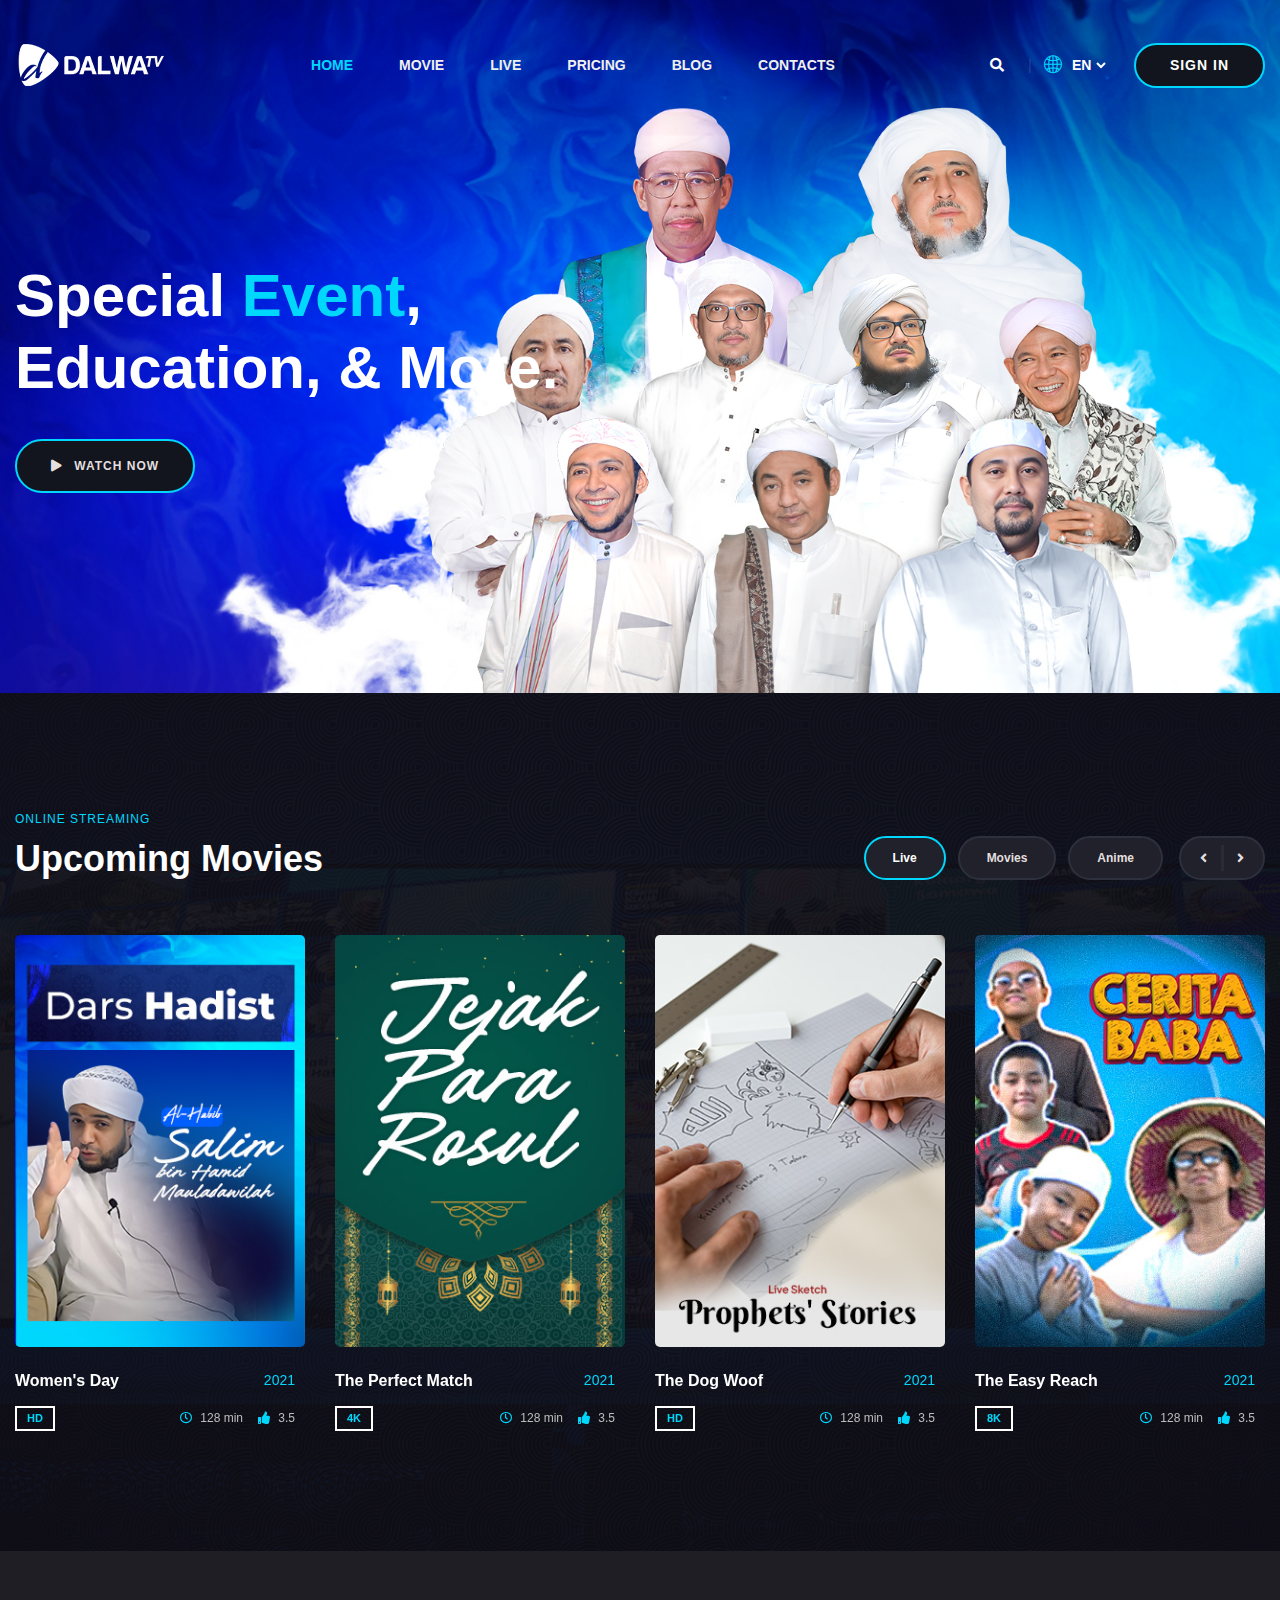
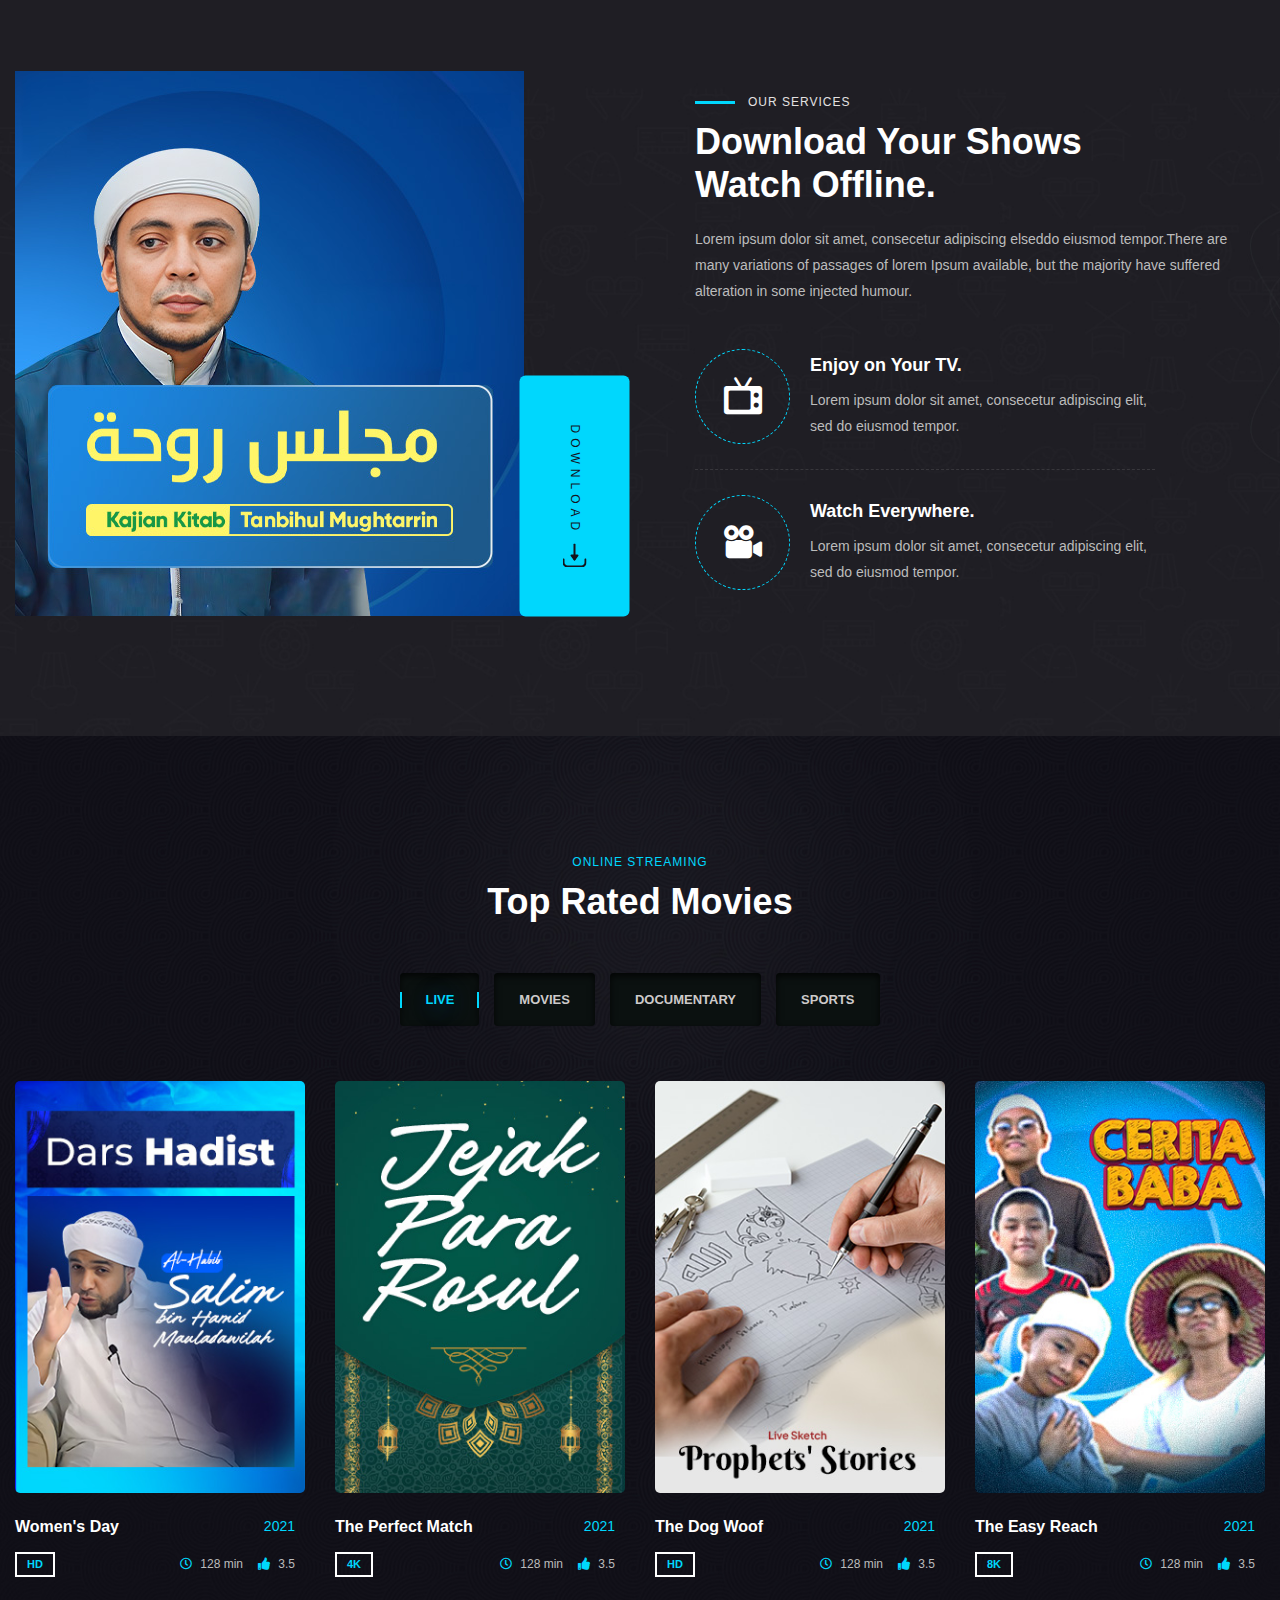
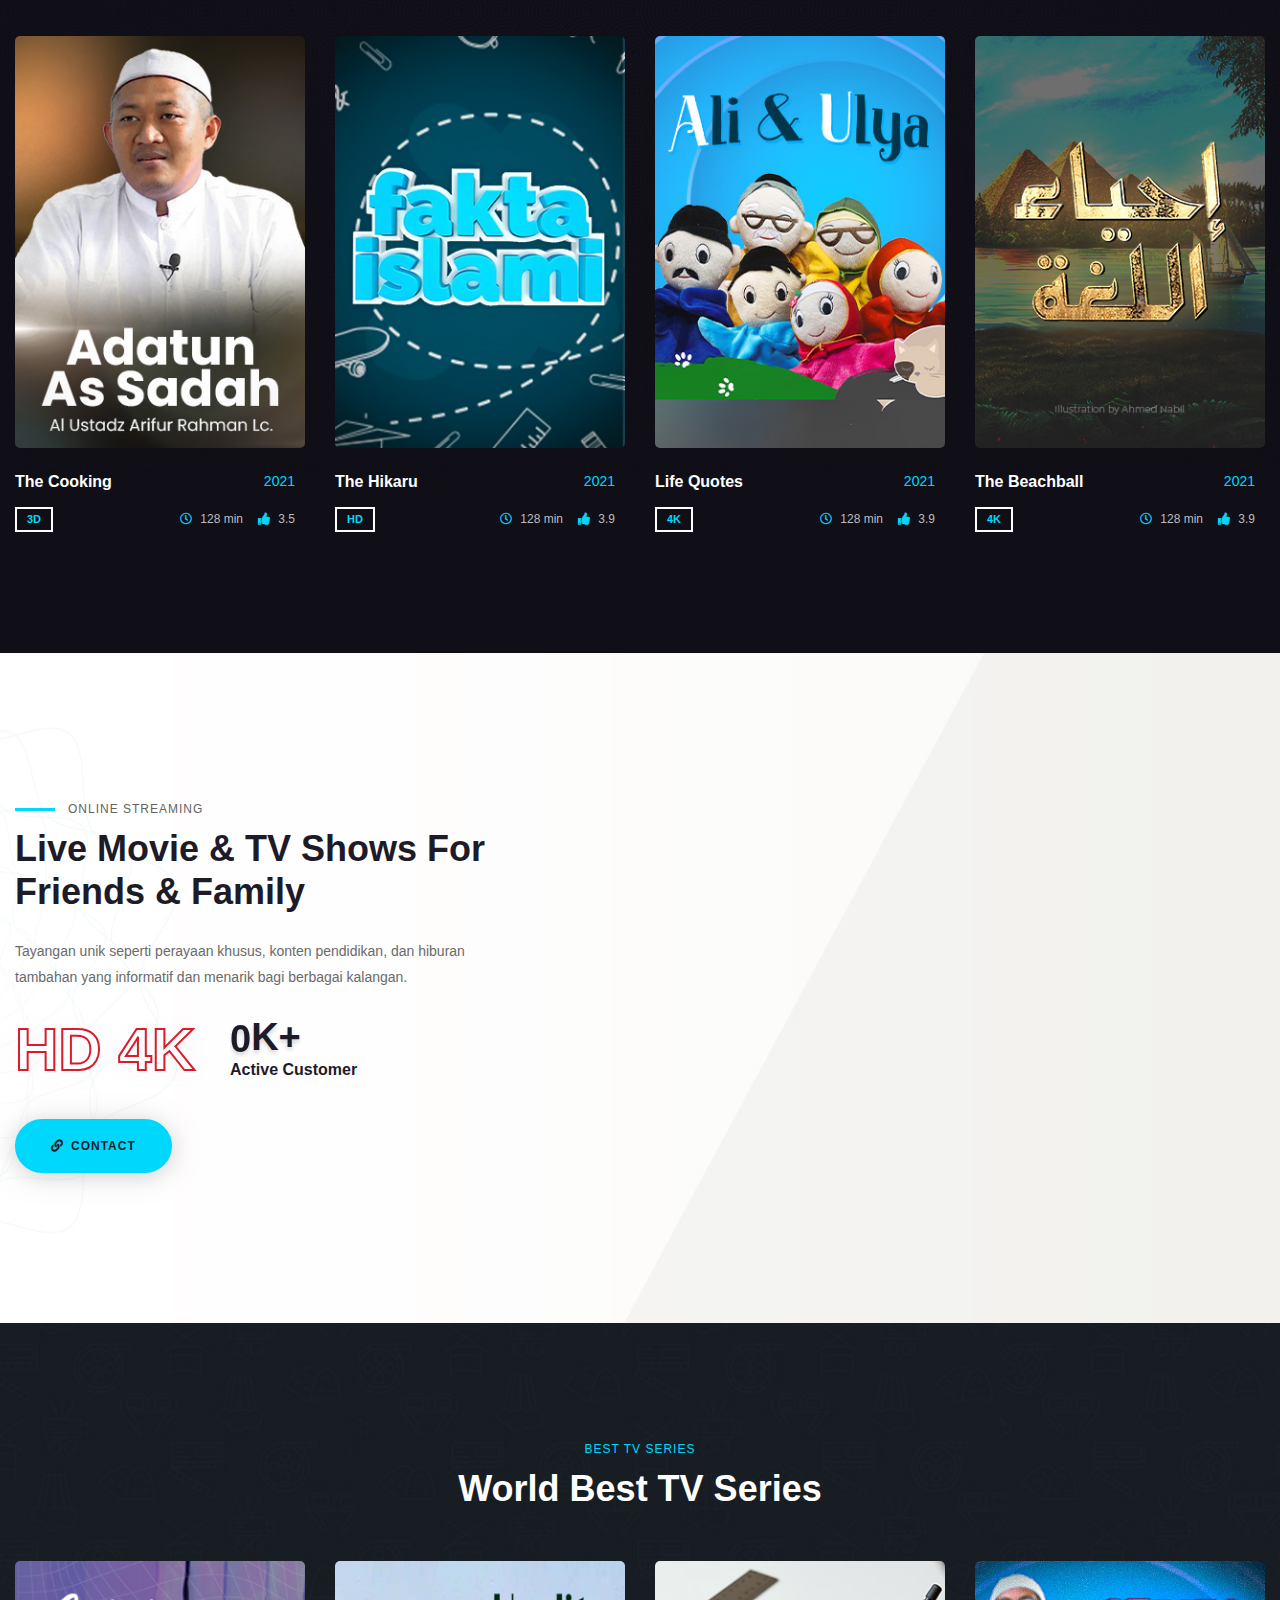
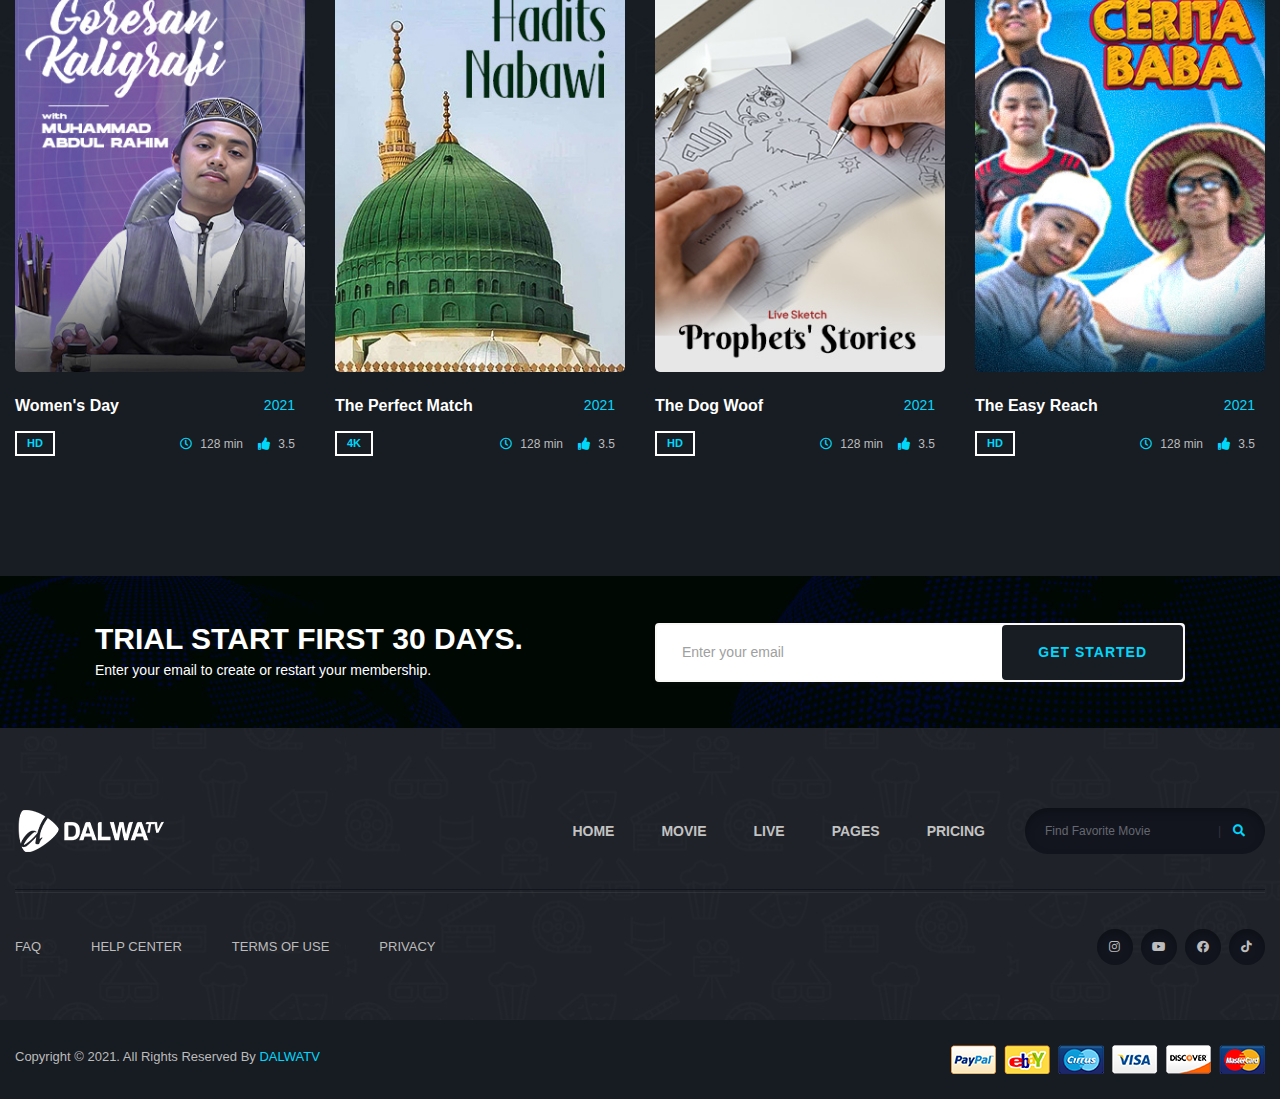
<file: index.html>
<!doctype html>
<html class="no-js" lang="">
    <head>
        <meta charset="utf-8">
        <meta http-equiv="x-ua-compatible" content="ie=edge">
        <title>DalwaTV - Saluran Informasi & Pendidikan</title>
        <meta name="description" content="">
        <meta name="viewport" content="width=device-width, initial-scale=1">

		<link rel="shortcut icon" type="image/x-icon" href="img/favicon.png">
        <!-- Place favicon.ico in the root directory -->

		<!-- CSS here -->
        <link rel="stylesheet" href="css/bootstrap.min.css">
        <link rel="stylesheet" href="css/animate.min.css">
        <link rel="stylesheet" href="css/magnific-popup.css">
        <link rel="stylesheet" href="css/fontawesome-all.min.css">
        <link rel="stylesheet" href="css/owl.carousel.min.css">
        <link rel="stylesheet" href="css/flaticon.css">
        <link rel="stylesheet" href="css/odometer.css">
        <link rel="stylesheet" href="css/aos.css">
        <link rel="stylesheet" href="css/slick.css">
        <link rel="stylesheet" href="css/default.css">
        <link rel="stylesheet" href="css/style.css">
        <link rel="stylesheet" href="css/responsive.css">
    </head>
    <body>

        <!-- preloader -->
        <div id="preloader">
            <div id="loading-center">
                <div id="loading-center-absolute">
                    <img src="img/preloader.jpg" alt="">
                </div>
            </div>
        </div>
        <!-- preloader-end -->

		<!-- Scroll-top -->
        <button class="scroll-top scroll-to-target" data-target="html">
            <i class="fas fa-angle-up"></i>
        </button>
        <!-- Scroll-top-end-->

        <!-- header-area -->
        <header>
            <div id="sticky-header" class="menu-area transparent-header">
                <div class="container custom-container">
                    <div class="row">
                        <div class="col-12">
                            <div class="mobile-nav-toggler"><i class="fas fa-bars"></i></div>
                            <div class="menu-wrap">
                                <nav class="menu-nav show">
                                    <div class="logo">
                                        <a href="index.html">
                                            <img src="img/logo/logo 1.png" alt="Logo">
                                        </a>
                                    </div>
                                    <div class="navbar-wrap main-menu d-none d-lg-flex">
                                        <ul class="navigation">
                                            <li class="active menu-item-has-children"><a href="#">Home</a>
                                                <ul class="submenu">
                                                    <li class="active"><a href="index.html">Home One</a></li>
                                                    <li><a href="index-2.html">Home Two</a></li>
                                                </ul>
                                            </li>
                                            <li class="menu-item-has-children"><a href="#">Movie</a>
                                                <ul class="submenu">
                                                    <li><a href="movie.html">Movie</a></li>
                                                    <li><a href="movie-details.html">Movie Details</a></li>
                                                </ul>
                                            </li>
                                            <li><a href="tv-show.html">Live</a></li>
                                            <li><a href="pricing.html">Pricing</a></li>
                                            <li class="menu-item-has-children"><a href="#">blog</a>
                                                <ul class="submenu">
                                                    <li><a href="blog.html">Our Blog</a></li>
                                                    <li><a href="blog-details.html">Blog Details</a></li>
                                                </ul>
                                            </li>
                                            <li><a href="contact.html">contacts</a></li>
                                        </ul>
                                    </div>
                                    <div class="header-action d-none d-md-block">
                                        <ul>
                                            <li class="header-search"><a href="#" data-toggle="modal" data-target="#search-modal"><i class="fas fa-search"></i></a></li>
                                            <li class="header-lang">
                                                <form action="#">
                                                    <div class="icon"><i class="flaticon-globe"></i></div>
                                                    <select id="lang-dropdown">
                                                        <option value="">En</option>
                                                        <option value="">Au</option>
                                                        <option value="">AR</option>
                                                        <option value="">TU</option>
                                                    </select>
                                                </form>
                                            </li>
                                            <li class="header-btn"><a href="#" class="btn">Sign In</a></li>
                                        </ul>
                                    </div>
                                </nav>
                            </div>

                            <!-- Mobile Menu  -->
                            <div class="mobile-menu">
                                <div class="close-btn"><i class="fas fa-times"></i></div>

                                <nav class="menu-box">
                                    <div class="nav-logo"><a href="index.html"><img src="img/logo/logo 1.png" alt="" title=""></a>
                                    </div>
                                    <div class="menu-outer">
                                        <!--Here Menu Will Come Automatically Via Javascript / Same Menu as in Header-->
                                    </div>
                                    <div class="social-links">
                                        <ul class="clearfix">
                                            <li><a href="#"><span class="fab fa-twitter"></span></a></li>
                                            <li><a href="#"><span class="fab fa-facebook-square"></span></a></li>
                                            <li><a href="#"><span class="fab fa-pinterest-p"></span></a></li>
                                            <li><a href="#"><span class="fab fa-instagram"></span></a></li>
                                            <li><a href="#"><span class="fab fa-youtube"></span></a></li>
                                        </ul>
                                    </div>
                                </nav>
                            </div>
                            <div class="menu-backdrop"></div>
                            <!-- End Mobile Menu -->

                            <!-- Modal Search -->
                            <div class="modal fade" id="search-modal" tabindex="-1" role="dialog" aria-hidden="true">
                                <div class="modal-dialog" role="document">
                                    <div class="modal-content">
                                        <form>
                                            <input type="text" placeholder="Search here...">
                                            <button><i class="fas fa-search"></i></button>
                                        </form>
                                    </div>
                                </div>
                            </div>
                            <!-- Modal Search-end -->

                        </div>
                    </div>
                </div>
            </div>
        </header>
        <!-- header-area-end -->


        <!-- main-area -->
        <main>

            <!-- banner-area -->
            <section class="banner-area banner-bg" data-background="img/banner/banner_bg01.jpg">
                <div class="container custom-container">
                    <div class="row">
                        <div class="col-xl-6 col-lg-8">
                            <div class="banner-content">
                                <h2 class="title wow fadeInUp" data-wow-delay=".4s" data-wow-duration="1.8s">Special <span>Event</span>, Education, & More.</h2>
                                <div class="banner-meta wow fadeInUp" data-wow-delay=".6s" data-wow-duration="1.8s">
                                </div>
                                <a href="https://www.youtube.com/watch?v=X9lL2jG2CHI" class="banner-btn btn popup-video wow fadeInUp" data-wow-delay=".8s" data-wow-duration="1.8s"><i class="fas fa-play"></i> Watch Now</a>
                            </div>
                        </div>
                    </div>
                </div>
            </section>
            <!-- banner-area-end -->

            <!-- up-coming-movie-area -->
            <section class="ucm-area ucm-bg" data-background="img/bg/ucm_bg.jpg">
                <div class="ucm-bg-shape" data-background="img/bg/ucm_bg_shape.png"></div>
                <div class="container">
                    <div class="row align-items-end mb-55">
                        <div class="col-lg-6">
                            <div class="section-title text-center text-lg-left">
                                <span class="sub-title">ONLINE STREAMING</span>
                                <h2 class="title">Upcoming Movies</h2>
                            </div>
                        </div>
                        <div class="col-lg-6">
                            <div class="ucm-nav-wrap">
                                <ul class="nav nav-tabs" id="myTab" role="tablist">
                                    <li class="nav-item" role="presentation">
                                        <a class="nav-link active" id="tvShow-tab" data-toggle="tab" href="#tvShow" role="tab" aria-controls="tvShow" aria-selected="true">Live</a>
                                    </li>
                                    <li class="nav-item" role="presentation">
                                        <a class="nav-link" id="movies-tab" data-toggle="tab" href="#movies" role="tab" aria-controls="movies" aria-selected="false">Movies</a>
                                    </li>
                                    <li class="nav-item" role="presentation">
                                        <a class="nav-link" id="anime-tab" data-toggle="tab" href="#anime" role="tab" aria-controls="anime" aria-selected="false">Anime</a>
                                    </li>
                                </ul>
                            </div>
                        </div>
                    </div>
                    <div class="tab-content" id="myTabContent">
                        <div class="tab-pane fade show active" id="tvShow" role="tabpanel" aria-labelledby="tvShow-tab">
                            <div class="ucm-active owl-carousel">
                                <div class="movie-item mb-50">
                                    <div class="movie-poster">
                                        <a href="movie-details.html"><img src="img/poster/ucm_poster01.jpg" alt=""></a>
                                    </div>
                                    <div class="movie-content">
                                        <div class="top">
                                            <h5 class="title"><a href="movie-details.html">Women's Day</a></h5>
                                            <span class="date">2021</span>
                                        </div>
                                        <div class="bottom">
                                            <ul>
                                                <li><span class="quality">hd</span></li>
                                                <li>
                                                    <span class="duration"><i class="far fa-clock"></i> 128 min</span>
                                                    <span class="rating"><i class="fas fa-thumbs-up"></i> 3.5</span>
                                                </li>
                                            </ul>
                                        </div>
                                    </div>
                                </div>
                                <div class="movie-item mb-50">
                                    <div class="movie-poster">
                                        <a href="movie-details.html"><img src="img/poster/ucm_poster02.jpg" alt=""></a>
                                    </div>
                                    <div class="movie-content">
                                        <div class="top">
                                            <h5 class="title"><a href="movie-details.html">The Perfect Match</a></h5>
                                            <span class="date">2021</span>
                                        </div>
                                        <div class="bottom">
                                            <ul>
                                                <li><span class="quality">4k</span></li>
                                                <li>
                                                    <span class="duration"><i class="far fa-clock"></i> 128 min</span>
                                                    <span class="rating"><i class="fas fa-thumbs-up"></i> 3.5</span>
                                                </li>
                                            </ul>
                                        </div>
                                    </div>
                                </div>
                                <div class="movie-item mb-50">
                                    <div class="movie-poster">
                                        <a href="movie-details.html"><img src="img/poster/ucm_poster03.jpg" alt=""></a>
                                    </div>
                                    <div class="movie-content">
                                        <div class="top">
                                            <h5 class="title"><a href="movie-details.html">The Dog Woof</a></h5>
                                            <span class="date">2021</span>
                                        </div>
                                        <div class="bottom">
                                            <ul>
                                                <li><span class="quality">hd</span></li>
                                                <li>
                                                    <span class="duration"><i class="far fa-clock"></i> 128 min</span>
                                                    <span class="rating"><i class="fas fa-thumbs-up"></i> 3.5</span>
                                                </li>
                                            </ul>
                                        </div>
                                    </div>
                                </div>
                                <div class="movie-item mb-50">
                                    <div class="movie-poster">
                                        <a href="movie-details.html"><img src="img/poster/ucm_poster04.jpg" alt=""></a>
                                    </div>
                                    <div class="movie-content">
                                        <div class="top">
                                            <h5 class="title"><a href="movie-details.html">The Easy Reach</a></h5>
                                            <span class="date">2021</span>
                                        </div>
                                        <div class="bottom">
                                            <ul>
                                                <li><span class="quality">8k</span></li>
                                                <li>
                                                    <span class="duration"><i class="far fa-clock"></i> 128 min</span>
                                                    <span class="rating"><i class="fas fa-thumbs-up"></i> 3.5</span>
                                                </li>
                                            </ul>
                                        </div>
                                    </div>
                                </div>
                                <div class="movie-item mb-50">
                                    <div class="movie-poster">
                                        <a href="movie-details.html"><img src="img/poster/ucm_poster05.jpg" alt=""></a>
                                    </div>
                                    <div class="movie-content">
                                        <div class="top">
                                            <h5 class="title"><a href="movie-details.html">The Cooking</a></h5>
                                            <span class="date">2021</span>
                                        </div>
                                        <div class="bottom">
                                            <ul>
                                                <li><span class="quality">hd</span></li>
                                                <li>
                                                    <span class="duration"><i class="far fa-clock"></i> 128 min</span>
                                                    <span class="rating"><i class="fas fa-thumbs-up"></i> 3.5</span>
                                                </li>
                                            </ul>
                                        </div>
                                    </div>
                                </div>
                            </div>
                        </div>
                        <div class="tab-pane fade" id="movies" role="tabpanel" aria-labelledby="movies-tab">
                            <div class="ucm-active owl-carousel">
                                <div class="movie-item mb-50">
                                    <div class="movie-poster">
                                        <a href="movie-details.html"><img src="img/poster/ucm_poster05.jpg" alt=""></a>
                                    </div>
                                    <div class="movie-content">
                                        <div class="top">
                                            <h5 class="title"><a href="movie-details.html">The Cooking</a></h5>
                                            <span class="date">2021</span>
                                        </div>
                                        <div class="bottom">
                                            <ul>
                                                <li><span class="quality">hd</span></li>
                                                <li>
                                                    <span class="duration"><i class="far fa-clock"></i> 128 min</span>
                                                    <span class="rating"><i class="fas fa-thumbs-up"></i> 3.5</span>
                                                </li>
                                            </ul>
                                        </div>
                                    </div>
                                </div>
                                <div class="movie-item mb-50">
                                    <div class="movie-poster">
                                        <a href="movie-details.html"><img src="img/poster/ucm_poster06.jpg" alt=""></a>
                                    </div>
                                    <div class="movie-content">
                                        <div class="top">
                                            <h5 class="title"><a href="movie-details.html">The Hikers</a></h5>
                                            <span class="date">2021</span>
                                        </div>
                                        <div class="bottom">
                                            <ul>
                                                <li><span class="quality">4k</span></li>
                                                <li>
                                                    <span class="duration"><i class="far fa-clock"></i> 128 min</span>
                                                    <span class="rating"><i class="fas fa-thumbs-up"></i> 3.5</span>
                                                </li>
                                            </ul>
                                        </div>
                                    </div>
                                </div>
                                <div class="movie-item mb-50">
                                    <div class="movie-poster">
                                        <a href="movie-details.html"><img src="img/poster/ucm_poster07.jpg" alt=""></a>
                                    </div>
                                    <div class="movie-content">
                                        <div class="top">
                                            <h5 class="title"><a href="movie-details.html">Life Quotes</a></h5>
                                            <span class="date">2021</span>
                                        </div>
                                        <div class="bottom">
                                            <ul>
                                                <li><span class="quality">hd</span></li>
                                                <li>
                                                    <span class="duration"><i class="far fa-clock"></i> 128 min</span>
                                                    <span class="rating"><i class="fas fa-thumbs-up"></i> 3.5</span>
                                                </li>
                                            </ul>
                                        </div>
                                    </div>
                                </div>
                                <div class="movie-item mb-50">
                                    <div class="movie-poster">
                                        <a href="movie-details.html"><img src="img/poster/ucm_poster08.jpg" alt=""></a>
                                    </div>
                                    <div class="movie-content">
                                        <div class="top">
                                            <h5 class="title"><a href="movie-details.html">The Beachball</a></h5>
                                            <span class="date">2021</span>
                                        </div>
                                        <div class="bottom">
                                            <ul>
                                                <li><span class="quality">4k</span></li>
                                                <li>
                                                    <span class="duration"><i class="far fa-clock"></i> 128 min</span>
                                                    <span class="rating"><i class="fas fa-thumbs-up"></i> 3.5</span>
                                                </li>
                                            </ul>
                                        </div>
                                    </div>
                                </div>
                                <div class="movie-item mb-50">
                                    <div class="movie-poster">
                                        <a href="movie-details.html"><img src="img/poster/ucm_poster03.jpg" alt=""></a>
                                    </div>
                                    <div class="movie-content">
                                        <div class="top">
                                            <h5 class="title"><a href="movie-details.html">The Dog Woof</a></h5>
                                            <span class="date">2021</span>
                                        </div>
                                        <div class="bottom">
                                            <ul>
                                                <li><span class="quality">hd</span></li>
                                                <li>
                                                    <span class="duration"><i class="far fa-clock"></i> 128 min</span>
                                                    <span class="rating"><i class="fas fa-thumbs-up"></i> 3.5</span>
                                                </li>
                                            </ul>
                                        </div>
                                    </div>
                                </div>
                            </div>
                        </div>
                        <div class="tab-pane fade" id="anime" role="tabpanel" aria-labelledby="anime-tab">
                            <div class="ucm-active owl-carousel">
                                <div class="movie-item mb-50">
                                    <div class="movie-poster">
                                        <a href="movie-details.html"><img src="img/poster/ucm_poster01.jpg" alt=""></a>
                                    </div>
                                    <div class="movie-content">
                                        <div class="top">
                                            <h5 class="title"><a href="movie-details.html">Women's Day</a></h5>
                                            <span class="date">2021</span>
                                        </div>
                                        <div class="bottom">
                                            <ul>
                                                <li><span class="quality">hd</span></li>
                                                <li>
                                                    <span class="duration"><i class="far fa-clock"></i> 128 min</span>
                                                    <span class="rating"><i class="fas fa-thumbs-up"></i> 3.5</span>
                                                </li>
                                            </ul>
                                        </div>
                                    </div>
                                </div>
                                <div class="movie-item mb-50">
                                    <div class="movie-poster">
                                        <a href="movie-details.html"><img src="img/poster/ucm_poster02.jpg" alt=""></a>
                                    </div>
                                    <div class="movie-content">
                                        <div class="top">
                                            <h5 class="title"><a href="movie-details.html">The Perfect Match</a></h5>
                                            <span class="date">2021</span>
                                        </div>
                                        <div class="bottom">
                                            <ul>
                                                <li><span class="quality">4k</span></li>
                                                <li>
                                                    <span class="duration"><i class="far fa-clock"></i> 128 min</span>
                                                    <span class="rating"><i class="fas fa-thumbs-up"></i> 3.5</span>
                                                </li>
                                            </ul>
                                        </div>
                                    </div>
                                </div>
                                <div class="movie-item mb-50">
                                    <div class="movie-poster">
                                        <a href="movie-details.html"><img src="img/poster/ucm_poster03.jpg" alt=""></a>
                                    </div>
                                    <div class="movie-content">
                                        <div class="top">
                                            <h5 class="title"><a href="movie-details.html">The Dog Woof</a></h5>
                                            <span class="date">2021</span>
                                        </div>
                                        <div class="bottom">
                                            <ul>
                                                <li><span class="quality">hd</span></li>
                                                <li>
                                                    <span class="duration"><i class="far fa-clock"></i> 128 min</span>
                                                    <span class="rating"><i class="fas fa-thumbs-up"></i> 3.5</span>
                                                </li>
                                            </ul>
                                        </div>
                                    </div>
                                </div>
                                <div class="movie-item mb-50">
                                    <div class="movie-poster">
                                        <a href="movie-details.html"><img src="img/poster/ucm_poster04.jpg" alt=""></a>
                                    </div>
                                    <div class="movie-content">
                                        <div class="top">
                                            <h5 class="title"><a href="movie-details.html">The Easy Reach</a></h5>
                                            <span class="date">2021</span>
                                        </div>
                                        <div class="bottom">
                                            <ul>
                                                <li><span class="quality">8k</span></li>
                                                <li>
                                                    <span class="duration"><i class="far fa-clock"></i> 128 min</span>
                                                    <span class="rating"><i class="fas fa-thumbs-up"></i> 3.5</span>
                                                </li>
                                            </ul>
                                        </div>
                                    </div>
                                </div>
                                <div class="movie-item mb-50">
                                    <div class="movie-poster">
                                        <a href="movie-details.html"><img src="img/poster/ucm_poster05.jpg" alt=""></a>
                                    </div>
                                    <div class="movie-content">
                                        <div class="top">
                                            <h5 class="title"><a href="movie-details.html">The Cooking</a></h5>
                                            <span class="date">2021</span>
                                        </div>
                                        <div class="bottom">
                                            <ul>
                                                <li><span class="quality">hd</span></li>
                                                <li>
                                                    <span class="duration"><i class="far fa-clock"></i> 128 min</span>
                                                    <span class="rating"><i class="fas fa-thumbs-up"></i> 3.5</span>
                                                </li>
                                            </ul>
                                        </div>
                                    </div>
                                </div>
                            </div>
                        </div>
                    </div>
                </div>
            </section>
            <!-- up-coming-movie-area-end -->

            <!-- services-area -->
            <section class="services-area services-bg" data-background="img/bg/services_bg.jpg">
                <div class="container">
                    <div class="row align-items-center">
                        <div class="col-lg-6">
                            <div class="services-img-wrap">
                                <img src="img/images/services_img.jpg" alt="">
                                <a href="img/images/services_img.jpg" class="download-btn" download>Download <img src="fonts/download.svg" alt=""></a>
                            </div>
                        </div>
                        <div class="col-lg-6">
                            <div class="services-content-wrap">
                                <div class="section-title title-style-two mb-20">
                                    <span class="sub-title">Our Services</span>
                                    <h2 class="title">Download Your Shows Watch Offline.</h2>
                                </div>
                                <p>Lorem ipsum dolor sit amet, consecetur adipiscing elseddo eiusmod tempor.There are many variations of passages of lorem
                                Ipsum available, but the majority have suffered alteration in some injected humour.</p>
                                <div class="services-list">
                                    <ul>
                                        <li>
                                            <div class="icon">
                                                <i class="flaticon-television"></i>
                                            </div>
                                            <div class="content">
                                                <h5>Enjoy on Your TV.</h5>
                                                <p>Lorem ipsum dolor sit amet, consecetur adipiscing elit, sed do eiusmod tempor.</p>
                                            </div>
                                        </li>
                                        <li>
                                            <div class="icon">
                                                <i class="flaticon-video-camera"></i>
                                            </div>
                                            <div class="content">
                                                <h5>Watch Everywhere.</h5>
                                                <p>Lorem ipsum dolor sit amet, consecetur adipiscing elit, sed do eiusmod tempor.</p>
                                            </div>
                                        </li>
                                    </ul>
                                </div>
                            </div>
                        </div>
                    </div>
                </div>
            </section>
            <!-- services-area-end -->

            <!-- top-rated-movie -->
            <section class="top-rated-movie tr-movie-bg" data-background="img/bg/tr_movies_bg.jpg">
                <div class="container">
                    <div class="row justify-content-center">
                        <div class="col-lg-8">
                            <div class="section-title text-center mb-50">
                                <span class="sub-title">ONLINE STREAMING</span>
                                <h2 class="title">Top Rated Movies</h2>
                            </div>
                        </div>
                    </div>
                    <div class="row justify-content-center">
                        <div class="col-lg-8">
                            <div class="tr-movie-menu-active text-center">
                                <button class="active" data-filter="*">Live</button>
                                <button class="" data-filter=".cat-one">Movies</button>
                                <button class="" data-filter=".cat-two">documentary</button>
                                <button class="" data-filter=".cat-three">sports</button>
                            </div>
                        </div>
                    </div>
                    <div class="row tr-movie-active">
                        <div class="col-xl-3 col-lg-4 col-sm-6 grid-item grid-sizer cat-two">
                            <div class="movie-item mb-60">
                                <div class="movie-poster">
                                    <a href="movie-details.html"><img src="img/poster/ucm_poster01.jpg" alt=""></a>
                                </div>
                                <div class="movie-content">
                                    <div class="top">
                                        <h5 class="title"><a href="movie-details.html">Women's Day</a></h5>
                                        <span class="date">2021</span>
                                    </div>
                                    <div class="bottom">
                                        <ul>
                                            <li><span class="quality">hd</span></li>
                                            <li>
                                                <span class="duration"><i class="far fa-clock"></i> 128 min</span>
                                                <span class="rating"><i class="fas fa-thumbs-up"></i> 3.5</span>
                                            </li>
                                        </ul>
                                    </div>
                                </div>
                            </div>
                        </div>
                        <div class="col-xl-3 col-lg-4 col-sm-6 grid-item grid-sizer cat-one cat-three">
                            <div class="movie-item mb-60">
                                <div class="movie-poster">
                                    <a href="movie-details.html"><img src="img/poster/ucm_poster02.jpg" alt=""></a>
                                </div>
                                <div class="movie-content">
                                    <div class="top">
                                        <h5 class="title"><a href="movie-details.html">The Perfect Match</a></h5>
                                        <span class="date">2021</span>
                                    </div>
                                    <div class="bottom">
                                        <ul>
                                            <li><span class="quality">4k</span></li>
                                            <li>
                                                <span class="duration"><i class="far fa-clock"></i> 128 min</span>
                                                <span class="rating"><i class="fas fa-thumbs-up"></i> 3.5</span>
                                            </li>
                                        </ul>
                                    </div>
                                </div>
                            </div>
                        </div>
                        <div class="col-xl-3 col-lg-4 col-sm-6 grid-item grid-sizer cat-two">
                            <div class="movie-item mb-60">
                                <div class="movie-poster">
                                    <a href="movie-details.html"><img src="img/poster/ucm_poster03.jpg" alt=""></a>
                                </div>
                                <div class="movie-content">
                                    <div class="top">
                                        <h5 class="title"><a href="movie-details.html">The Dog Woof</a></h5>
                                        <span class="date">2021</span>
                                    </div>
                                    <div class="bottom">
                                        <ul>
                                            <li><span class="quality">hd</span></li>
                                            <li>
                                                <span class="duration"><i class="far fa-clock"></i> 128 min</span>
                                                <span class="rating"><i class="fas fa-thumbs-up"></i> 3.5</span>
                                            </li>
                                        </ul>
                                    </div>
                                </div>
                            </div>
                        </div>
                        <div class="col-xl-3 col-lg-4 col-sm-6 grid-item grid-sizer cat-one cat-three">
                            <div class="movie-item mb-60">
                                <div class="movie-poster">
                                    <a href="movie-details.html"><img src="img/poster/ucm_poster04.jpg" alt=""></a>
                                </div>
                                <div class="movie-content">
                                    <div class="top">
                                        <h5 class="title"><a href="movie-details.html">The Easy Reach</a></h5>
                                        <span class="date">2021</span>
                                    </div>
                                    <div class="bottom">
                                        <ul>
                                            <li><span class="quality">8K</span></li>
                                            <li>
                                                <span class="duration"><i class="far fa-clock"></i> 128 min</span>
                                                <span class="rating"><i class="fas fa-thumbs-up"></i> 3.5</span>
                                            </li>
                                        </ul>
                                    </div>
                                </div>
                            </div>
                        </div>
                        <div class="col-xl-3 col-lg-4 col-sm-6 grid-item grid-sizer cat-two">
                            <div class="movie-item mb-60">
                                <div class="movie-poster">
                                    <a href="movie-details.html"><img src="img/poster/ucm_poster05.jpg" alt=""></a>
                                </div>
                                <div class="movie-content">
                                    <div class="top">
                                        <h5 class="title"><a href="movie-details.html">The Cooking</a></h5>
                                        <span class="date">2021</span>
                                    </div>
                                    <div class="bottom">
                                        <ul>
                                            <li><span class="quality">3D</span></li>
                                            <li>
                                                <span class="duration"><i class="far fa-clock"></i> 128 min</span>
                                                <span class="rating"><i class="fas fa-thumbs-up"></i> 3.5</span>
                                            </li>
                                        </ul>
                                    </div>
                                </div>
                            </div>
                        </div>
                        <div class="col-xl-3 col-lg-4 col-sm-6 grid-item grid-sizer cat-one cat-three">
                            <div class="movie-item mb-60">
                                <div class="movie-poster">
                                    <a href="movie-details.html"><img src="img/poster/ucm_poster06.jpg" alt=""></a>
                                </div>
                                <div class="movie-content">
                                    <div class="top">
                                        <h5 class="title"><a href="movie-details.html">The Hikaru</a></h5>
                                        <span class="date">2021</span>
                                    </div>
                                    <div class="bottom">
                                        <ul>
                                            <li><span class="quality">hd</span></li>
                                            <li>
                                                <span class="duration"><i class="far fa-clock"></i> 128 min</span>
                                                <span class="rating"><i class="fas fa-thumbs-up"></i> 3.9</span>
                                            </li>
                                        </ul>
                                    </div>
                                </div>
                            </div>
                        </div>
                        <div class="col-xl-3 col-lg-4 col-sm-6 grid-item grid-sizer cat-two">
                            <div class="movie-item mb-60">
                                <div class="movie-poster">
                                    <a href="movie-details.html"><img src="img/poster/ucm_poster07.jpg" alt=""></a>
                                </div>
                                <div class="movie-content">
                                    <div class="top">
                                        <h5 class="title"><a href="movie-details.html">Life Quotes</a></h5>
                                        <span class="date">2021</span>
                                    </div>
                                    <div class="bottom">
                                        <ul>
                                            <li><span class="quality">4K</span></li>
                                            <li>
                                                <span class="duration"><i class="far fa-clock"></i> 128 min</span>
                                                <span class="rating"><i class="fas fa-thumbs-up"></i> 3.9</span>
                                            </li>
                                        </ul>
                                    </div>
                                </div>
                            </div>
                        </div>
                        <div class="col-xl-3 col-lg-4 col-sm-6 grid-item grid-sizer cat-one cat-three">
                            <div class="movie-item mb-60">
                                <div class="movie-poster">
                                    <a href="movie-details.html"><img src="img/poster/ucm_poster08.jpg" alt=""></a>
                                </div>
                                <div class="movie-content">
                                    <div class="top">
                                        <h5 class="title"><a href="movie-details.html">The Beachball</a></h5>
                                        <span class="date">2021</span>
                                    </div>
                                    <div class="bottom">
                                        <ul>
                                            <li><span class="quality">4K</span></li>
                                            <li>
                                                <span class="duration"><i class="far fa-clock"></i> 128 min</span>
                                                <span class="rating"><i class="fas fa-thumbs-up"></i> 3.9</span>
                                            </li>
                                        </ul>
                                    </div>
                                </div>
                            </div>
                        </div>
                    </div>
                </div>
            </section>
            <!-- top-rated-movie-end -->

            <!-- live-area -->
            <section class="live-area live-bg fix" data-background="img/bg/live_bg.jpg">
                <div class="container">
                    <div class="row align-items-center">
                        <div class="col-xl-5 col-lg-6">
                            <div class="section-title title-style-two mb-25">
                                <span class="sub-title">ONLINE STREAMING</span>
                                <h2 class="title">Live Movie & TV Shows For Friends & Family</h2>
                            </div>
                            <div class="live-movie-content">
                                <p>Tayangan unik seperti perayaan khusus, konten pendidikan, dan hiburan tambahan yang informatif dan menarik bagi berbagai kalangan.</p>
                                <div class="live-fact-wrap">
                                    <div class="resolution">
                                        <h2>HD 4K</h2>
                                    </div>
                                    <div class="active-customer">
                                        <h4><span class="odometer" data-count="20"></span>K+</h4>
                                        <p>Active Customer</p>
                                    </div>
                                </div>
                                <a href="https://linktr.ee/dalwa.tv_?fbclid=PAZXh0bgNhZW0CMTEAAaZ-WeDBd4ve_D1FMd3QvF8MjAdCG0hvN-z6zotrgOSMeegiDmKjkdWnS54_aem_cqL0sFDyc-rEvjtJv9Mc1g" class="btn popup-link"><i class="fas fa-link"></i>Contact </a>
                            </div>
                        </div>
                        <div class="col-xl-7 col-lg-6">
                            <div class="live-movie-img wow fadeInRight" data-wow-delay=".2s" data-wow-duration="1.8s">
                                <img src="img/images/live_img.png" alt="">
                            </div>
                        </div>
                    </div>
                </div>
            </section>
            <!-- live-area-end -->

            <!-- tv-series-area -->
            <section class="tv-series-area tv-series-bg" data-background="img/bg/tv_series_bg.jpg">
                <div class="container">
                    <div class="row justify-content-center">
                        <div class="col-lg-8">
                            <div class="section-title text-center mb-50">
                                <span class="sub-title">Best TV Series</span>
                                <h2 class="title">World Best TV Series</h2>
                            </div>
                        </div>
                    </div>
                    <div class="row justify-content-center">
                        <div class="col-xl-3 col-lg-4 col-sm-6">
                            <div class="movie-item mb-50">
                                <div class="movie-poster">
                                    <a href="movie-details.html"><img src="img/poster/ucm_poster09.jpg" alt=""></a>
                                </div>
                                <div class="movie-content">
                                    <div class="top">
                                        <h5 class="title"><a href="movie-details.html">Women's Day</a></h5>
                                        <span class="date">2021</span>
                                    </div>
                                    <div class="bottom">
                                        <ul>
                                            <li><span class="quality">hd</span></li>
                                            <li>
                                                <span class="duration"><i class="far fa-clock"></i> 128 min</span>
                                                <span class="rating"><i class="fas fa-thumbs-up"></i> 3.5</span>
                                            </li>
                                        </ul>
                                    </div>
                                </div>
                            </div>
                        </div>
                        <div class="col-xl-3 col-lg-4 col-sm-6">
                            <div class="movie-item mb-50">
                                <div class="movie-poster">
                                    <a href="movie-details.html"><img src="img/poster/ucm_poster10.jpg" alt=""></a>
                                </div>
                                <div class="movie-content">
                                    <div class="top">
                                        <h5 class="title"><a href="movie-details.html">The Perfect Match</a></h5>
                                        <span class="date">2021</span>
                                    </div>
                                    <div class="bottom">
                                        <ul>
                                            <li><span class="quality">4k</span></li>
                                            <li>
                                                <span class="duration"><i class="far fa-clock"></i> 128 min</span>
                                                <span class="rating"><i class="fas fa-thumbs-up"></i> 3.5</span>
                                            </li>
                                        </ul>
                                    </div>
                                </div>
                            </div>
                        </div>
                        <div class="col-xl-3 col-lg-4 col-sm-6">
                            <div class="movie-item mb-50">
                                <div class="movie-poster">
                                    <a href="movie-details.html"><img src="img/poster/ucm_poster03.jpg" alt=""></a>
                                </div>
                                <div class="movie-content">
                                    <div class="top">
                                        <h5 class="title"><a href="movie-details.html">The Dog Woof</a></h5>
                                        <span class="date">2021</span>
                                    </div>
                                    <div class="bottom">
                                        <ul>
                                            <li><span class="quality">hd</span></li>
                                            <li>
                                                <span class="duration"><i class="far fa-clock"></i> 128 min</span>
                                                <span class="rating"><i class="fas fa-thumbs-up"></i> 3.5</span>
                                            </li>
                                        </ul>
                                    </div>
                                </div>
                            </div>
                        </div>
                        <div class="col-xl-3 col-lg-4 col-sm-6">
                            <div class="movie-item mb-50">
                                <div class="movie-poster">
                                    <a href="movie-details.html"><img src="img/poster/ucm_poster04.jpg" alt=""></a>
                                </div>
                                <div class="movie-content">
                                    <div class="top">
                                        <h5 class="title"><a href="movie-details.html">The Easy Reach</a></h5>
                                        <span class="date">2021</span>
                                    </div>
                                    <div class="bottom">
                                        <ul>
                                            <li><span class="quality">hd</span></li>
                                            <li>
                                                <span class="duration"><i class="far fa-clock"></i> 128 min</span>
                                                <span class="rating"><i class="fas fa-thumbs-up"></i> 3.5</span>
                                            </li>
                                        </ul>
                                    </div>
                                </div>
                            </div>
                        </div>
                    </div>
                </div>
            </section>
            <!-- tv-series-area-end -->

            <!-- newsletter-area -->
            <section class="newsletter-area newsletter-bg" data-background="img/bg/newsletter_bg.jpg">
                <div class="container">
                    <div class="newsletter-inner-wrap">
                        <div class="row align-items-center">
                            <div class="col-lg-6">
                                <div class="newsletter-content">
                                    <h4>Trial Start First 30 Days.</h4>
                                    <p>Enter your email to create or restart your membership.</p>
                                </div>
                            </div>
                            <div class="col-lg-6">
                                <form action="#" class="newsletter-form">
                                    <input type="email" required placeholder="Enter your email">
                                    <button class="btn">get started</button>
                                </form>
                            </div>
                        </div>
                    </div>
                </div>
            </section>
            <!-- newsletter-area-end -->

        </main>
        <!-- main-area-end -->


        <!-- footer-area -->
        <footer>
            <div class="footer-top-wrap">
                <div class="container">
                    <div class="footer-menu-wrap">
                        <div class="row align-items-center">
                            <div class="col-lg-3">
                                <div class="footer-logo">
                                    <a href="index.html"><img src="img/logo/logo 1.png" alt=""></a>
                                </div>
                            </div>
                            <div class="col-lg-9">
                                <div class="footer-menu">
                                    <nav>
                                        <ul class="navigation">
                                            <li><a href="index.html">Home</a></li>
                                            <li><a href="index.html">Movie</a></li>
                                            <li><a href="index.html">Live</a></li>
                                            <li><a href="index.html">pages</a></li>
                                            <li><a href="pricing.html">Pricing</a></li>
                                        </ul>
                                        <div class="footer-search">
                                            <form action="#">
                                                <input type="text" placeholder="Find Favorite Movie">
                                                <button><i class="fas fa-search"></i></button>
                                            </form>
                                        </div>
                                    </nav>
                                </div>
                            </div>
                        </div>
                    </div>
                    <div class="footer-quick-link-wrap">
                        <div class="row align-items-center">
                            <div class="col-md-7">
                                <div class="quick-link-list">
                                    <ul>
                                        <li><a href="#">FAQ</a></li>
                                        <li><a href="#">Help Center</a></li>
                                        <li><a href="#">Terms of Use</a></li>
                                        <li><a href="#">Privacy</a></li>
                                    </ul>
                                </div>
                            </div>
                            <div class="col-md-5">
                                <div class="footer-social">
                                    <ul>
                                        <li><a href="https://www.instagram.com/dalwa.tv_"><i class="fab fa-instagram"><source></i></a></li>
                                        <li><a href="https://www.youtube.com/@DalwaTV"><i class="fab fa-youtube"></i></a></li>
                                        <li><a href="https://www.facebook.com/dalwa.tv/"><i class="fab fa-facebook"></i></a></li>
                                        <li><a href="https://www.tiktok.com/@dalwatv"><i class="fab fa-tiktok"></i></a></li>
                                    </ul>
                                </div>
                            </div>
                        </div>
                    </div>
                </div>
            </div>
            <div class="copyright-wrap">
                <div class="container">
                    <div class="row">
                        <div class="col-lg-6 col-md-6">
                            <div class="copyright-text">
                                <p>Copyright &copy; 2021. All Rights Reserved By <a href="index.html">DALWATV</a></p>
                            </div>
                        </div>
                        <div class="col-lg-6 col-md-6">
                            <div class="payment-method-img text-center text-md-right">
                                <img src="img/images/card_img.png" alt="img">
                            </div>
                        </div>
                    </div>
                </div>
            </div>
        </footer>
        <!-- footer-area-end -->





		<!-- JS here -->
        <script src="js/vendor/jquery-3.6.0.min.js"></script>
        <script src="js/popper.min.js"></script>
        <script src="js/bootstrap.min.js"></script>
        <script src="js/isotope.pkgd.min.js"></script>
        <script src="js/imagesloaded.pkgd.min.js"></script>
        <script src="js/jquery.magnific-popup.min.js"></script>
        <script src="js/owl.carousel.min.js"></script>
        <script src="js/jquery.odometer.min.js"></script>
        <script src="js/jquery.appear.js"></script>
        <script src="js/slick.min.js"></script>
        <script src="js/ajax-form.js"></script>
        <script src="js/wow.min.js"></script>
        <script src="js/aos.js"></script>
        <script src="js/plugins.js"></script>
        <script src="js/main.js"></script>
    </body>
</html>
</file>
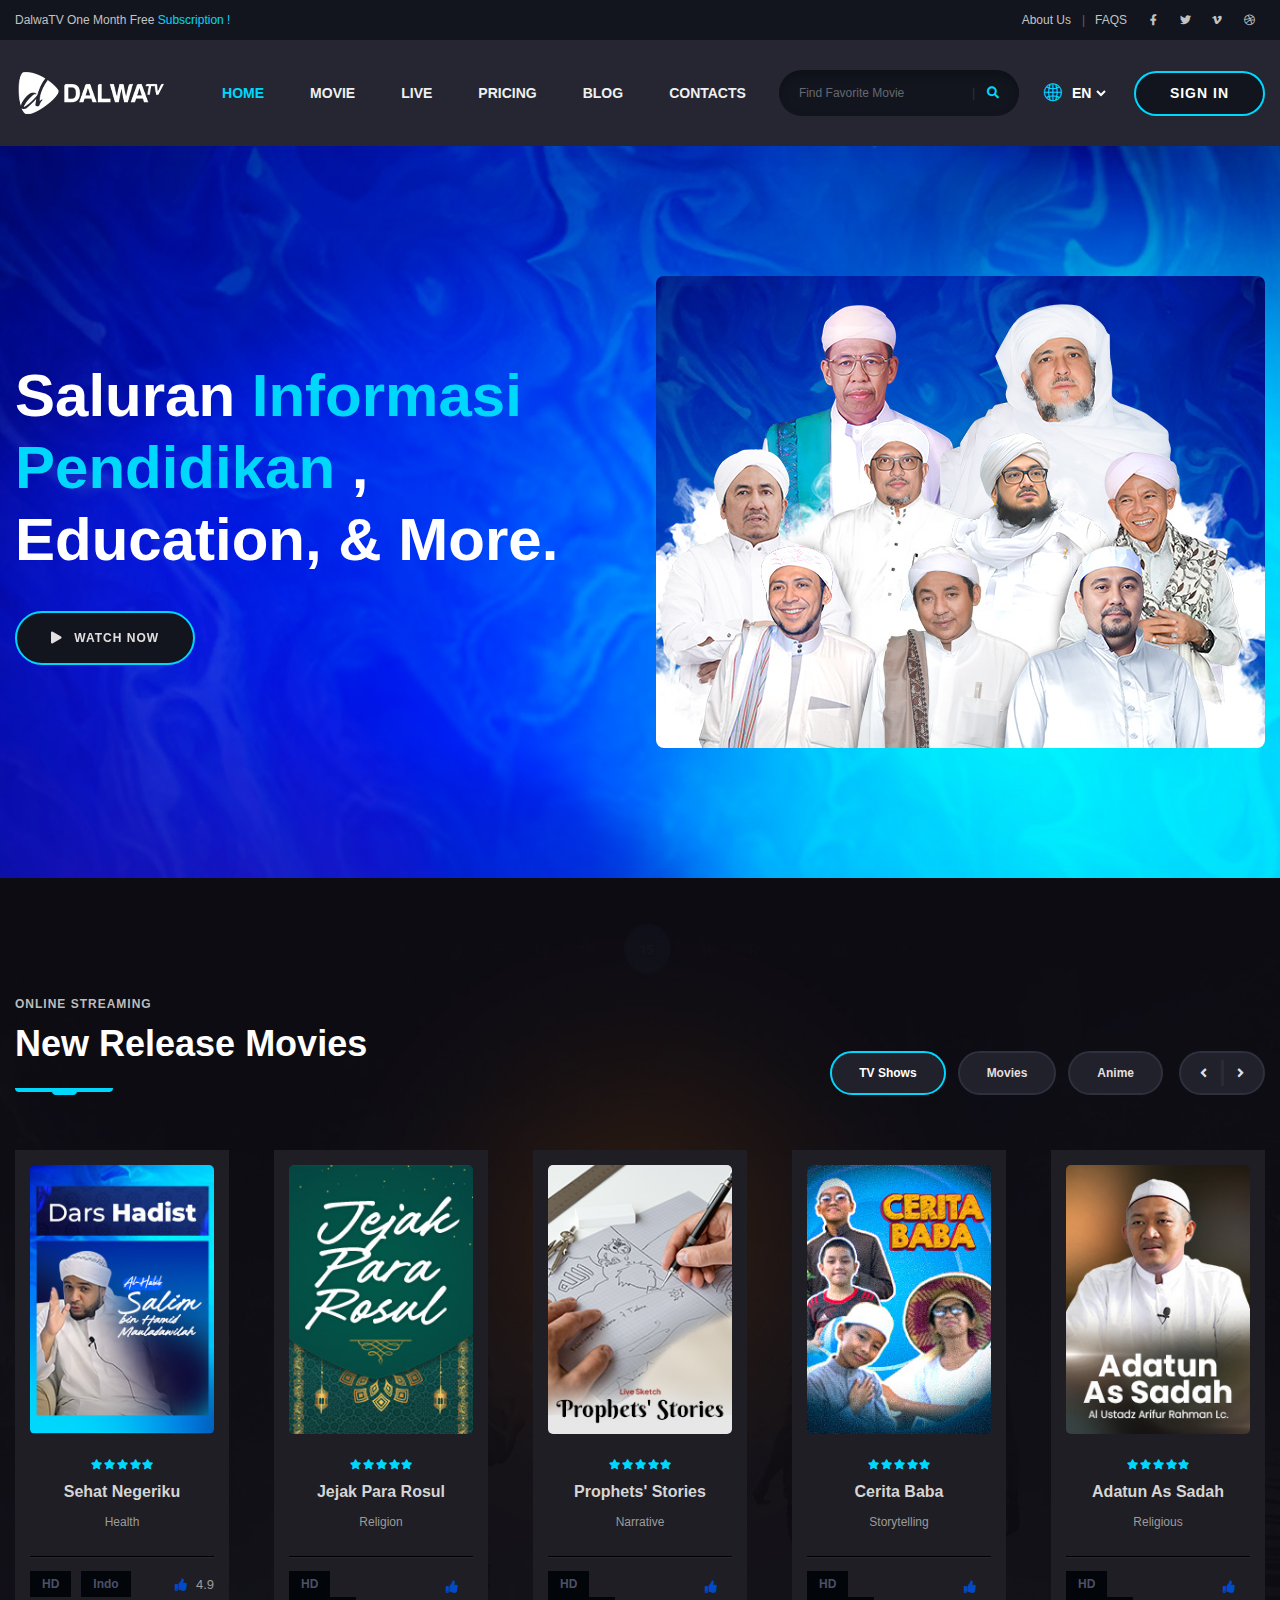
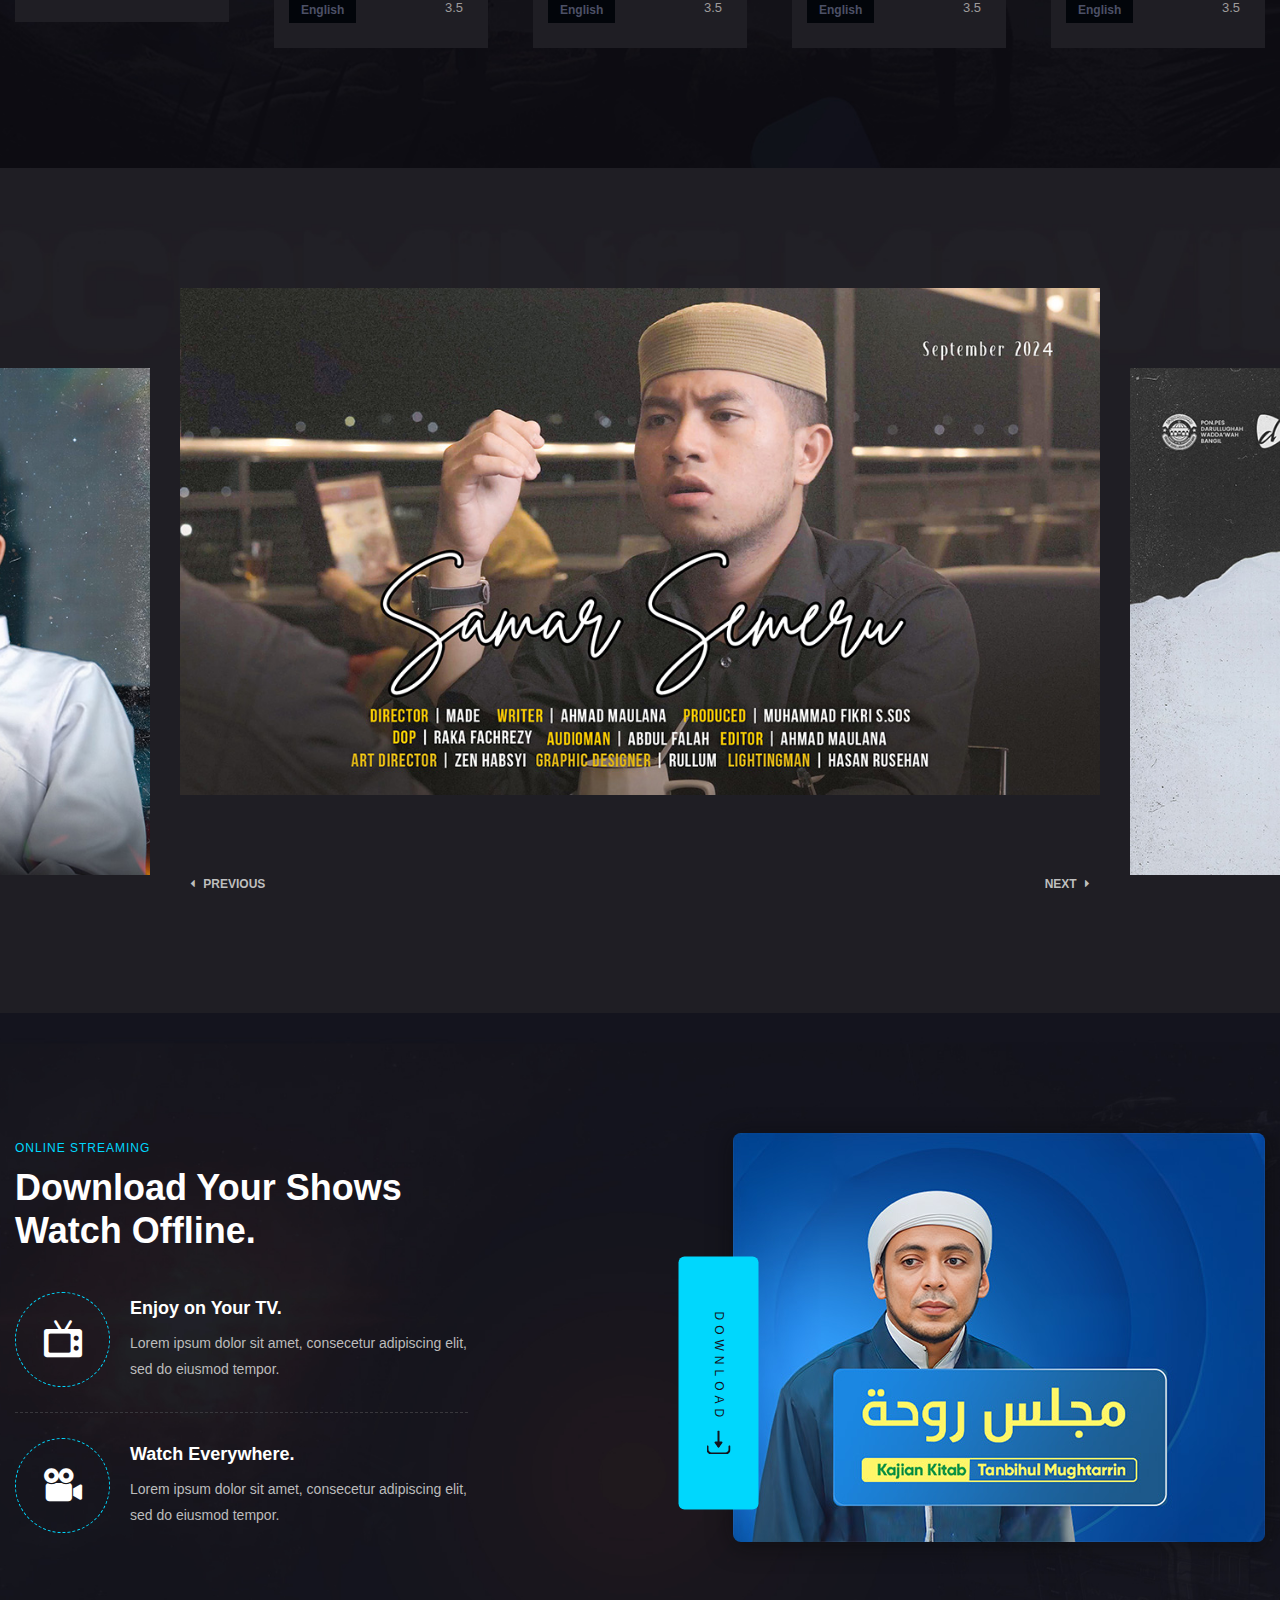
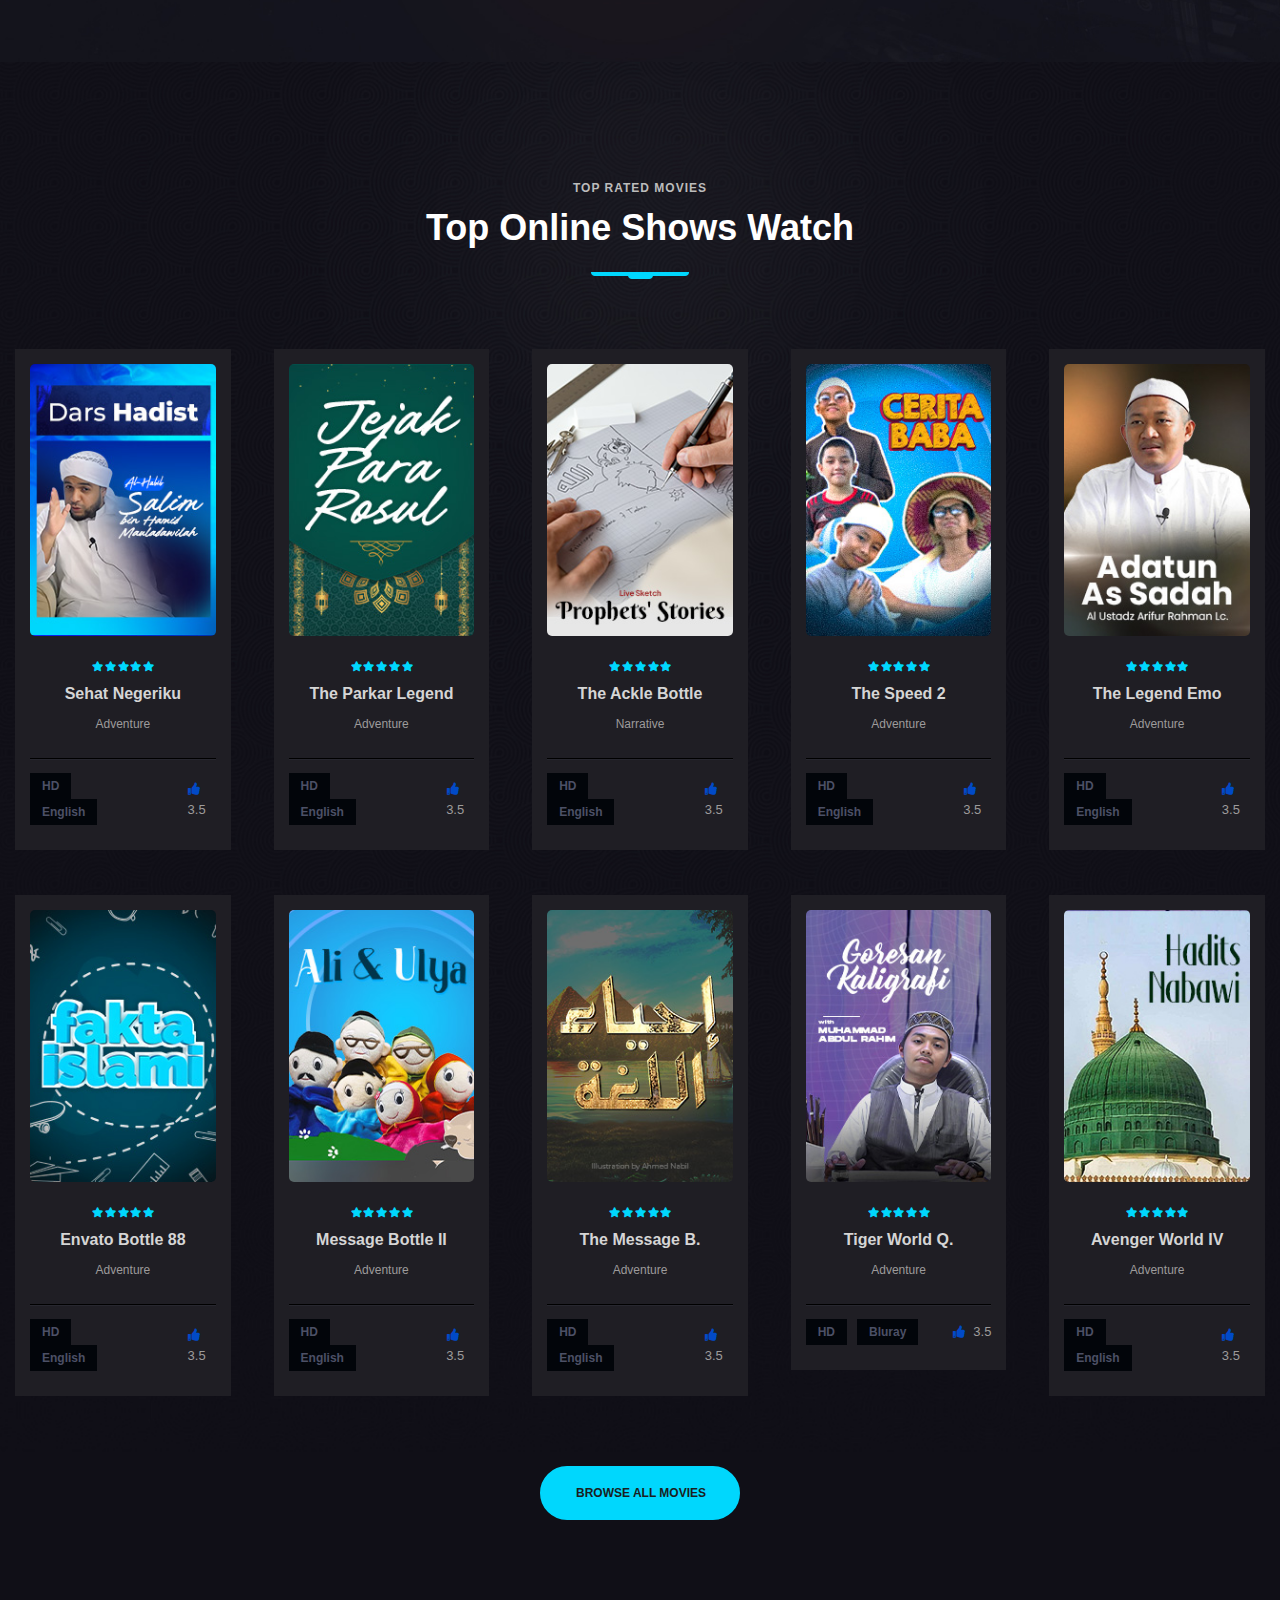
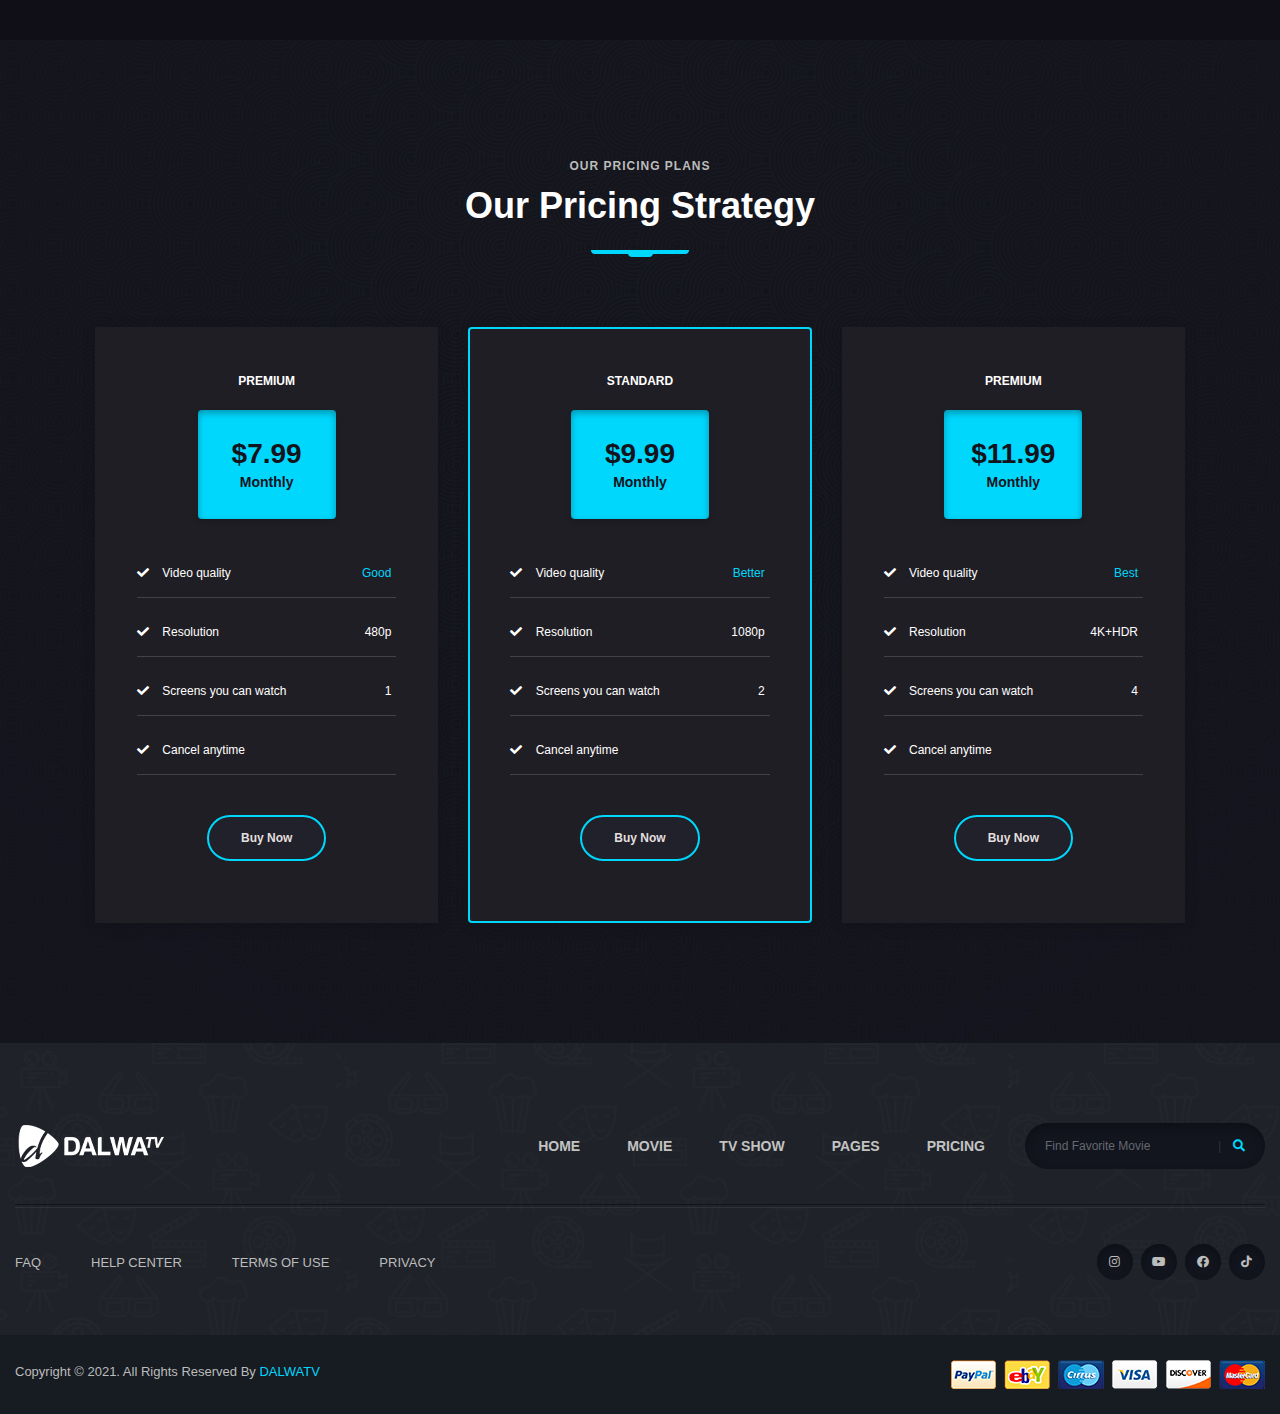
<file: index-2.html>
<!doctype html>
<html class="no-js" lang="">
    <head>
        <meta charset="utf-8">
        <meta http-equiv="x-ua-compatible" content="ie=edge">
        <title>DalwaTV - Saluran Informasi & Pendidikan</title>
        <meta name="description" content="">
        <meta name="viewport" content="width=device-width, initial-scale=1">

		<link rel="shortcut icon" type="image/x-icon" href="img/favicon.png">
        <!-- Place favicon.ico in the root directory -->

		<!-- CSS here -->
        <link rel="stylesheet" href="css/bootstrap.min.css">
        <link rel="stylesheet" href="css/animate.min.css">
        <link rel="stylesheet" href="css/magnific-popup.css">
        <link rel="stylesheet" href="css/fontawesome-all.min.css">
        <link rel="stylesheet" href="css/owl.carousel.min.css">
        <link rel="stylesheet" href="css/flaticon.css">
        <link rel="stylesheet" href="css/odometer.css">
        <link rel="stylesheet" href="css/aos.css">
        <link rel="stylesheet" href="css/slick.css">
        <link rel="stylesheet" href="css/default.css">
        <link rel="stylesheet" href="css/style.css">
        <link rel="stylesheet" href="css/responsive.css">
    </head>
    <body>

        <!-- preloader -->
        <div id="preloader">
            <div id="loading-center">
                <div id="loading-center-absolute">
                    <img src="img/preloader.jpg" alt="">
                </div>
            </div>
        </div>
        <!-- preloader-end -->

		<!-- Scroll-top -->
        <button class="scroll-top scroll-to-target" data-target="html">
            <i class="fas fa-angle-up"></i>
        </button>
        <!-- Scroll-top-end-->

        <!-- header-area -->
        <header class="header-style-two">
            <div class="header-top-wrap">
                <div class="container custom-container">
                    <div class="row align-items-center">
                        <div class="col-md-6 d-none d-md-block">
                            <div class="header-top-subs">
                                <p>DalwaTV One Month Free <span>Subscription !</span></p>
                            </div>
                        </div>
                        <div class="col-md-6">
                            <div class="header-top-link">
                                <ul class="quick-link">
                                    <li><a href="#">About Us</a></li>
                                    <li><a href="#">FAQS</a></li>
                                </ul>
                                <ul class="header-social">
                                    <li><a href="#"><i class="fab fa-facebook-f"></i></a></li>
                                    <li><a href="#"><i class="fab fa-twitter"></i></a></li>
                                    <li><a href="#"><i class="fab fa-vimeo-v"></i></a></li>
                                    <li><a href="#"><i class="fab fa-dribbble"></i></a></li>
                                </ul>
                            </div>
                        </div>
                    </div>
                </div>
            </div>
            <div id="sticky-header" class="menu-area">
                <div class="container custom-container">
                    <div class="row">
                        <div class="col-12">
                            <div class="mobile-nav-toggler"><i class="fas fa-bars"></i></div>
                            <div class="menu-wrap">
                                <nav class="menu-nav show">
                                    <div class="logo">
                                        <a href="index.html">
                                            <img src="img/logo/logo 1.png" alt="Logo">
                                        </a>
                                    </div>
                                    <div class="navbar-wrap main-menu d-none d-lg-flex">
                                        <ul class="navigation">
                                            <li class="active menu-item-has-children"><a href="#">Home</a>
                                                <ul class="submenu">
                                                    <li><a href="index.html">Home One</a></li>
                                                    <li class="active"><a href="index-2.html">Home Two</a></li>
                                                </ul>
                                            </li>
                                            <li class="menu-item-has-children"><a href="#">Movie</a>
                                                <ul class="submenu">
                                                    <li><a href="movie.html">Movie</a></li>
                                                    <li><a href="movie-details.html">Movie Details</a></li>
                                                </ul>
                                            </li>
                                            <li><a href="tv-show.html">Live</a></li>
                                            <li><a href="pricing.html">Pricing</a></li>
                                            <li class="menu-item-has-children"><a href="#">blog</a>
                                                <ul class="submenu">
                                                    <li><a href="blog.html">Our Blog</a></li>
                                                    <li><a href="blog-details.html">Blog Details</a></li>
                                                </ul>
                                            </li>
                                            <li><a href="contact.html">contacts</a></li>
                                        </ul>
                                    </div>
                                    <div class="header-action d-none d-md-block">
                                        <ul>
                                            <li class="d-none d-xl-block">
                                                <div class="footer-search">
                                                    <form action="#">
                                                        <input type="text" placeholder="Find Favorite Movie">
                                                        <button><i class="fas fa-search"></i></button>
                                                    </form>
                                                </div>
                                            </li>
                                            <li class="header-lang">
                                                <form action="#">
                                                    <div class="icon"><i class="flaticon-globe"></i></div>
                                                    <select id="lang-dropdown">
                                                        <option value="">En</option>
                                                        <option value="">Au</option>
                                                        <option value="">AR</option>
                                                        <option value="">TU</option>
                                                    </select>
                                                </form>
                                            </li>
                                            <li class="header-btn"><a href="#" class="btn">Sign In</a></li>
                                        </ul>
                                    </div>
                                </nav>
                            </div>

                            <!-- Mobile Menu  -->
                            <div class="mobile-menu">
                                <div class="close-btn"><i class="fas fa-times"></i></div>

                                <nav class="menu-box">
                                    <div class="nav-logo"><a href="index.html"><img src="img/logo/logo 1.png" alt="" title=""></a>
                                    </div>
                                    <div class="menu-outer">
                                        <!--Here Menu Will Come Automatically Via Javascript / Same Menu as in Header-->
                                    </div>
                                    <div class="social-links">
                                        <ul class="clearfix">
                                            <li><a href="#"><span class="fab fa-twitter"></span></a></li>
                                            <li><a href="#"><span class="fab fa-facebook-square"></span></a></li>
                                            <li><a href="#"><span class="fab fa-pinterest-p"></span></a></li>
                                            <li><a href="#"><span class="fab fa-instagram"></span></a></li>
                                            <li><a href="#"><span class="fab fa-youtube"></span></a></li>
                                        </ul>
                                    </div>
                                </nav>
                            </div>
                            <div class="menu-backdrop"></div>
                            <!-- End Mobile Menu -->

                        </div>
                    </div>
                </div>
            </div>
        </header>
        <!-- header-area-end -->


        <!-- main-area -->
        <main>

            <!-- slider-area -->
            <section class="slider-area slider-bg" data-background="img/banner/s_slider_bg.jpg">
                <div class="slider-active">
                    <div class="slider-item">
                        <div class="container">
                            <div class="row align-items-center">
                                <div class="col-lg-6 order-0 order-lg-2">
                                    <div class="slider-img text-center text-lg-right" data-animation="fadeInRight" data-delay="1s">
                                        <img src="img/banner/slider_img01.jpg" alt="">
                                    </div>
                                </div>
                                <div class="col-lg-6">
                                    <div class="banner-content">
                                        <h2 class="title" data-animation="fadeInUp" data-delay=".4s">Saluran <span>Informasi Pendidikan </span>, Education, & More.</h2>
                                        <div class="banner-meta" data-animation="fadeInUp" data-delay=".6s">
                                        </div>
                                        <a href="https://www.youtube.com/watch?v=R2gbPxeNk2E" class="banner-btn btn popup-video" data-animation="fadeInUp" data-delay=".8s"><i class="fas fa-play"></i> Watch Now</a>
                                    </div>
                                </div>
                            </div>
                        </div>
                    </div>
                    <div class="slider-item">
                        <div class="container">
                            <div class="row align-items-center">
                                <div class="col-lg-6 order-0 order-lg-2">
                                    <div class="slider-img text-center text-lg-right" data-animation="fadeInRight" data-delay="1s">
                                        <img src="img/banner/slider_img02.jpg" alt="">
                                    </div>
                                </div>
                                <div class="col-lg-6">
                                    <div class="banner-content">
                                        <h2 class="title" data-animation="fadeInUp" data-delay=".4s">Special <span>Event</span>, Education, & More</h2>
                                        <div class="banner-meta" data-animation="fadeInUp" data-delay=".6s">
                                        </div>
                                        <a href="https://www.youtube.com/watch?v=R2gbPxeNk2E" class="banner-btn btn popup-video" data-animation="fadeInUp" data-delay=".8s"><i class="fas fa-play"></i> Watch Now</a>
                                    </div>
                                </div>
                            </div>
                        </div>
                    </div>
                    <div class="slider-item">
                        <div class="container">
                            <div class="row align-items-center">
                                <div class="col-lg-6 order-0 order-lg-2">
                                    <div class="slider-img text-center text-lg-right" data-animation="fadeInRight" data-delay="1s">
                                        <img src="img/banner/slider_img03.jpg" alt="">
                                    </div>
                                </div>
                                <div class="col-lg-6">
                                    <div class="banner-content">
                                        <h6 class="sub-title" data-animation="fadeInUp" data-delay=".2s">DalwaTV</h6>
                                        <h2 class="title" data-animation="fadeInUp" data-delay=".4s">Special <span>Event</span>, Education, & More.</h2>
                                        <div class="banner-meta" data-animation="fadeInUp" data-delay=".6s">
                                            <ul>
                                                <li class="quality">
                                                    <span>Pg 18</span>
                                                    <span>hd</span>
                                                </li>
                                                <li class="category">
                                                    <a href="#">Romance,</a>
                                                    <a href="#">Drama</a>
                                                </li>
                                                <li class="release-time">
                                                    <span><i class="far fa-calendar-alt"></i> 2021</span>
                                                    <span><i class="far fa-clock"></i> 120 min</span>
                                                </li>
                                            </ul>
                                        </div>
                                        <a href="https://www.youtube.com/watch?v=R2gbPxeNk2E" class="banner-btn btn popup-video" data-animation="fadeInUp" data-delay=".8s"><i class="fas fa-play"></i> Watch Now</a>
                                    </div>
                                </div>
                            </div>
                        </div>
                    </div>
                </div>
            </section>
            <!-- slider-area-end -->

            <!-- up-coming-movie-area -->
            <section class="ucm-area ucm-bg2" data-background="img/bg/ucm_bg02.jpg">
                <div class="container">
                    <div class="row align-items-end mb-55">
                        <div class="col-lg-6">
                            <div class="section-title title-style-three text-center text-lg-left">
                                <span class="sub-title">ONLINE STREAMING</span>
                                <h2 class="title">New Release Movies</h2>
                            </div>
                        </div>
                        <div class="col-lg-6">
                            <div class="ucm-nav-wrap">
                                <ul class="nav nav-tabs" id="myTab" role="tablist">
                                    <li class="nav-item" role="presentation">
                                        <a class="nav-link active" id="tvShow-tab" data-toggle="tab" href="#tvShow" role="tab" aria-controls="tvShow" aria-selected="true">TV Shows</a>
                                    </li>
                                    <li class="nav-item" role="presentation">
                                        <a class="nav-link" id="movies-tab" data-toggle="tab" href="#movies" role="tab" aria-controls="movies" aria-selected="false">Movies</a>
                                    </li>
                                    <li class="nav-item" role="presentation">
                                        <a class="nav-link" id="anime-tab" data-toggle="tab" href="#anime" role="tab" aria-controls="anime" aria-selected="false">Anime</a>
                                    </li>
                                </ul>
                            </div>
                        </div>
                    </div>
                    <div class="tab-content" id="myTabContent">
                        <div class="tab-pane fade show active" id="tvShow" role="tabpanel" aria-labelledby="tvShow-tab">
                            <div class="ucm-active-two owl-carousel">
                                <div class="movie-item movie-item-two mb-30">
                                    <div class="movie-poster">
                                        <a href="movie-details.html"><img src="img/poster/s_ucm_poster01.jpg" alt=""></a>
                                    </div>
                                    <div class="movie-content">
                                        <div class="rating">
                                            <i class="fas fa-star"></i>
                                            <i class="fas fa-star"></i>
                                            <i class="fas fa-star"></i>
                                            <i class="fas fa-star"></i>
                                            <i class="fas fa-star"></i>
                                        </div>
                                        <h5 class="title"><a href="movie-details.html">Sehat Negeriku</a></h5>
                                        <span class="rel">Health</span>
                                        <div class="movie-content-bottom">
                                            <ul>
                                                <li class="tag">
                                                    <a href="#">HD</a>
                                                    <a href="#">Indo</a>
                                                </li>
                                                <li>
                                                    <span class="like"><i class="fas fa-thumbs-up"></i> 4.9</span>
                                                </li>
                                            </ul>
                                        </div>
                                    </div>
                                </div>
                                <div class="movie-item movie-item-two mb-30">
                                    <div class="movie-poster">
                                        <a href="movie-details.html"><img src="img/poster/s_ucm_poster02.jpg" alt=""></a>
                                    </div>
                                    <div class="movie-content">
                                        <div class="rating">
                                            <i class="fas fa-star"></i>
                                            <i class="fas fa-star"></i>
                                            <i class="fas fa-star"></i>
                                            <i class="fas fa-star"></i>
                                            <i class="fas fa-star"></i>
                                        </div>
                                        <h5 class="title"><a href="movie-details.html">Jejak Para Rosul</a></h5>
                                        <span class="rel">Religion</span>
                                        <div class="movie-content-bottom">
                                            <ul>
                                                <li class="tag">
                                                    <a href="#">HD</a>
                                                    <a href="#">English</a>
                                                </li>
                                                <li>
                                                    <span class="like"><i class="fas fa-thumbs-up"></i> 3.5</span>
                                                </li>
                                            </ul>
                                        </div>
                                    </div>
                                </div>
                                <div class="movie-item movie-item-two mb-30">
                                    <div class="movie-poster">
                                        <a href="movie-details.html"><img src="img/poster/s_ucm_poster03.jpg" alt=""></a>
                                    </div>
                                    <div class="movie-content">
                                        <div class="rating">
                                            <i class="fas fa-star"></i>
                                            <i class="fas fa-star"></i>
                                            <i class="fas fa-star"></i>
                                            <i class="fas fa-star"></i>
                                            <i class="fas fa-star"></i>
                                        </div>
                                        <h5 class="title"><a href="movie-details.html">Prophets' Stories</a></h5>
                                        <span class="rel">Narrative</span>
                                        <div class="movie-content-bottom">
                                            <ul>
                                                <li class="tag">
                                                    <a href="#">HD</a>
                                                    <a href="#">English</a>
                                                </li>
                                                <li>
                                                    <span class="like"><i class="fas fa-thumbs-up"></i> 3.5</span>
                                                </li>
                                            </ul>
                                        </div>
                                    </div>
                                </div>
                                <div class="movie-item movie-item-two mb-30">
                                    <div class="movie-poster">
                                        <a href="movie-details.html"><img src="img/poster/s_ucm_poster04.jpg" alt=""></a>
                                    </div>
                                    <div class="movie-content">
                                        <div class="rating">
                                            <i class="fas fa-star"></i>
                                            <i class="fas fa-star"></i>
                                            <i class="fas fa-star"></i>
                                            <i class="fas fa-star"></i>
                                            <i class="fas fa-star"></i>
                                        </div>
                                        <h5 class="title"><a href="movie-details.html">Cerita Baba </a></h5>
                                        <span class="rel">Storytelling</span>
                                        <div class="movie-content-bottom">
                                            <ul>
                                                <li class="tag">
                                                    <a href="#">HD</a>
                                                    <a href="#">English</a>
                                                </li>
                                                <li>
                                                    <span class="like"><i class="fas fa-thumbs-up"></i> 3.5</span>
                                                </li>
                                            </ul>
                                        </div>
                                    </div>
                                </div>
                                <div class="movie-item movie-item-two mb-30">
                                    <div class="movie-poster">
                                        <a href="movie-details.html"><img src="img/poster/s_ucm_poster05.jpg" alt=""></a>
                                    </div>
                                    <div class="movie-content">
                                        <div class="rating">
                                            <i class="fas fa-star"></i>
                                            <i class="fas fa-star"></i>
                                            <i class="fas fa-star"></i>
                                            <i class="fas fa-star"></i>
                                            <i class="fas fa-star"></i>
                                        </div>
                                        <h5 class="title"><a href="movie-details.html">Adatun As Sadah</a></h5>
                                        <span class="rel">Religious</span>
                                        <div class="movie-content-bottom">
                                            <ul>
                                                <li class="tag">
                                                    <a href="#">HD</a>
                                                    <a href="#">English</a>
                                                </li>
                                                <li>
                                                    <span class="like"><i class="fas fa-thumbs-up"></i> 3.5</span>
                                                </li>
                                            </ul>
                                        </div>
                                    </div>
                                </div>
                                <div class="movie-item movie-item-two mb-30">
                                    <div class="movie-poster">
                                        <a href="movie-details.html"><img src="img/poster/s_ucm_poster06.jpg" alt=""></a>
                                    </div>
                                    <div class="movie-content">
                                        <div class="rating">
                                            <i class="fas fa-star"></i>
                                            <i class="fas fa-star"></i>
                                            <i class="fas fa-star"></i>
                                            <i class="fas fa-star"></i>
                                            <i class="fas fa-star"></i>
                                        </div>
                                        <h5 class="title"><a href="movie-details.html">Fakta Islami</a></h5>
                                        <span class="rel">Informative</span>
                                        <div class="movie-content-bottom">
                                            <ul>
                                                <li class="tag">
                                                    <a href="#">HD</a>
                                                    <a href="#">English</a>
                                                </li>
                                                <li>
                                                    <span class="like"><i class="fas fa-thumbs-up"></i> 3.5</span>
                                                </li>
                                            </ul>
                                        </div>
                                    </div>
                                </div>
                            </div>
                        </div>
                        <div class="tab-pane fade" id="movies" role="tabpanel" aria-labelledby="movies-tab">
                            <div class="ucm-active-two owl-carousel">
                                <div class="movie-item movie-item-two mb-30">
                                    <div class="movie-poster">
                                        <a href="movie-details.html"><img src="img/poster/s_ucm_poster06.jpg" alt=""></a>
                                    </div>
                                    <div class="movie-content">
                                        <div class="rating">
                                            <i class="fas fa-star"></i>
                                            <i class="fas fa-star"></i>
                                            <i class="fas fa-star"></i>
                                            <i class="fas fa-star"></i>
                                            <i class="fas fa-star"></i>
                                        </div>
                                        <h5 class="title"><a href="movie-details.html">Message in a Bottle</a></h5>
                                        <span class="rel">Adventure</span>
                                        <div class="movie-content-bottom">
                                            <ul>
                                                <li class="tag">
                                                    <a href="#">HD</a>
                                                    <a href="#">English</a>
                                                </li>
                                                <li>
                                                    <span class="like"><i class="fas fa-thumbs-up"></i> 3.5</span>
                                                </li>
                                            </ul>
                                        </div>
                                    </div>
                                </div>
                                <div class="movie-item movie-item-two mb-30">
                                    <div class="movie-poster">
                                        <a href="movie-details.html"><img src="img/poster/s_ucm_poster07.jpg" alt=""></a>
                                    </div>
                                    <div class="movie-content">
                                        <div class="rating">
                                            <i class="fas fa-star"></i>
                                            <i class="fas fa-star"></i>
                                            <i class="fas fa-star"></i>
                                            <i class="fas fa-star"></i>
                                            <i class="fas fa-star"></i>
                                        </div>
                                        <h5 class="title"><a href="movie-details.html">Jejak Para Rosul</a></h5>
                                        <span class="rel">Religion</span>
                                        <div class="movie-content-bottom">
                                            <ul>
                                                <li class="tag">
                                                    <a href="#">HD</a>
                                                    <a href="#">English</a>
                                                </li>
                                                <li>
                                                    <span class="like"><i class="fas fa-thumbs-up"></i> 3.5</span>
                                                </li>
                                            </ul>
                                        </div>
                                    </div>
                                </div>
                                <div class="movie-item movie-item-two mb-30">
                                    <div class="movie-poster">
                                        <a href="movie-details.html"><img src="img/poster/s_ucm_poster08.jpg" alt=""></a>
                                    </div>
                                    <div class="movie-content">
                                        <div class="rating">
                                            <i class="fas fa-star"></i>
                                            <i class="fas fa-star"></i>
                                            <i class="fas fa-star"></i>
                                            <i class="fas fa-star"></i>
                                            <i class="fas fa-star"></i>
                                        </div>
                                        <h5 class="title"><a href="movie-details.html">Prophets' Stories</a></h5>
                                        <span class="rel">Adventure</span>
                                        <div class="movie-content-bottom">
                                            <ul>
                                                <li class="tag">
                                                    <a href="#">HD</a>
                                                    <a href="#">English</a>
                                                </li>
                                                <li>
                                                    <span class="like"><i class="fas fa-thumbs-up"></i> 3.5</span>
                                                </li>
                                            </ul>
                                        </div>
                                    </div>
                                </div>
                                <div class="movie-item movie-item-two mb-30">
                                    <div class="movie-poster">
                                        <a href="movie-details.html"><img src="img/poster/s_ucm_poster09.jpg" alt=""></a>
                                    </div>
                                    <div class="movie-content">
                                        <div class="rating">
                                            <i class="fas fa-star"></i>
                                            <i class="fas fa-star"></i>
                                            <i class="fas fa-star"></i>
                                            <i class="fas fa-star"></i>
                                            <i class="fas fa-star"></i>
                                        </div>
                                        <h5 class="title"><a href="movie-details.html">The Ackle Bottle</a></h5>
                                        <span class="rel">Adventure</span>
                                        <div class="movie-content-bottom">
                                            <ul>
                                                <li class="tag">
                                                    <a href="#">HD</a>
                                                    <a href="#">English</a>
                                                </li>
                                                <li>
                                                    <span class="like"><i class="fas fa-thumbs-up"></i> 3.5</span>
                                                </li>
                                            </ul>
                                        </div>
                                    </div>
                                </div>
                                <div class="movie-item movie-item-two mb-30">
                                    <div class="movie-poster">
                                        <a href="movie-details.html"><img src="img/poster/s_ucm_poster02.jpg" alt=""></a>
                                    </div>
                                    <div class="movie-content">
                                        <div class="rating">
                                            <i class="fas fa-star"></i>
                                            <i class="fas fa-star"></i>
                                            <i class="fas fa-star"></i>
                                            <i class="fas fa-star"></i>
                                            <i class="fas fa-star"></i>
                                        </div>
                                        <h5 class="title"><a href="movie-details.html">Message in a Bottle</a></h5>
                                        <span class="rel">Adventure</span>
                                        <div class="movie-content-bottom">
                                            <ul>
                                                <li class="tag">
                                                    <a href="#">HD</a>
                                                    <a href="#">English</a>
                                                </li>
                                                <li>
                                                    <span class="like"><i class="fas fa-thumbs-up"></i> 3.5</span>
                                                </li>
                                            </ul>
                                        </div>
                                    </div>
                                </div>
                                <div class="movie-item movie-item-two mb-30">
                                    <div class="movie-poster">
                                        <a href="movie-details.html"><img src="img/poster/s_ucm_poster01.jpg" alt=""></a>
                                    </div>
                                    <div class="movie-content">
                                        <div class="rating">
                                            <i class="fas fa-star"></i>
                                            <i class="fas fa-star"></i>
                                            <i class="fas fa-star"></i>
                                            <i class="fas fa-star"></i>
                                            <i class="fas fa-star"></i>
                                        </div>
                                        <h5 class="title"><a href="movie-details.html">The Dog Woof</a></h5>
                                        <span class="rel">Adventure</span>
                                        <div class="movie-content-bottom">
                                            <ul>
                                                <li class="tag">
                                                    <a href="#">HD</a>
                                                    <a href="#">English</a>
                                                </li>
                                                <li>
                                                    <span class="like"><i class="fas fa-thumbs-up"></i> 3.5</span>
                                                </li>
                                            </ul>
                                        </div>
                                    </div>
                                </div>
                            </div>
                        </div>
                        <div class="tab-pane fade" id="anime" role="tabpanel" aria-labelledby="anime-tab">
                            <div class="ucm-active-two owl-carousel">
                                <div class="movie-item movie-item-two mb-30">
                                    <div class="movie-poster">
                                        <a href="movie-details.html"><img src="img/poster/s_ucm_poster01.jpg" alt=""></a>
                                    </div>
                                    <div class="movie-content">
                                        <div class="rating">
                                            <i class="fas fa-star"></i>
                                            <i class="fas fa-star"></i>
                                            <i class="fas fa-star"></i>
                                            <i class="fas fa-star"></i>
                                            <i class="fas fa-star"></i>
                                        </div>
                                        <h5 class="title"><a href="movie-details.html">Message in a Bottle</a></h5>
                                        <span class="rel">Adventure</span>
                                        <div class="movie-content-bottom">
                                            <ul>
                                                <li class="tag">
                                                    <a href="#">HD</a>
                                                    <a href="#">English</a>
                                                </li>
                                                <li>
                                                    <span class="like"><i class="fas fa-thumbs-up"></i> 3.5</span>
                                                </li>
                                            </ul>
                                        </div>
                                    </div>
                                </div>
                                <div class="movie-item movie-item-two mb-30">
                                    <div class="movie-poster">
                                        <a href="movie-details.html"><img src="img/poster/s_ucm_poster02.jpg" alt=""></a>
                                    </div>
                                    <div class="movie-content">
                                        <div class="rating">
                                            <i class="fas fa-star"></i>
                                            <i class="fas fa-star"></i>
                                            <i class="fas fa-star"></i>
                                            <i class="fas fa-star"></i>
                                            <i class="fas fa-star"></i>
                                        </div>
                                        <h5 class="title"><a href="movie-details.html">The Parkar Legend</a></h5>
                                        <span class="rel">Adventure</span>
                                        <div class="movie-content-bottom">
                                            <ul>
                                                <li class="tag">
                                                    <a href="#">HD</a>
                                                    <a href="#">English</a>
                                                </li>
                                                <li>
                                                    <span class="like"><i class="fas fa-thumbs-up"></i> 3.5</span>
                                                </li>
                                            </ul>
                                        </div>
                                    </div>
                                </div>
                                <div class="movie-item movie-item-two mb-30">
                                    <div class="movie-poster">
                                        <a href="movie-details.html"><img src="img/poster/s_ucm_poster03.jpg" alt=""></a>
                                    </div>
                                    <div class="movie-content">
                                        <div class="rating">
                                            <i class="fas fa-star"></i>
                                            <i class="fas fa-star"></i>
                                            <i class="fas fa-star"></i>
                                            <i class="fas fa-star"></i>
                                            <i class="fas fa-star"></i>
                                        </div>
                                        <h5 class="title"><a href="movie-details.html">Prophets' Stories</a></h5>
                                        <span class="rel">Narrative</span>
                                        <div class="movie-content-bottom">
                                            <ul>
                                                <li class="tag">
                                                    <a href="#">HD</a>
                                                    <a href="#">English</a>
                                                </li>
                                                <li>
                                                    <span class="like"><i class="fas fa-thumbs-up"></i> 3.5</span>
                                                </li>
                                            </ul>
                                        </div>
                                    </div>
                                </div>
                                <div class="movie-item movie-item-two mb-30">
                                    <div class="movie-poster">
                                        <a href="movie-details.html"><img src="img/poster/s_ucm_poster04.jpg" alt=""></a>
                                    </div>
                                    <div class="movie-content">
                                        <div class="rating">
                                            <i class="fas fa-star"></i>
                                            <i class="fas fa-star"></i>
                                            <i class="fas fa-star"></i>
                                            <i class="fas fa-star"></i>
                                            <i class="fas fa-star"></i>
                                        </div>
                                        <h5 class="title"><a href="movie-details.html">The Ackle Bottle</a></h5>
                                        <span class="rel">Adventure</span>
                                        <div class="movie-content-bottom">
                                            <ul>
                                                <li class="tag">
                                                    <a href="#">HD</a>
                                                    <a href="#">English</a>
                                                </li>
                                                <li>
                                                    <span class="like"><i class="fas fa-thumbs-up"></i> 3.5</span>
                                                </li>
                                            </ul>
                                        </div>
                                    </div>
                                </div>
                                <div class="movie-item movie-item-two mb-30">
                                    <div class="movie-poster">
                                        <a href="movie-details.html"><img src="img/poster/s_ucm_poster05.jpg" alt=""></a>
                                    </div>
                                    <div class="movie-content">
                                        <div class="rating">
                                            <i class="fas fa-star"></i>
                                            <i class="fas fa-star"></i>
                                            <i class="fas fa-star"></i>
                                            <i class="fas fa-star"></i>
                                            <i class="fas fa-star"></i>
                                        </div>
                                        <h5 class="title"><a href="movie-details.html">Adatun As Sadah</a></h5>
                                        <span class="rel">Religious</span>
                                        <div class="movie-content-bottom">
                                            <ul>
                                                <li class="tag">
                                                    <a href="#">HD</a>
                                                    <a href="#">English</a>
                                                </li>
                                                <li>
                                                    <span class="like"><i class="fas fa-thumbs-up"></i> 3.5</span>
                                                </li>
                                            </ul>
                                        </div>
                                    </div>
                                </div>
                                <div class="movie-item movie-item-two mb-30">
                                    <div class="movie-poster">
                                        <a href="movie-details.html"><img src="img/poster/s_ucm_poster06.jpg" alt=""></a>
                                    </div>
                                    <div class="movie-content">
                                        <div class="rating">
                                            <i class="fas fa-star"></i>
                                            <i class="fas fa-star"></i>
                                            <i class="fas fa-star"></i>
                                            <i class="fas fa-star"></i>
                                            <i class="fas fa-star"></i>
                                        </div>
                                        <h5 class="title"><a href="movie-details.html">The Dog Woof</a></h5>
                                        <span class="rel">Adventure</span>
                                        <div class="movie-content-bottom">
                                            <ul>
                                                <li class="tag">
                                                    <a href="#">HD</a>
                                                    <a href="#">English</a>
                                                </li>
                                                <li>
                                                    <span class="like"><i class="fas fa-thumbs-up"></i> 3.5</span>
                                                </li>
                                            </ul>
                                        </div>
                                    </div>
                                </div>
                            </div>
                        </div>
                    </div>
                </div>
            </section>
            <!-- up-coming-movie-area-end -->

            <!-- gallery-area -->
            <div class="gallery-area position-relative">
                <div class="gallery-bg"></div>
                <div class="container-fluid p-0 fix">
                    <div class="row gallery-active">
                        <div class="col-12">
                            <div class="gallery-item">
                                <img src="img/images/gallery_05.jpg" alt="">
                            </div>
                        </div>
                        <div class="col-12">
                            <div class="gallery-item">
                                <img src="img/images/gallery_01.jpg" alt="">
                            </div>
                        </div>
                        <div class="col-12">
                            <div class="gallery-item">
                                <img src="img/images/gallery_06.jpg" alt="">
                            </div>
                        </div>
                        <div class="col-12">
                            <div class="gallery-item">
                                <img src="img/images/gallery_07.jpg" alt="">
                            </div>
                        </div>
                        <div class="col-12">
                            <div class="gallery-item">
                                <img src="img/images/gallery_02.jpg" alt="">
                            </div>
                        </div>
                        <div class="col-12">
                            <div class="gallery-item">
                                <img src="img/images/gallery_03.jpg" alt="">
                            </div>
                        </div>
                        <div class="col-12">
                            <div class="gallery-item">
                                <img src="img/images/gallery_04.jpg" alt="">
                            </div>
                        </div>
                    </div>
                </div>
                <div class="slider-nav"></div>
            </div>
            <!-- gallery-area-end -->

            <!-- services-area -->
            <section class="services-area services-bg-two" data-background="img/bg/services_bg02.jpg">
                <div class="container">
                    <div class="row justify-content-between align-items-center">
                        <div class="col-lg-6 order-0 order-lg-2">
                            <div class="services-img-wrap">
                                <img src="img/images/services_img02.jpg" alt="">
                                <a href="img/images/services_img02.jpg" class="download-btn" download>Download <img src="fonts/download.svg" alt=""></a>
                            </div>
                        </div>
                        <div class="col-xl-5 col-lg-6">
                            <div class="services-content-wrap">
                                <div class="section-title mb-40">
                                    <span class="sub-title">ONLINE STREAMING</span>
                                    <h2 class="title">Download Your Shows Watch Offline.</h2>
                                </div>
                                <div class="services-list">
                                    <ul>
                                        <li>
                                            <div class="icon">
                                                <i class="flaticon-television"></i>
                                            </div>
                                            <div class="content">
                                                <h5>Enjoy on Your TV.</h5>
                                                <p>Lorem ipsum dolor sit amet, consecetur adipiscing elit, sed do eiusmod tempor.</p>
                                            </div>
                                        </li>
                                        <li>
                                            <div class="icon">
                                                <i class="flaticon-video-camera"></i>
                                            </div>
                                            <div class="content">
                                                <h5>Watch Everywhere.</h5>
                                                <p>Lorem ipsum dolor sit amet, consecetur adipiscing elit, sed do eiusmod tempor.</p>
                                            </div>
                                        </li>
                                    </ul>
                                </div>
                            </div>
                        </div>
                    </div>
                </div>
            </section>
            <!-- services-area-end -->

            <!-- top-rated-movie -->
            <section class="top-rated-movie tr-movie-bg2" data-background="img/bg/tr_movies_bg.jpg">
                <div class="container">
                    <div class="row justify-content-center">
                        <div class="col-lg-8">
                            <div class="section-title title-style-three text-center mb-70">
                                <span class="sub-title">top rated movies</span>
                                <h2 class="title">Top Online Shows Watch</h2>
                            </div>
                        </div>
                    </div>
                    <div class="row movie-item-row">
                        <div class="custom-col-">
                            <div class="movie-item movie-item-two">
                                <div class="movie-poster">
                                    <img src="img/poster/s_ucm_poster01.jpg" alt="">
                                    <ul class="overlay-btn">
                                        <li><a href="https://www.youtube.com/watch?v=R2gbPxeNk2E" class="popup-video btn">Watch Now</a></li>
                                        <li><a href="movie-details.html" class="btn">Details</a></li>
                                    </ul>
                                </div>
                                <div class="movie-content">
                                    <div class="rating">
                                        <i class="fas fa-star"></i>
                                        <i class="fas fa-star"></i>
                                        <i class="fas fa-star"></i>
                                        <i class="fas fa-star"></i>
                                        <i class="fas fa-star"></i>
                                    </div>
                                    <h5 class="title"><a href="movie-details.html">Sehat Negeriku</a></h5>
                                    <span class="rel">Adventure</span>
                                    <div class="movie-content-bottom">
                                        <ul>
                                            <li class="tag">
                                                <a href="#">HD</a>
                                                <a href="#">English</a>
                                            </li>
                                            <li>
                                                <span class="like"><i class="fas fa-thumbs-up"></i> 3.5</span>
                                            </li>
                                        </ul>
                                    </div>
                                </div>
                            </div>
                        </div>
                        <div class="custom-col-">
                            <div class="movie-item movie-item-two">
                                <div class="movie-poster">
                                    <img src="img/poster/s_ucm_poster02.jpg" alt="">
                                    <ul class="overlay-btn">
                                        <li><a href="https://www.youtube.com/watch?v=R2gbPxeNk2E" class="popup-video btn">Watch Now</a></li>
                                        <li><a href="movie-details.html" class="btn">Details</a></li>
                                    </ul>
                                </div>
                                <div class="movie-content">
                                    <div class="rating">
                                        <i class="fas fa-star"></i>
                                        <i class="fas fa-star"></i>
                                        <i class="fas fa-star"></i>
                                        <i class="fas fa-star"></i>
                                        <i class="fas fa-star"></i>
                                    </div>
                                    <h5 class="title"><a href="movie-details.html">The Parkar Legend</a></h5>
                                    <span class="rel">Adventure</span>
                                    <div class="movie-content-bottom">
                                        <ul>
                                            <li class="tag">
                                                <a href="#">HD</a>
                                                <a href="#">English</a>
                                            </li>
                                            <li>
                                                <span class="like"><i class="fas fa-thumbs-up"></i> 3.5</span>
                                            </li>
                                        </ul>
                                    </div>
                                </div>
                            </div>
                        </div>
                        <div class="custom-col-">
                            <div class="movie-item movie-item-two">
                                <div class="movie-poster">
                                    <img src="img/poster/s_ucm_poster03.jpg" alt="">
                                    <ul class="overlay-btn">
                                        <li><a href="https://www.youtube.com/watch?v=R2gbPxeNk2E" class="popup-video btn">Watch Now</a></li>
                                        <li><a href="movie-details.html" class="btn">Details</a></li>
                                    </ul>
                                </div>
                                <div class="movie-content">
                                    <div class="rating">
                                        <i class="fas fa-star"></i>
                                        <i class="fas fa-star"></i>
                                        <i class="fas fa-star"></i>
                                        <i class="fas fa-star"></i>
                                        <i class="fas fa-star"></i>
                                    </div>
                                    <h5 class="title"><a href="movie-details.html">The Ackle Bottle</a></h5>
                                    <span class="rel">Narrative</span>
                                    <div class="movie-content-bottom">
                                        <ul>
                                            <li class="tag">
                                                <a href="#">HD</a>
                                                <a href="#">English</a>
                                            </li>
                                            <li>
                                                <span class="like"><i class="fas fa-thumbs-up"></i> 3.5</span>
                                            </li>
                                        </ul>
                                    </div>
                                </div>
                            </div>
                        </div>
                        <div class="custom-col-">
                            <div class="movie-item movie-item-two">
                                <div class="movie-poster">
                                    <img src="img/poster/s_ucm_poster04.jpg" alt="">
                                    <ul class="overlay-btn">
                                        <li><a href="https://www.youtube.com/watch?v=R2gbPxeNk2E" class="popup-video btn">Watch Now</a></li>
                                        <li><a href="movie-details.html" class="btn">Details</a></li>
                                    </ul>
                                </div>
                                <div class="movie-content">
                                    <div class="rating">
                                        <i class="fas fa-star"></i>
                                        <i class="fas fa-star"></i>
                                        <i class="fas fa-star"></i>
                                        <i class="fas fa-star"></i>
                                        <i class="fas fa-star"></i>
                                    </div>
                                    <h5 class="title"><a href="movie-details.html">The Speed 2</a></h5>
                                    <span class="rel">Adventure</span>
                                    <div class="movie-content-bottom">
                                        <ul>
                                            <li class="tag">
                                                <a href="#">HD</a>
                                                <a href="#">English</a>
                                            </li>
                                            <li>
                                                <span class="like"><i class="fas fa-thumbs-up"></i> 3.5</span>
                                            </li>
                                        </ul>
                                    </div>
                                </div>
                            </div>
                        </div>
                        <div class="custom-col-">
                            <div class="movie-item movie-item-two">
                                <div class="movie-poster">
                                    <img src="img/poster/s_ucm_poster05.jpg" alt="">
                                    <ul class="overlay-btn">
                                        <li><a href="https://www.youtube.com/watch?v=R2gbPxeNk2E" class="popup-video btn">Watch Now</a></li>
                                        <li><a href="movie-details.html" class="btn">Details</a></li>
                                    </ul>
                                </div>
                                <div class="movie-content">
                                    <div class="rating">
                                        <i class="fas fa-star"></i>
                                        <i class="fas fa-star"></i>
                                        <i class="fas fa-star"></i>
                                        <i class="fas fa-star"></i>
                                        <i class="fas fa-star"></i>
                                    </div>
                                    <h5 class="title"><a href="movie-details.html">The Legend Emo</a></h5>
                                    <span class="rel">Adventure</span>
                                    <div class="movie-content-bottom">
                                        <ul>
                                            <li class="tag">
                                                <a href="#">HD</a>
                                                <a href="#">English</a>
                                            </li>
                                            <li>
                                                <span class="like"><i class="fas fa-thumbs-up"></i> 3.5</span>
                                            </li>
                                        </ul>
                                    </div>
                                </div>
                            </div>
                        </div>
                        <div class="custom-col-">
                            <div class="movie-item movie-item-two">
                                <div class="movie-poster">
                                    <img src="img/poster/s_ucm_poster06.jpg" alt="">
                                    <ul class="overlay-btn">
                                        <li><a href="https://www.youtube.com/watch?v=R2gbPxeNk2E" class="popup-video btn">Watch Now</a></li>
                                        <li><a href="movie-details.html" class="btn">Details</a></li>
                                    </ul>
                                </div>
                                <div class="movie-content">
                                    <div class="rating">
                                        <i class="fas fa-star"></i>
                                        <i class="fas fa-star"></i>
                                        <i class="fas fa-star"></i>
                                        <i class="fas fa-star"></i>
                                        <i class="fas fa-star"></i>
                                    </div>
                                    <h5 class="title"><a href="movie-details.html">Envato Bottle 88</a></h5>
                                    <span class="rel">Adventure</span>
                                    <div class="movie-content-bottom">
                                        <ul>
                                            <li class="tag">
                                                <a href="#">HD</a>
                                                <a href="#">English</a>
                                            </li>
                                            <li>
                                                <span class="like"><i class="fas fa-thumbs-up"></i> 3.5</span>
                                            </li>
                                        </ul>
                                    </div>
                                </div>
                            </div>
                        </div>
                        <div class="custom-col-">
                            <div class="movie-item movie-item-two">
                                <div class="movie-poster">
                                    <img src="img/poster/s_ucm_poster07.jpg" alt="">
                                    <ul class="overlay-btn">
                                        <li><a href="https://www.youtube.com/watch?v=R2gbPxeNk2E" class="popup-video btn">Watch Now</a></li>
                                        <li><a href="movie-details.html" class="btn">Details</a></li>
                                    </ul>
                                </div>
                                <div class="movie-content">
                                    <div class="rating">
                                        <i class="fas fa-star"></i>
                                        <i class="fas fa-star"></i>
                                        <i class="fas fa-star"></i>
                                        <i class="fas fa-star"></i>
                                        <i class="fas fa-star"></i>
                                    </div>
                                    <h5 class="title"><a href="movie-details.html">Message Bottle II</a></h5>
                                    <span class="rel">Adventure</span>
                                    <div class="movie-content-bottom">
                                        <ul>
                                            <li class="tag">
                                                <a href="#">HD</a>
                                                <a href="#">English</a>
                                            </li>
                                            <li>
                                                <span class="like"><i class="fas fa-thumbs-up"></i> 3.5</span>
                                            </li>
                                        </ul>
                                    </div>
                                </div>
                            </div>
                        </div>
                        <div class="custom-col-">
                            <div class="movie-item movie-item-two">
                                <div class="movie-poster">
                                    <img src="img/poster/s_ucm_poster08.jpg" alt="">
                                    <ul class="overlay-btn">
                                        <li><a href="https://www.youtube.com/watch?v=R2gbPxeNk2E" class="popup-video btn">Watch Now</a></li>
                                        <li><a href="movie-details.html" class="btn">Details</a></li>
                                    </ul>
                                </div>
                                <div class="movie-content">
                                    <div class="rating">
                                        <i class="fas fa-star"></i>
                                        <i class="fas fa-star"></i>
                                        <i class="fas fa-star"></i>
                                        <i class="fas fa-star"></i>
                                        <i class="fas fa-star"></i>
                                    </div>
                                    <h5 class="title"><a href="movie-details.html">The Message B.</a></h5>
                                    <span class="rel">Adventure</span>
                                    <div class="movie-content-bottom">
                                        <ul>
                                            <li class="tag">
                                                <a href="#">HD</a>
                                                <a href="#">English</a>
                                            </li>
                                            <li>
                                                <span class="like"><i class="fas fa-thumbs-up"></i> 3.5</span>
                                            </li>
                                        </ul>
                                    </div>
                                </div>
                            </div>
                        </div>
                        <div class="custom-col-">
                            <div class="movie-item movie-item-two">
                                <div class="movie-poster">
                                    <img src="img/poster/s_ucm_poster09.jpg" alt="">
                                    <ul class="overlay-btn">
                                        <li><a href="https://www.youtube.com/watch?v=R2gbPxeNk2E" class="popup-video btn">Watch Now</a></li>
                                        <li><a href="movie-details.html" class="btn">Details</a></li>
                                    </ul>
                                </div>
                                <div class="movie-content">
                                    <div class="rating">
                                        <i class="fas fa-star"></i>
                                        <i class="fas fa-star"></i>
                                        <i class="fas fa-star"></i>
                                        <i class="fas fa-star"></i>
                                        <i class="fas fa-star"></i>
                                    </div>
                                    <h5 class="title"><a href="movie-details.html">Tiger World Q.</a></h5>
                                    <span class="rel">Adventure</span>
                                    <div class="movie-content-bottom">
                                        <ul>
                                            <li class="tag">
                                                <a href="#">HD</a>
                                                <a href="#">Bluray</a>
                                            </li>
                                            <li>
                                                <span class="like"><i class="fas fa-thumbs-up"></i> 3.5</span>
                                            </li>
                                        </ul>
                                    </div>
                                </div>
                            </div>
                        </div>
                        <div class="custom-col-">
                            <div class="movie-item movie-item-two">
                                <div class="movie-poster">
                                    <img src="img/poster/s_ucm_poster10.jpg" alt="">
                                    <ul class="overlay-btn">
                                        <li><a href="https://www.youtube.com/watch?v=R2gbPxeNk2E" class="popup-video btn">Watch Now</a></li>
                                        <li><a href="movie-details.html" class="btn">Details</a></li>
                                    </ul>
                                </div>
                                <div class="movie-content">
                                    <div class="rating">
                                        <i class="fas fa-star"></i>
                                        <i class="fas fa-star"></i>
                                        <i class="fas fa-star"></i>
                                        <i class="fas fa-star"></i>
                                        <i class="fas fa-star"></i>
                                    </div>
                                    <h5 class="title"><a href="movie-details.html">Avenger World IV</a></h5>
                                    <span class="rel">Adventure</span>
                                    <div class="movie-content-bottom">
                                        <ul>
                                            <li class="tag">
                                                <a href="#">HD</a>
                                                <a href="#">English</a>
                                            </li>
                                            <li>
                                                <span class="like"><i class="fas fa-thumbs-up"></i> 3.5</span>
                                            </li>
                                        </ul>
                                    </div>
                                </div>
                            </div>
                        </div>
                    </div>
                    <div class="tr-movie-btn text-center mt-25">
                        <a href="#" class="btn">BROWSE ALL MOVIES</a>
                    </div>
                </div>
            </section>
            <!-- top-rated-movie-end -->

            <!-- pricing-area -->
            <section class="pricing-area pricing-bg" data-background="img/bg/pricing_bg.jpg">
                <div class="container">
                    <div class="row justify-content-center">
                        <div class="col-lg-8">
                            <div class="section-title title-style-three text-center mb-70">
                                <span class="sub-title">our pricing plans</span>
                                <h2 class="title">Our Pricing Strategy</h2>
                            </div>
                        </div>
                    </div>
                    <div class="pricing-box-wrap">
                        <div class="row justify-content-center">
                            <div class="col-lg-4 col-md-6 col-sm-8">
                                <div class="pricing-box-item mb-30">
                                    <div class="pricing-top">
                                        <h6>premium</h6>
                                        <div class="price">
                                            <h3>$7.99</h3>
                                            <span>Monthly</span>
                                        </div>
                                    </div>
                                    <div class="pricing-list">
                                        <ul>
                                            <li class="quality"><i class="fas fa-check"></i> Video quality <span>Good</span></li>
                                            <li><i class="fas fa-check"></i> Resolution <span>480p</span></li>
                                            <li><i class="fas fa-check"></i> Screens you can watch <span>1</span></li>
                                            <li><i class="fas fa-check"></i> Cancel anytime</li>
                                        </ul>
                                    </div>
                                    <div class="pricing-btn">
                                        <a href="#" class="btn">Buy Now</a>
                                    </div>
                                </div>
                            </div>
                            <div class="col-lg-4 col-md-6 col-sm-8">
                                <div class="pricing-box-item active mb-30">
                                    <div class="pricing-top">
                                        <h6>standard</h6>
                                        <div class="price">
                                            <h3>$9.99</h3>
                                            <span>Monthly</span>
                                        </div>
                                    </div>
                                    <div class="pricing-list">
                                        <ul>
                                            <li class="quality"><i class="fas fa-check"></i> Video quality <span>Better</span></li>
                                            <li><i class="fas fa-check"></i> Resolution <span>1080p</span></li>
                                            <li><i class="fas fa-check"></i> Screens you can watch <span>2</span></li>
                                            <li><i class="fas fa-check"></i> Cancel anytime</li>
                                        </ul>
                                    </div>
                                    <div class="pricing-btn">
                                        <a href="#" class="btn">Buy Now</a>
                                    </div>
                                </div>
                            </div>
                            <div class="col-lg-4 col-md-6 col-sm-8">
                                <div class="pricing-box-item mb-30">
                                    <div class="pricing-top">
                                        <h6>premium</h6>
                                        <div class="price">
                                            <h3>$11.99</h3>
                                            <span>Monthly</span>
                                        </div>
                                    </div>
                                    <div class="pricing-list">
                                        <ul>
                                            <li class="quality"><i class="fas fa-check"></i> Video quality <span>Best</span></li>
                                            <li><i class="fas fa-check"></i> Resolution <span>4K+HDR</span></li>
                                            <li><i class="fas fa-check"></i> Screens you can watch <span>4</span></li>
                                            <li><i class="fas fa-check"></i> Cancel anytime</li>
                                        </ul>
                                    </div>
                                    <div class="pricing-btn">
                                        <a href="#" class="btn">Buy Now</a>
                                    </div>
                                </div>
                            </div>
                        </div>
                    </div>
                </div>
            </section>
            <!-- pricing-area-end -->

        </main>
        <!-- main-area-end -->


        <!-- footer-area -->
        <footer>
            <div class="footer-top-wrap">
                <div class="container">
                    <div class="footer-menu-wrap">
                        <div class="row align-items-center">
                            <div class="col-lg-3">
                                <div class="footer-logo">
                                    <a href="index.html"><img src="img/logo/logo 1.png" alt=""></a>
                                </div>
                            </div>
                            <div class="col-lg-9">
                                <div class="footer-menu">
                                    <nav>
                                        <ul class="navigation">
                                            <li><a href="index.html">Home</a></li>
                                            <li><a href="index.html">Movie</a></li>
                                            <li><a href="index.html">tv show</a></li>
                                            <li><a href="index.html">pages</a></li>
                                            <li><a href="pricing.html">Pricing</a></li>
                                        </ul>
                                        <div class="footer-search">
                                            <form action="#">
                                                <input type="text" placeholder="Find Favorite Movie">
                                                <button><i class="fas fa-search"></i></button>
                                            </form>
                                        </div>
                                    </nav>
                                </div>
                            </div>
                        </div>
                    </div>
                    <div class="footer-quick-link-wrap">
                        <div class="row align-items-center">
                            <div class="col-md-7">
                                <div class="quick-link-list">
                                    <ul>
                                        <li><a href="#">FAQ</a></li>
                                        <li><a href="#">Help Center</a></li>
                                        <li><a href="#">Terms of Use</a></li>
                                        <li><a href="#">Privacy</a></li>
                                    </ul>
                                </div>
                            </div>
                            <div class="col-md-5">
                                <div class="footer-social">
                                    <ul>
                                        <li><a href="https://www.instagram.com/dalwa.tv_"><i class="fab fa-instagram"><source></i></a></li>
                                        <li><a href="https://www.youtube.com/@DalwaTV"><i class="fab fa-youtube"></i></a></li>
                                        <li><a href="https://www.facebook.com/dalwa.tv/"><i class="fab fa-facebook"></i></a></li>
                                        <li><a href="https://www.tiktok.com/@dalwatv"><i class="fab fa-tiktok"></i></a></li>
                                    </ul>
                                </div>
                            </div>
                        </div>
                    </div>
                </div>
            </div>
            <div class="copyright-wrap">
                <div class="container">
                    <div class="row">
                        <div class="col-lg-6 col-md-6">
                            <div class="copyright-text">
                                <p>Copyright &copy; 2021. All Rights Reserved By <a href="index.html">DALWATV</a></p>
                            </div>
                        </div>
                        <div class="col-lg-6 col-md-6">
                            <div class="payment-method-img text-center text-md-right">
                                <img src="img/images/card_img.png" alt="img">
                            </div>
                        </div>
                    </div>
                </div>
            </div>
        </footer>
        <!-- footer-area-end -->





		<!-- JS here -->
        <script src="js/vendor/jquery-3.6.0.min.js"></script>
        <script src="js/popper.min.js"></script>
        <script src="js/bootstrap.min.js"></script>
        <script src="js/isotope.pkgd.min.js"></script>
        <script src="js/imagesloaded.pkgd.min.js"></script>
        <script src="js/jquery.magnific-popup.min.js"></script>
        <script src="js/owl.carousel.min.js"></script>
        <script src="js/jquery.odometer.min.js"></script>
        <script src="js/jquery.appear.js"></script>
        <script src="js/slick.min.js"></script>
        <script src="js/ajax-form.js"></script>
        <script src="js/wow.min.js"></script>
        <script src="js/aos.js"></script>
        <script src="js/plugins.js"></script>
        <script src="js/main.js"></script>
    </body>
</html>
</file>
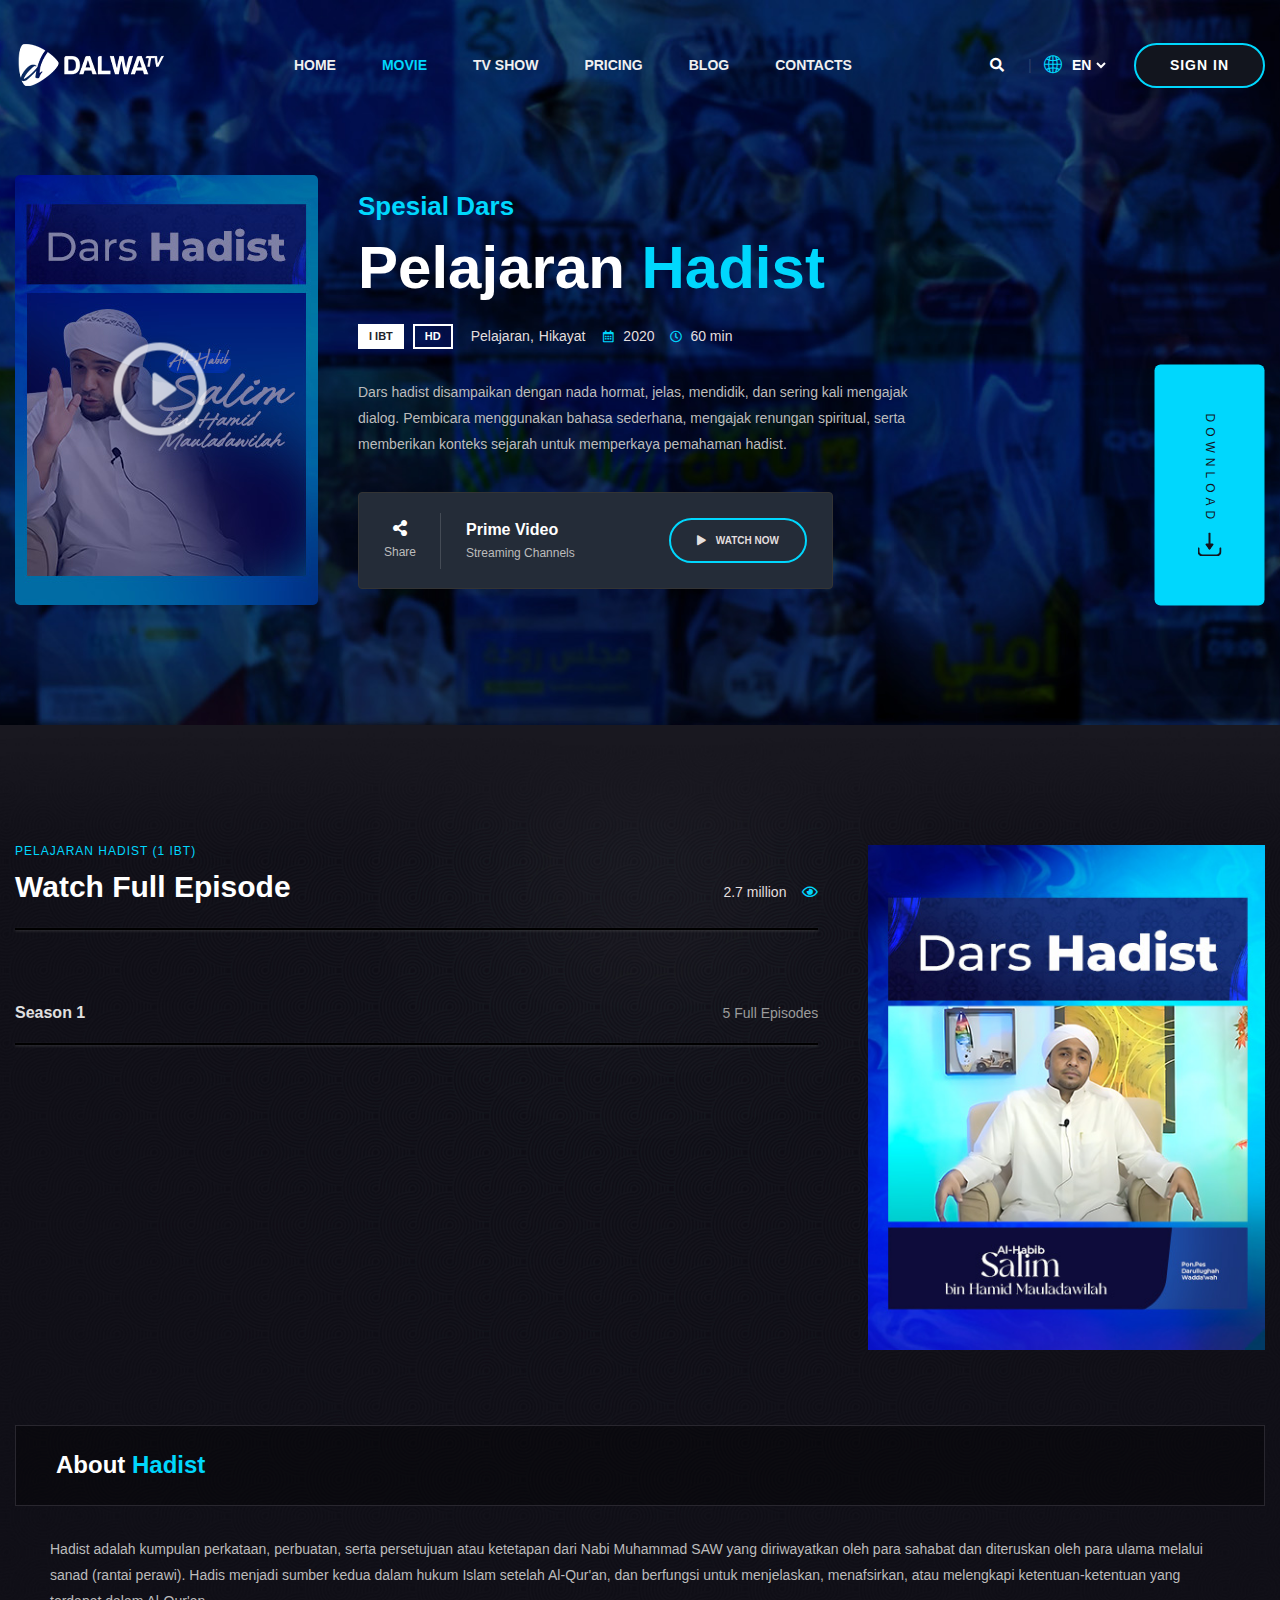
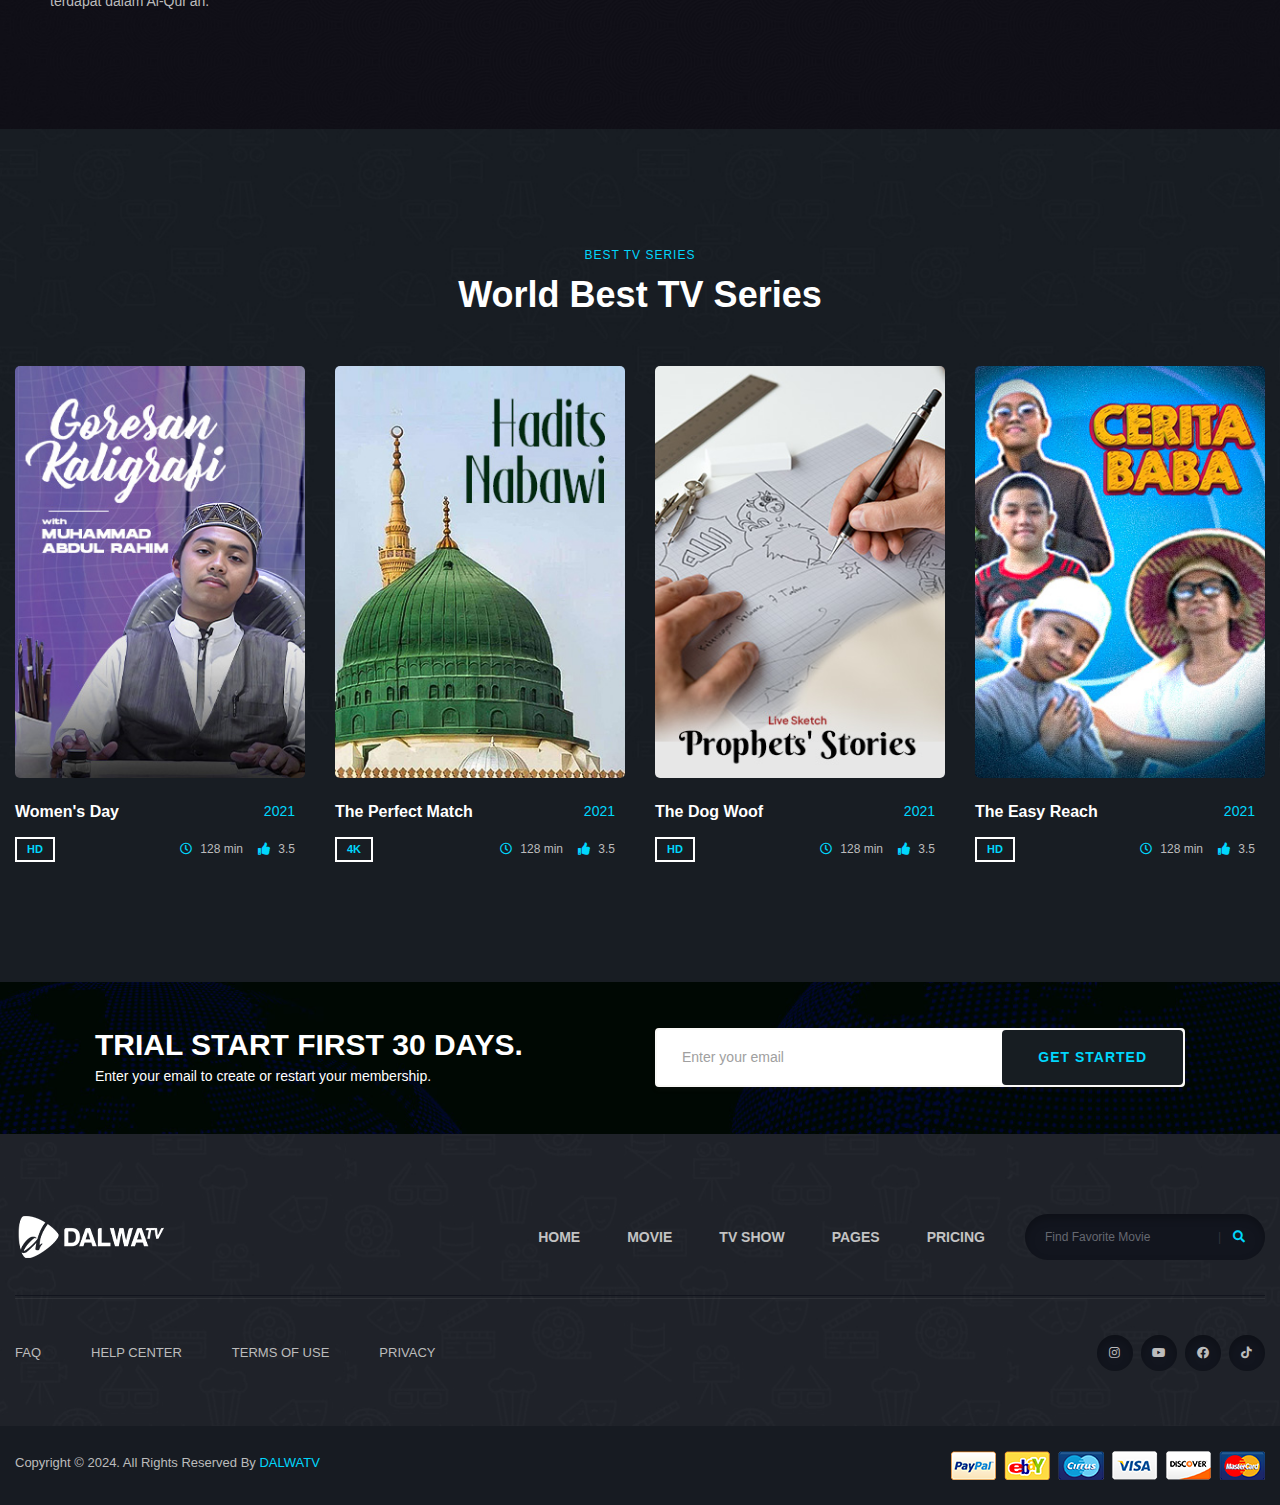
<file: movie-details.html>
<!doctype html>
<html class="no-js" lang="">
    <head>
        <meta charset="utf-8">
        <meta http-equiv="x-ua-compatible" content="ie=edge">
        <title>DalwaTV- Saluran Informasi & Pendidikan</title>
        <meta name="description" content="">
        <meta name="viewport" content="width=device-width, initial-scale=1">

		<link rel="shortcut icon" type="image/x-icon" href="img/favicon.png">
        <!-- Place favicon.ico in the root directory -->

		<!-- CSS here -->
        <link rel="stylesheet" href="css/bootstrap.min.css">
        <link rel="stylesheet" href="css/animate.min.css">
        <link rel="stylesheet" href="css/magnific-popup.css">
        <link rel="stylesheet" href="css/fontawesome-all.min.css">
        <link rel="stylesheet" href="css/owl.carousel.min.css">
        <link rel="stylesheet" href="css/flaticon.css">
        <link rel="stylesheet" href="css/odometer.css">
        <link rel="stylesheet" href="css/aos.css">
        <link rel="stylesheet" href="css/slick.css">
        <link rel="stylesheet" href="css/default.css">
        <link rel="stylesheet" href="css/style.css">
        <link rel="stylesheet" href="css/responsive.css">
    </head>
    <body>

        <!-- preloader -->
        <div id="preloader">
            <div id="loading-center">
                <div id="loading-center-absolute">
                    <img src="img/preloader.jpg" alt="">
                </div>
            </div>
        </div>
        <!-- preloader-end -->

		<!-- Scroll-top -->
        <button class="scroll-top scroll-to-target" data-target="html">
            <i class="fas fa-angle-up"></i>
        </button>
        <!-- Scroll-top-end-->

        <!-- header-area -->
        <header>
            <div id="sticky-header" class="menu-area transparent-header">
                <div class="container custom-container">
                    <div class="row">
                        <div class="col-12">
                            <div class="mobile-nav-toggler"><i class="fas fa-bars"></i></div>
                            <div class="menu-wrap">
                                <nav class="menu-nav show">
                                    <div class="logo">
                                        <a href="index.html">
                                            <img src="img/logo/logo 1.png" alt="Logo">
                                        </a>
                                    </div>
                                    <div class="navbar-wrap main-menu d-none d-lg-flex">
                                        <ul class="navigation">
                                            <li class="menu-item-has-children"><a href="#">Home</a>
                                                <ul class="submenu">
                                                    <li><a href="index.html">Home One</a></li>
                                                    <li><a href="index-2.html">Home Two</a></li>
                                                </ul>
                                            </li>
                                            <li class="active menu-item-has-children"><a href="#">Movie</a>
                                                <ul class="submenu">
                                                    <li><a href="movie.html">Movie</a></li>
                                                    <li class="active"><a href="movie-details.html">Movie Details</a></li>
                                                </ul>
                                            </li>
                                            <li><a href="tv-show.html">tv show</a></li>
                                            <li><a href="pricing.html">Pricing</a></li>
                                            <li class="menu-item-has-children"><a href="#">blog</a>
                                                <ul class="submenu">
                                                    <li><a href="blog.html">Our Blog</a></li>
                                                    <li><a href="blog-details.html">Blog Details</a></li>
                                                </ul>
                                            </li>
                                            <li><a href="contact.html">contacts</a></li>
                                        </ul>
                                    </div>
                                    <div class="header-action d-none d-md-block">
                                        <ul>
                                            <li class="header-search"><a href="#" data-toggle="modal" data-target="#search-modal"><i class="fas fa-search"></i></a></li>
                                            <li class="header-lang">
                                                <form action="#">
                                                    <div class="icon"><i class="flaticon-globe"></i></div>
                                                    <select id="lang-dropdown">
                                                        <option value="">En</option>
                                                        <option value="">Au</option>
                                                        <option value="">AR</option>
                                                        <option value="">TU</option>
                                                    </select>
                                                </form>
                                            </li>
                                            <li class="header-btn"><a href="#" class="btn">Sign In</a></li>
                                        </ul>
                                    </div>
                                </nav>
                            </div>

                            <!-- Mobile Menu  -->
                            <div class="mobile-menu">
                                <div class="close-btn"><i class="fas fa-times"></i></div>

                                <nav class="menu-box">
                                    <div class="nav-logo"><a href="index.html"><img src="img/logo/logo.png" alt="" title=""></a>
                                    </div>
                                    <div class="menu-outer">
                                        <!--Here Menu Will Come Automatically Via Javascript / Same Menu as in Header-->
                                    </div>
                                    <div class="social-links">
                                        <ul class="clearfix">
                                            <li><a href="#"><span class="fab fa-twitter"></span></a></li>
                                            <li><a href="#"><span class="fab fa-facebook-square"></span></a></li>
                                            <li><a href="#"><span class="fab fa-pinterest-p"></span></a></li>
                                            <li><a href="#"><span class="fab fa-instagram"></span></a></li>
                                            <li><a href="#"><span class="fab fa-youtube"></span></a></li>
                                        </ul>
                                    </div>
                                </nav>
                            </div>
                            <div class="menu-backdrop"></div>
                            <!-- End Mobile Menu -->

                            <!-- Modal Search -->
                            <div class="modal fade" id="search-modal" tabindex="-1" role="dialog" aria-hidden="true">
                                <div class="modal-dialog" role="document">
                                    <div class="modal-content">
                                        <form>
                                            <input type="text" placeholder="Search here...">
                                            <button><i class="fas fa-search"></i></button>
                                        </form>
                                    </div>
                                </div>
                            </div>
                            <!-- Modal Search-end -->

                        </div>
                    </div>
                </div>
            </div>
        </header>
        <!-- header-area-end -->


        <!-- main-area -->
        <main>

            <!-- movie-details-area -->
            <section class="movie-details-area" data-background="img/bg/movie_details_bg.jpg">
                <div class="container">
                    <div class="row align-items-center position-relative">
                        <div class="col-xl-3 col-lg-4">
                            <div class="movie-details-img">
                                <img src="img/poster/movie_details_img.jpg" alt="">
                                <a href="https://www.youtube.com/watch?v=xq1K5HAgUWM" class="popup-video"><img src="img/images/play_icon.png" alt=""></a>
                            </div>
                        </div>
                        <div class="col-xl-6 col-lg-8">
                            <div class="movie-details-content">
                                <h5>Spesial Dars</h5>
                                <h2>Pelajaran <span>Hadist</span></h2>
                                <div class="banner-meta">
                                    <ul>
                                        <li class="quality">
                                            <span>I IBT</span>
                                            <span>hd</span>
                                        </li>
                                        <li class="category">
                                            <a href="#">Pelajaran,</a>
                                            <a href="#">Hikayat</a>
                                        </li>
                                        <li class="release-time">
                                            <span><i class="far fa-calendar-alt"></i> 2020</span>
                                            <span><i class="far fa-clock"></i> 60 min</span>
                                        </li>
                                    </ul>
                                </div>
                                <p> Dars hadist disampaikan dengan nada hormat, jelas, mendidik, dan sering kali mengajak dialog. Pembicara menggunakan bahasa sederhana, mengajak renungan spiritual, serta memberikan konteks sejarah untuk memperkaya pemahaman hadist.</p>
                                <div class="movie-details-prime">
                                    <ul>
                                        <li class="share"><a href="#"><i class="fas fa-share-alt"></i> Share</a></li>
                                        <li class="streaming">
                                            <h6>Prime Video</h6>
                                            <span>Streaming Channels</span>
                                        </li>
                                        <li class="watch"><a href="https://www.youtube.com/watch?v=xq1K5HAgUWM" class="btn popup-video"><i class="fas fa-play"></i> Watch Now</a></li>
                                    </ul>
                                </div>
                            </div>
                        </div>
                        <div class="movie-details-btn">
                            <a href="database videos/dars/hadist/1 ibt/1 IBT - HADITS - EPS 7 - NO SEG.zip" class="download-btn" download="">Download <img src="fonts/download.svg" alt=""></a>
                        </div>
                    </div>
                </div>
            </section>
            <!-- movie-details-area-end -->

            <!-- episode-area -->
            <section class="episode-area episode-bg" data-background="img/bg/episode_bg.jpg">
                <div class="container">
                    <div class="row">
                        <div class="col-lg-8">
                            <div class="movie-episode-wrap">
                                <div class="episode-top-wrap">
                                    <div class="section-title">
                                        <span class="sub-title">Pelajaran Hadist (1 IBT)</span>
                                        <h2 class="title">Watch Full Episode</h2>
                                    </div>
                                    <div class="total-views-count">
                                        <p>2.7 million <i class="far fa-eye"></i></p>
                                    </div>
                                </div>
                                <div class="episode-watch-wrap">
                                    <div class="accordion" id="accordionExample">
                                        <div class="card">
                                            <div class="card-header" id="headingOne">
                                            </div>
                                            <div id="collapseOne" class="collapse show" aria-labelledby="headingOne" data-parent="#accordionExample">
                                                <div class="card-body">
                                                </div>
                                            </div>
                                        </div>
                                        <div class="card">
                                            <div class="card-header" id="headingTwo">
                                                <button class="btn-block text-left collapsed" type="button" data-toggle="collapse" data-target="#collapseTwo" aria-expanded="false" aria-controls="collapseTwo">
                                                    <span class="season">Season 1</span>
                                                    <span class="video-count">5 Full Episodes</span>
                                                </button>
                                            </div>
                                            <div id="collapseTwo" class="collapse" aria-labelledby="headingTwo" data-parent="#accordionExample">
                                                <div class="card-body">
                                                    <ul>
                                                        <li><a href="https://www.youtube.com/watch?v=xq1K5HAgUWM" class="popup-video"><i class="fas fa-play"></i> Episode 1 - Pengenalan Kitab Hadist</a> <span class="duration"><i class="far fa-clock"></i> 30 Min</span>
                                                        </li>
                                                        <li><a href="https://www.youtube.com/watch?v=kL20eKJqNVs" class="popup-video"><i class="fas fa-play"></i> Episode 2 - Hadist Ke 2 & 3</a> <span class="duration"><i class="far fa-clock"></i> 35 Min</span></li>
                                                        <li><a href="https://www.youtube.com/watch?v=IxTZhPZ6Q00" class="popup-video"><i class="fas fa-play"></i> Episode 3 - Hadist Ke 4</a> <span class="duration"><i class="far fa-clock"></i> 35 Min</span>
                                                        </li>
                                                        <li><a href="https://www.youtube.com/watch?v=847iZQIPimU" class="popup-video"><i class="fas fa-play"></i> Episode 4 - Hadist Ke 5</a> <span class="duration"><i class="far fa-clock"></i> 35 Min</span>
                                                        </li>
                                                        <li><a href="https://www.youtube.com/watch?v=R2gbPxeNk2E" class="popup-video"><i class="fas fa-play"></i> Episode 5 - Freight Trains and Monsters</a> <span class="duration"><i class="far fa-clock"></i> 28 Min</span></li>
                                                    </ul>
                                                </div>
                                            </div>
                                        </div>
                                    </div>
                                </div>
                            </div>
                        </div>
                        <div class="col-lg-4">
                            <div class="episode-img">
                                <img src="img/images/episode_img.jpg" alt="">
                            </div>
                        </div>
                    </div>
                    <div class="row">
                        <div class="col-12">
                            <div class="movie-history-wrap">
                                <h3 class="title">About <span>Hadist</span></h3>
                                <p>Hadist adalah kumpulan perkataan, perbuatan, serta persetujuan atau ketetapan dari Nabi Muhammad SAW yang diriwayatkan oleh para sahabat dan diteruskan oleh para ulama melalui sanad (rantai perawi). Hadis menjadi sumber kedua dalam hukum Islam setelah Al-Qur'an, dan berfungsi untuk menjelaskan, menafsirkan, atau melengkapi ketentuan-ketentuan yang terdapat dalam Al-Qur'an.</p>
                            </div>
                        </div>
                    </div>
                </div>
            </section>
            <!-- episode-area-end -->

            <!-- tv-series-area -->
            <section class="tv-series-area tv-series-bg" data-background="img/bg/tv_series_bg02.jpg">
                <div class="container">
                    <div class="row justify-content-center">
                        <div class="col-lg-8">
                            <div class="section-title text-center mb-50">
                                <span class="sub-title">Best TV Series</span>
                                <h2 class="title">World Best TV Series</h2>
                            </div>
                        </div>
                    </div>
                    <div class="row justify-content-center">
                        <div class="col-xl-3 col-lg-4 col-sm-6">
                            <div class="movie-item mb-50">
                                <div class="movie-poster">
                                    <a href="movie-details.html"><img src="img/poster/ucm_poster09.jpg" alt=""></a>
                                </div>
                                <div class="movie-content">
                                    <div class="top">
                                        <h5 class="title"><a href="movie-details.html">Women's Day</a></h5>
                                        <span class="date">2021</span>
                                    </div>
                                    <div class="bottom">
                                        <ul>
                                            <li><span class="quality">hd</span></li>
                                            <li>
                                                <span class="duration"><i class="far fa-clock"></i> 128 min</span>
                                                <span class="rating"><i class="fas fa-thumbs-up"></i> 3.5</span>
                                            </li>
                                        </ul>
                                    </div>
                                </div>
                            </div>
                        </div>
                        <div class="col-xl-3 col-lg-4 col-sm-6">
                            <div class="movie-item mb-50">
                                <div class="movie-poster">
                                    <a href="movie-details.html"><img src="img/poster/ucm_poster10.jpg" alt=""></a>
                                </div>
                                <div class="movie-content">
                                    <div class="top">
                                        <h5 class="title"><a href="movie-details.html">The Perfect Match</a></h5>
                                        <span class="date">2021</span>
                                    </div>
                                    <div class="bottom">
                                        <ul>
                                            <li><span class="quality">4k</span></li>
                                            <li>
                                                <span class="duration"><i class="far fa-clock"></i> 128 min</span>
                                                <span class="rating"><i class="fas fa-thumbs-up"></i> 3.5</span>
                                            </li>
                                        </ul>
                                    </div>
                                </div>
                            </div>
                        </div>
                        <div class="col-xl-3 col-lg-4 col-sm-6">
                            <div class="movie-item mb-50">
                                <div class="movie-poster">
                                    <a href="movie-details.html"><img src="img/poster/ucm_poster03.jpg" alt=""></a>
                                </div>
                                <div class="movie-content">
                                    <div class="top">
                                        <h5 class="title"><a href="movie-details.html">The Dog Woof</a></h5>
                                        <span class="date">2021</span>
                                    </div>
                                    <div class="bottom">
                                        <ul>
                                            <li><span class="quality">hd</span></li>
                                            <li>
                                                <span class="duration"><i class="far fa-clock"></i> 128 min</span>
                                                <span class="rating"><i class="fas fa-thumbs-up"></i> 3.5</span>
                                            </li>
                                        </ul>
                                    </div>
                                </div>
                            </div>
                        </div>
                        <div class="col-xl-3 col-lg-4 col-sm-6">
                            <div class="movie-item mb-50">
                                <div class="movie-poster">
                                    <a href="movie-details.html"><img src="img/poster/ucm_poster04.jpg" alt=""></a>
                                </div>
                                <div class="movie-content">
                                    <div class="top">
                                        <h5 class="title"><a href="movie-details.html">The Easy Reach</a></h5>
                                        <span class="date">2021</span>
                                    </div>
                                    <div class="bottom">
                                        <ul>
                                            <li><span class="quality">hd</span></li>
                                            <li>
                                                <span class="duration"><i class="far fa-clock"></i> 128 min</span>
                                                <span class="rating"><i class="fas fa-thumbs-up"></i> 3.5</span>
                                            </li>
                                        </ul>
                                    </div>
                                </div>
                            </div>
                        </div>
                    </div>
                </div>
            </section>
            <!-- tv-series-area-end -->

            <!-- newsletter-area -->
            <section class="newsletter-area newsletter-bg" data-background="img/bg/newsletter_bg.jpg">
                <div class="container">
                    <div class="newsletter-inner-wrap">
                        <div class="row align-items-center">
                            <div class="col-lg-6">
                                <div class="newsletter-content">
                                    <h4>Trial Start First 30 Days.</h4>
                                    <p>Enter your email to create or restart your membership.</p>
                                </div>
                            </div>
                            <div class="col-lg-6">
                                <form action="#" class="newsletter-form">
                                    <input type="email" required placeholder="Enter your email">
                                    <button class="btn">get started</button>
                                </form>
                            </div>
                        </div>
                    </div>
                </div>
            </section>
            <!-- newsletter-area-end -->

        </main>
        <!-- main-area-end -->


        <!-- footer-area -->
        <footer>
            <div class="footer-top-wrap">
                <div class="container">
                    <div class="footer-menu-wrap">
                        <div class="row align-items-center">
                            <div class="col-lg-3">
                                <div class="footer-logo">
                                    <a href="index.html"><img src="img/logo/logo 1.png" alt=""></a>
                                </div>
                            </div>
                            <div class="col-lg-9">
                                <div class="footer-menu">
                                    <nav>
                                        <ul class="navigation">
                                            <li><a href="index.html">Home</a></li>
                                            <li><a href="index.html">Movie</a></li>
                                            <li><a href="index.html">tv show</a></li>
                                            <li><a href="index.html">pages</a></li>
                                            <li><a href="pricing.html">Pricing</a></li>
                                        </ul>
                                        <div class="footer-search">
                                            <form action="#">
                                                <input type="text" placeholder="Find Favorite Movie">
                                                <button><i class="fas fa-search"></i></button>
                                            </form>
                                        </div>
                                    </nav>
                                </div>
                            </div>
                        </div>
                    </div>
                    <div class="footer-quick-link-wrap">
                        <div class="row align-items-center">
                            <div class="col-md-7">
                                <div class="quick-link-list">
                                    <ul>
                                        <li><a href="#">FAQ</a></li>
                                        <li><a href="#">Help Center</a></li>
                                        <li><a href="#">Terms of Use</a></li>
                                        <li><a href="#">Privacy</a></li>
                                    </ul>
                                </div>
                            </div>
                            <div class="col-md-5">
                                <div class="footer-social">
                                    <ul>
                                        <li><a href="https://www.instagram.com/dalwa.tv_"><i class="fab fa-instagram"><source></i></a></li>
                                        <li><a href="https://www.youtube.com/@DalwaTV"><i class="fab fa-youtube"></i></a></li>
                                        <li><a href="https://www.facebook.com/dalwa.tv/"><i class="fab fa-facebook"></i></a></li>
                                        <li><a href="https://www.tiktok.com/@dalwatv"><i class="fab fa-tiktok"></i></a></li>
                                    </ul>
                                </div>
                            </div>
                        </div>
                    </div>
                </div>
            </div>
            <div class="copyright-wrap">
                <div class="container">
                    <div class="row">
                        <div class="col-lg-6 col-md-6">
                            <div class="copyright-text">
                                <p>Copyright &copy; 2024. All Rights Reserved By <a href="index.html">DALWATV</a></p>
                            </div>
                        </div>
                        <div class="col-lg-6 col-md-6">
                            <div class="payment-method-img text-center text-md-right">
                                <img src="img/images/card_img.png" alt="img">
                            </div>
                        </div>
                    </div>
                </div>
            </div>
        </footer>
        <!-- footer-area-end -->





		<!-- JS here -->
        <script src="js/vendor/jquery-3.6.0.min.js"></script>
        <script src="js/popper.min.js"></script>
        <script src="js/bootstrap.min.js"></script>
        <script src="js/isotope.pkgd.min.js"></script>
        <script src="js/imagesloaded.pkgd.min.js"></script>
        <script src="js/jquery.magnific-popup.min.js"></script>
        <script src="js/owl.carousel.min.js"></script>
        <script src="js/jquery.odometer.min.js"></script>
        <script src="js/jquery.appear.js"></script>
        <script src="js/slick.min.js"></script>
        <script src="js/ajax-form.js"></script>
        <script src="js/wow.min.js"></script>
        <script src="js/aos.js"></script>
        <script src="js/plugins.js"></script>
        <script src="js/main.js"></script>
    </body>
</html>
</file>
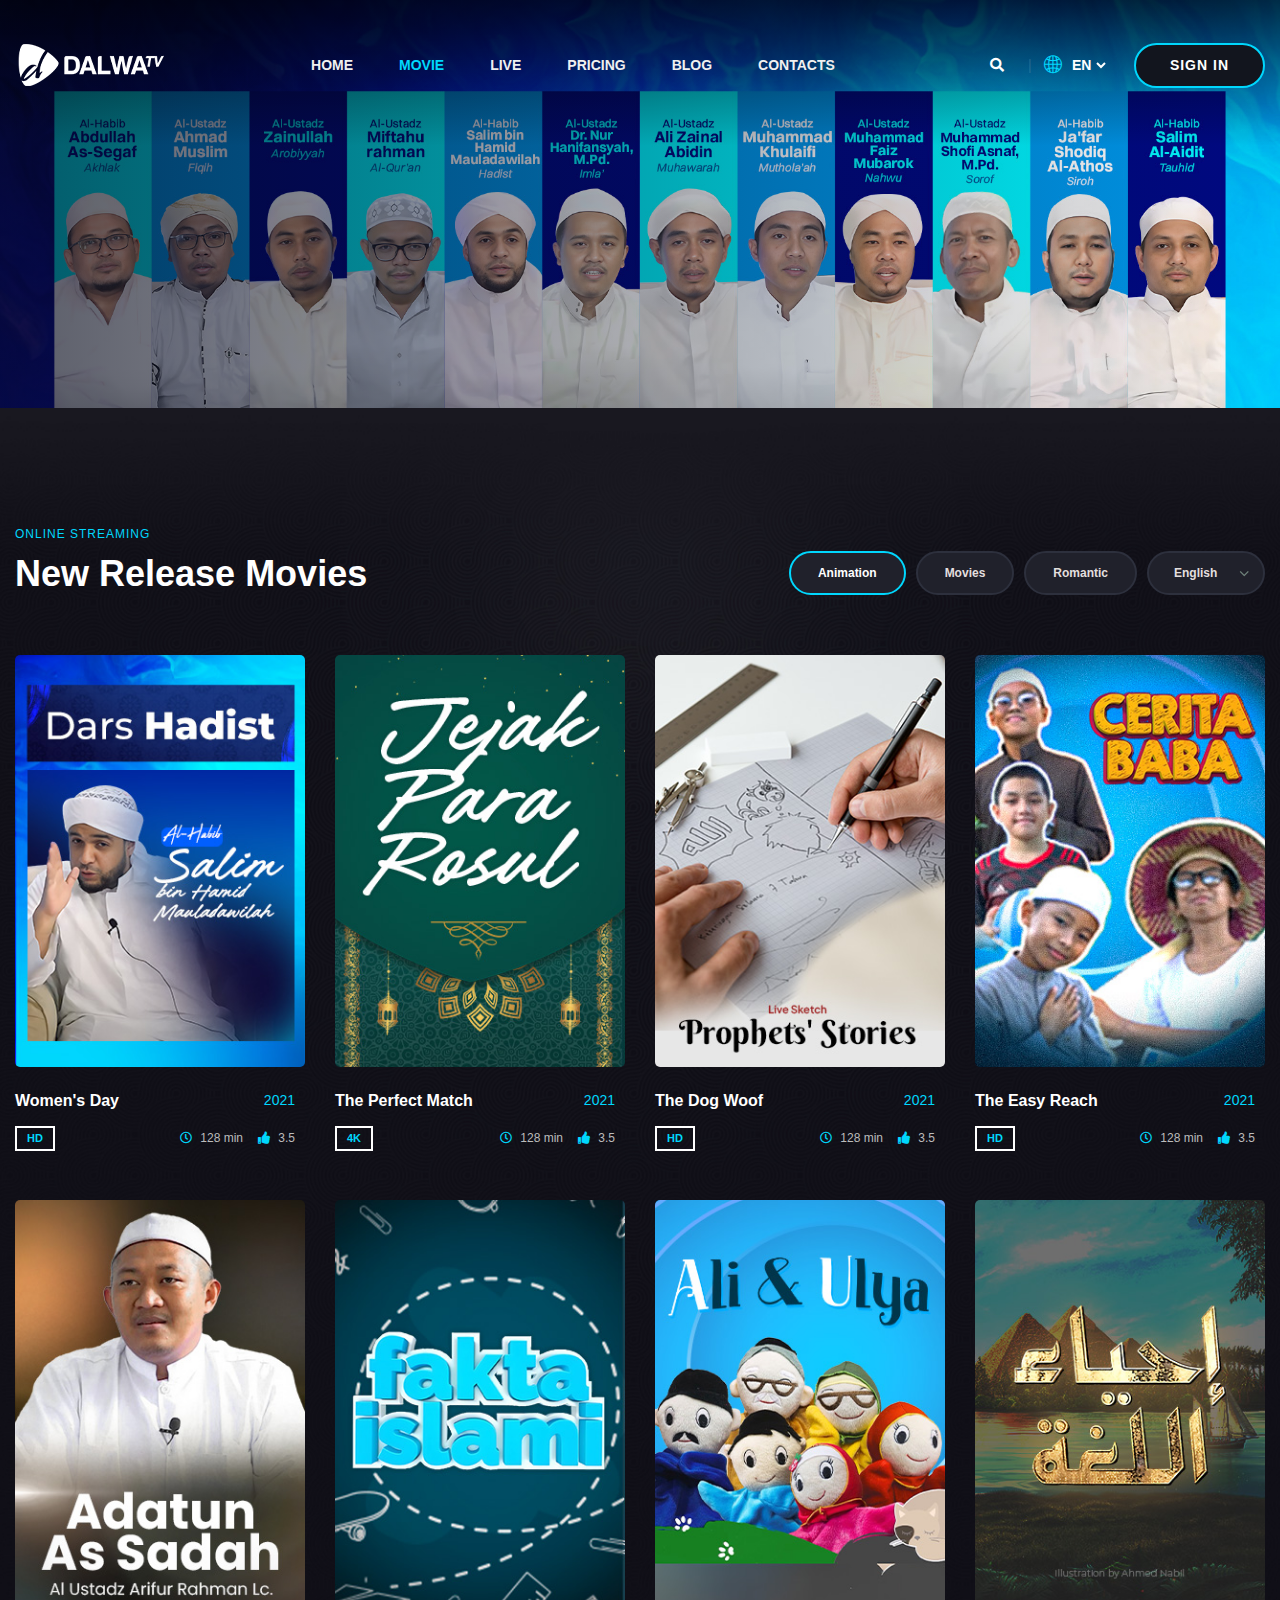
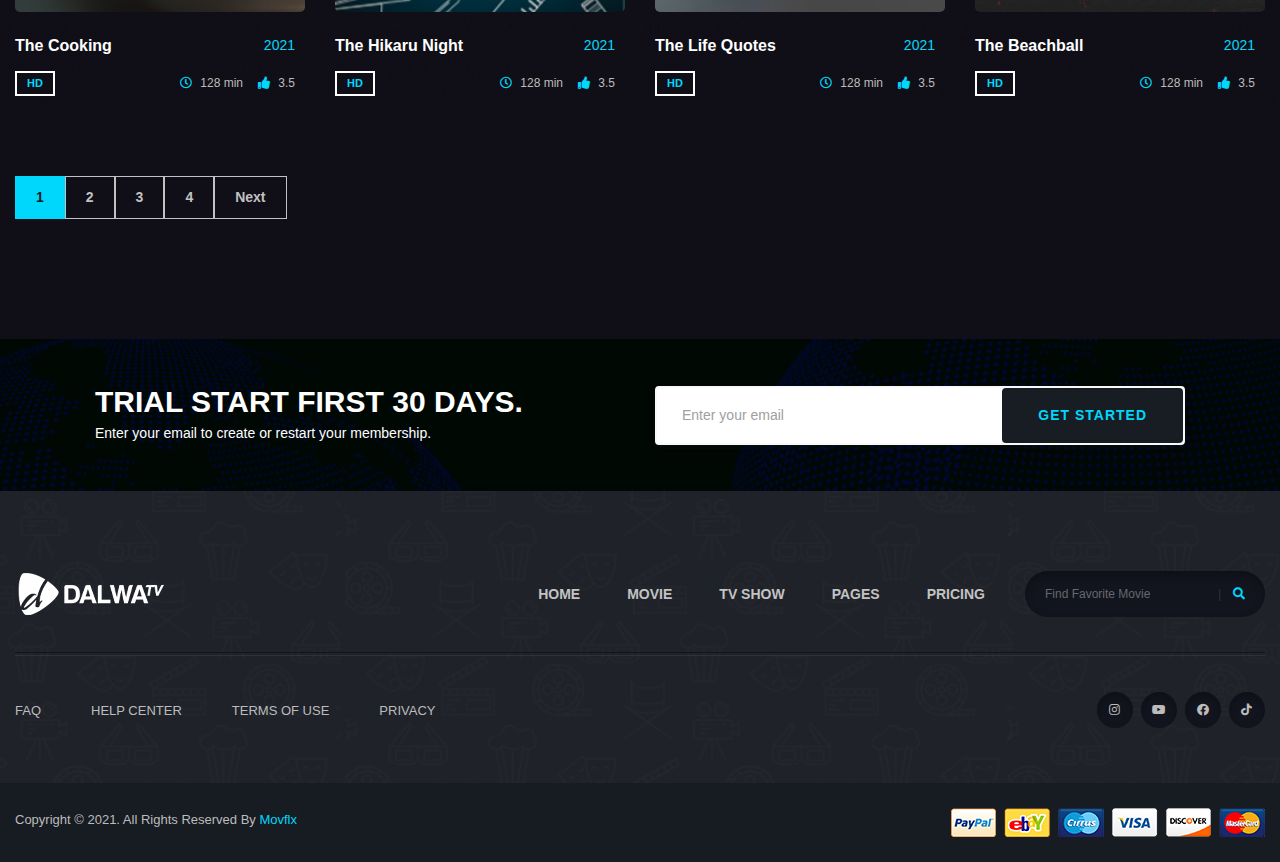
<file: movie.html>
<!doctype html>
<html class="no-js" lang="">
    <head>
        <meta charset="utf-8">
        <meta http-equiv="x-ua-compatible" content="ie=edge">
        <title>DalwaTV - Saluran Informasi & Pendidikan</title>
        <meta name="description" content="">
        <meta name="viewport" content="width=device-width, initial-scale=1">

		<link rel="shortcut icon" type="image/x-icon" href="img/favicon.png">
        <!-- Place favicon.ico in the root directory -->

		<!-- CSS here -->
        <link rel="stylesheet" href="css/bootstrap.min.css">
        <link rel="stylesheet" href="css/animate.min.css">
        <link rel="stylesheet" href="css/magnific-popup.css">
        <link rel="stylesheet" href="css/fontawesome-all.min.css">
        <link rel="stylesheet" href="css/owl.carousel.min.css">
        <link rel="stylesheet" href="css/flaticon.css">
        <link rel="stylesheet" href="css/odometer.css">
        <link rel="stylesheet" href="css/aos.css">
        <link rel="stylesheet" href="css/slick.css">
        <link rel="stylesheet" href="css/default.css">
        <link rel="stylesheet" href="css/style.css">
        <link rel="stylesheet" href="css/responsive.css">
    </head>
    <body>

        <!-- preloader -->
        <div id="preloader">
            <div id="loading-center">
                <div id="loading-center-absolute">
                    <img src="img/preloader.jpg" alt="">
                </div>
            </div>
        </div>
        <!-- preloader-end -->

		<!-- Scroll-top -->
        <button class="scroll-top scroll-to-target" data-target="html">
            <i class="fas fa-angle-up"></i>
        </button>
        <!-- Scroll-top-end-->

        <!-- header-area -->
        <header>
            <div id="sticky-header" class="menu-area transparent-header">
                <div class="container custom-container">
                    <div class="row">
                        <div class="col-12">
                            <div class="mobile-nav-toggler"><i class="fas fa-bars"></i></div>
                            <div class="menu-wrap">
                                <nav class="menu-nav show">
                                    <div class="logo">
                                        <a href="index.html">
                                            <img src="img/logo/logo 1.png" alt="Logo">
                                        </a>
                                    </div>
                                    <div class="navbar-wrap main-menu d-none d-lg-flex">
                                        <ul class="navigation">
                                            <li class="menu-item-has-children"><a href="#">Home</a>
                                                <ul class="submenu">
                                                    <li><a href="index.html">Home One</a></li>
                                                    <li><a href="index-2.html">Home Two</a></li>
                                                </ul>
                                            </li>
                                            <li class="active menu-item-has-children"><a href="#">Movie</a>
                                                <ul class="submenu">
                                                    <li class="active"><a href="movie.html">Movie</a></li>
                                                    <li><a href="movie-details.html">Movie Details</a></li>
                                                </ul>
                                            </li>
                                            <li><a href="tv-show.html">Live</a></li>
                                            <li><a href="pricing.html">Pricing</a></li>
                                            <li class="menu-item-has-children"><a href="#">blog</a>
                                                <ul class="submenu">
                                                    <li><a href="blog.html">Our Blog</a></li>
                                                    <li><a href="blog-details.html">Blog Details</a></li>
                                                </ul>
                                            </li>
                                            <li><a href="contact.html">contacts</a></li>
                                        </ul>
                                    </div>
                                    <div class="header-action d-none d-md-block">
                                        <ul>
                                            <li class="header-search"><a href="#" data-toggle="modal" data-target="#search-modal"><i class="fas fa-search"></i></a></li>
                                            <li class="header-lang">
                                                <form action="#">
                                                    <div class="icon"><i class="flaticon-globe"></i></div>
                                                    <select id="lang-dropdown">
                                                        <option value="">En</option>
                                                        <option value="">Au</option>
                                                        <option value="">AR</option>
                                                        <option value="">TU</option>
                                                    </select>
                                                </form>
                                            </li>
                                            <li class="header-btn"><a href="#" class="btn">Sign In</a></li>
                                        </ul>
                                    </div>
                                </nav>
                            </div>

                            <!-- Mobile Menu  -->
                            <div class="mobile-menu">
                                <div class="close-btn"><i class="fas fa-times"></i></div>

                                <nav class="menu-box">
                                    <div class="nav-logo"><a href="index.html"><img src="img/logo/logo 1.png" alt="" title=""></a>
                                    </div>
                                    <div class="menu-outer">
                                        <!--Here Menu Will Come Automatically Via Javascript / Same Menu as in Header-->
                                    </div>
                                    <div class="social-links">
                                        <ul class="clearfix">
                                            <li><a href="#"><span class="fab fa-twitter"></span></a></li>
                                            <li><a href="#"><span class="fab fa-facebook-square"></span></a></li>
                                            <li><a href="#"><span class="fab fa-pinterest-p"></span></a></li>
                                            <li><a href="#"><span class="fab fa-instagram"></span></a></li>
                                            <li><a href="#"><span class="fab fa-youtube"></span></a></li>
                                        </ul>
                                    </div>
                                </nav>
                            </div>
                            <div class="menu-backdrop"></div>
                            <!-- End Mobile Menu -->

                            <!-- Modal Search -->
                            <div class="modal fade" id="search-modal" tabindex="-1" role="dialog" aria-hidden="true">
                                <div class="modal-dialog" role="document">
                                    <div class="modal-content">
                                        <form>
                                            <input type="text" placeholder="Search here...">
                                            <button><i class="fas fa-search"></i></button>
                                        </form>
                                    </div>
                                </div>
                            </div>
                            <!-- Modal Search-end -->

                        </div>
                    </div>
                </div>
            </div>
        </header>
        <!-- header-area-end -->


        <!-- main-area -->
        <main>

            <!-- breadcrumb-area -->
            <section class="breadcrumb-area breadcrumb-bg" data-background="img/bg/breadcrumb_bg.jpg">
                <div class="container">
                    <div class="row">
                        <div class="col-12">
                            <div class="breadcrumb-content">
                                <h2 class="title"><span></span></h2>
                                <nav aria-label="breadcrumb">
                                    <ol class="breadcrumb">
                                        <li class="breadcrumb-item"><a href="index.html"></a></li>
                                    </ol>
                                </nav>
                            </div>
                        </div>
                    </div>
                </div>
            </section>
            <!-- breadcrumb-area-end -->

            <!-- movie-area -->
            <section class="movie-area movie-bg" data-background="img/bg/movie_bg.jpg">
                <div class="container">
                    <div class="row align-items-end mb-60">
                        <div class="col-lg-6">
                            <div class="section-title text-center text-lg-left">
                                <span class="sub-title">ONLINE STREAMING</span>
                                <h2 class="title">New Release Movies</h2>
                            </div>
                        </div>
                        <div class="col-lg-6">
                            <div class="movie-page-meta">
                                <div class="tr-movie-menu-active text-center">
                                    <button class="active" data-filter="*">Animation</button>
                                    <button class="" data-filter=".cat-one">Movies</button>
                                    <button class="" data-filter=".cat-two">Romantic</button>
                                </div>
                                <form action="#" class="movie-filter-form">
                                    <select class="custom-select">
                                        <option selected>English</option>
                                        <option value="1">Blueray</option>
                                        <option value="2">4k Movie</option>
                                        <option value="3">Hd Movie</option>
                                    </select>
                                </form>
                            </div>
                        </div>
                    </div>
                    <div class="row tr-movie-active">
                        <div class="col-xl-3 col-lg-4 col-sm-6 grid-item grid-sizer cat-two">
                            <div class="movie-item movie-item-three mb-50">
                                <div class="movie-poster">
                                    <img src="img/poster/ucm_poster01.jpg" alt="">
                                    <ul class="overlay-btn">
                                        <li class="rating">
                                            <i class="fas fa-star"></i>
                                            <i class="fas fa-star"></i>
                                            <i class="fas fa-star"></i>
                                            <i class="fas fa-star"></i>
                                            <i class="fas fa-star"></i>
                                        </li>
                                        <li><a href="https://www.youtube.com/watch?v=R2gbPxeNk2E" class="popup-video btn">Watch Now</a></li>
                                        <li><a href="movie-details.html" class="btn">Details</a></li>
                                    </ul>
                                </div>
                                <div class="movie-content">
                                    <div class="top">
                                        <h5 class="title"><a href="movie-details.html">Women's Day</a></h5>
                                        <span class="date">2021</span>
                                    </div>
                                    <div class="bottom">
                                        <ul>
                                            <li><span class="quality">hd</span></li>
                                            <li>
                                                <span class="duration"><i class="far fa-clock"></i> 128 min</span>
                                                <span class="rating"><i class="fas fa-thumbs-up"></i> 3.5</span>
                                            </li>
                                        </ul>
                                    </div>
                                </div>
                            </div>
                        </div>
                        <div class="col-xl-3 col-lg-4 col-sm-6 grid-item grid-sizer cat-one">
                            <div class="movie-item movie-item-three mb-50">
                                <div class="movie-poster">
                                    <img src="img/poster/ucm_poster02.jpg" alt="">
                                    <ul class="overlay-btn">
                                        <li class="rating">
                                            <i class="fas fa-star"></i>
                                            <i class="fas fa-star"></i>
                                            <i class="fas fa-star"></i>
                                            <i class="fas fa-star"></i>
                                            <i class="fas fa-star"></i>
                                        </li>
                                        <li><a href="https://www.youtube.com/watch?v=R2gbPxeNk2E" class="popup-video btn">Watch Now</a></li>
                                        <li><a href="movie-details.html" class="btn">Details</a></li>
                                    </ul>
                                </div>
                                <div class="movie-content">
                                    <div class="top">
                                        <h5 class="title"><a href="movie-details.html">The Perfect Match</a></h5>
                                        <span class="date">2021</span>
                                    </div>
                                    <div class="bottom">
                                        <ul>
                                            <li><span class="quality">4k</span></li>
                                            <li>
                                                <span class="duration"><i class="far fa-clock"></i> 128 min</span>
                                                <span class="rating"><i class="fas fa-thumbs-up"></i> 3.5</span>
                                            </li>
                                        </ul>
                                    </div>
                                </div>
                            </div>
                        </div>
                        <div class="col-xl-3 col-lg-4 col-sm-6 grid-item grid-sizer cat-two">
                            <div class="movie-item movie-item-three mb-50">
                                <div class="movie-poster">
                                    <img src="img/poster/ucm_poster03.jpg" alt="">
                                    <ul class="overlay-btn">
                                        <li class="rating">
                                            <i class="fas fa-star"></i>
                                            <i class="fas fa-star"></i>
                                            <i class="fas fa-star"></i>
                                            <i class="fas fa-star"></i>
                                            <i class="fas fa-star"></i>
                                        </li>
                                        <li><a href="https://www.youtube.com/watch?v=R2gbPxeNk2E" class="popup-video btn">Watch Now</a></li>
                                        <li><a href="movie-details.html" class="btn">Details</a></li>
                                    </ul>
                                </div>
                                <div class="movie-content">
                                    <div class="top">
                                        <h5 class="title"><a href="movie-details.html">The Dog Woof</a></h5>
                                        <span class="date">2021</span>
                                    </div>
                                    <div class="bottom">
                                        <ul>
                                            <li><span class="quality">hd</span></li>
                                            <li>
                                                <span class="duration"><i class="far fa-clock"></i> 128 min</span>
                                                <span class="rating"><i class="fas fa-thumbs-up"></i> 3.5</span>
                                            </li>
                                        </ul>
                                    </div>
                                </div>
                            </div>
                        </div>
                        <div class="col-xl-3 col-lg-4 col-sm-6 grid-item grid-sizer cat-one">
                            <div class="movie-item movie-item-three mb-50">
                                <div class="movie-poster">
                                    <img src="img/poster/ucm_poster04.jpg" alt="">
                                    <ul class="overlay-btn">
                                        <li class="rating">
                                            <i class="fas fa-star"></i>
                                            <i class="fas fa-star"></i>
                                            <i class="fas fa-star"></i>
                                            <i class="fas fa-star"></i>
                                            <i class="fas fa-star"></i>
                                        </li>
                                        <li><a href="https://www.youtube.com/watch?v=R2gbPxeNk2E" class="popup-video btn">Watch Now</a></li>
                                        <li><a href="movie-details.html" class="btn">Details</a></li>
                                    </ul>
                                </div>
                                <div class="movie-content">
                                    <div class="top">
                                        <h5 class="title"><a href="movie-details.html">The Easy Reach</a></h5>
                                        <span class="date">2021</span>
                                    </div>
                                    <div class="bottom">
                                        <ul>
                                            <li><span class="quality">hd</span></li>
                                            <li>
                                                <span class="duration"><i class="far fa-clock"></i> 128 min</span>
                                                <span class="rating"><i class="fas fa-thumbs-up"></i> 3.5</span>
                                            </li>
                                        </ul>
                                    </div>
                                </div>
                            </div>
                        </div>
                        <div class="col-xl-3 col-lg-4 col-sm-6 grid-item grid-sizer cat-two">
                            <div class="movie-item movie-item-three mb-50">
                                <div class="movie-poster">
                                    <img src="img/poster/ucm_poster05.jpg" alt="">
                                    <ul class="overlay-btn">
                                        <li class="rating">
                                            <i class="fas fa-star"></i>
                                            <i class="fas fa-star"></i>
                                            <i class="fas fa-star"></i>
                                            <i class="fas fa-star"></i>
                                            <i class="fas fa-star"></i>
                                        </li>
                                        <li><a href="https://www.youtube.com/watch?v=R2gbPxeNk2E" class="popup-video btn">Watch Now</a></li>
                                        <li><a href="movie-details.html" class="btn">Details</a></li>
                                    </ul>
                                </div>
                                <div class="movie-content">
                                    <div class="top">
                                        <h5 class="title"><a href="movie-details.html">The Cooking</a></h5>
                                        <span class="date">2021</span>
                                    </div>
                                    <div class="bottom">
                                        <ul>
                                            <li><span class="quality">hd</span></li>
                                            <li>
                                                <span class="duration"><i class="far fa-clock"></i> 128 min</span>
                                                <span class="rating"><i class="fas fa-thumbs-up"></i> 3.5</span>
                                            </li>
                                        </ul>
                                    </div>
                                </div>
                            </div>
                        </div>
                        <div class="col-xl-3 col-lg-4 col-sm-6 grid-item grid-sizer cat-one cat-two">
                            <div class="movie-item movie-item-three mb-50">
                                <div class="movie-poster">
                                    <img src="img/poster/ucm_poster06.jpg" alt="">
                                    <ul class="overlay-btn">
                                        <li class="rating">
                                            <i class="fas fa-star"></i>
                                            <i class="fas fa-star"></i>
                                            <i class="fas fa-star"></i>
                                            <i class="fas fa-star"></i>
                                            <i class="fas fa-star"></i>
                                        </li>
                                        <li><a href="https://www.youtube.com/watch?v=R2gbPxeNk2E" class="popup-video btn">Watch Now</a></li>
                                        <li><a href="movie-details.html" class="btn">Details</a></li>
                                    </ul>
                                </div>
                                <div class="movie-content">
                                    <div class="top">
                                        <h5 class="title"><a href="movie-details.html">The Hikaru Night</a></h5>
                                        <span class="date">2021</span>
                                    </div>
                                    <div class="bottom">
                                        <ul>
                                            <li><span class="quality">hd</span></li>
                                            <li>
                                                <span class="duration"><i class="far fa-clock"></i> 128 min</span>
                                                <span class="rating"><i class="fas fa-thumbs-up"></i> 3.5</span>
                                            </li>
                                        </ul>
                                    </div>
                                </div>
                            </div>
                        </div>
                        <div class="col-xl-3 col-lg-4 col-sm-6 grid-item grid-sizer cat-one">
                            <div class="movie-item movie-item-three mb-50">
                                <div class="movie-poster">
                                    <img src="img/poster/ucm_poster07.jpg" alt="">
                                    <ul class="overlay-btn">
                                        <li class="rating">
                                            <i class="fas fa-star"></i>
                                            <i class="fas fa-star"></i>
                                            <i class="fas fa-star"></i>
                                            <i class="fas fa-star"></i>
                                            <i class="fas fa-star"></i>
                                        </li>
                                        <li><a href="https://www.youtube.com/watch?v=R2gbPxeNk2E" class="popup-video btn">Watch Now</a></li>
                                        <li><a href="movie-details.html" class="btn">Details</a></li>
                                    </ul>
                                </div>
                                <div class="movie-content">
                                    <div class="top">
                                        <h5 class="title"><a href="movie-details.html">The Life Quotes</a></h5>
                                        <span class="date">2021</span>
                                    </div>
                                    <div class="bottom">
                                        <ul>
                                            <li><span class="quality">hd</span></li>
                                            <li>
                                                <span class="duration"><i class="far fa-clock"></i> 128 min</span>
                                                <span class="rating"><i class="fas fa-thumbs-up"></i> 3.5</span>
                                            </li>
                                        </ul>
                                    </div>
                                </div>
                            </div>
                        </div>
                        <div class="col-xl-3 col-lg-4 col-sm-6 grid-item grid-sizer cat-one cat-two">
                            <div class="movie-item movie-item-three mb-50">
                                <div class="movie-poster">
                                    <img src="img/poster/ucm_poster08.jpg" alt="">
                                    <ul class="overlay-btn">
                                        <li class="rating">
                                            <i class="fas fa-star"></i>
                                            <i class="fas fa-star"></i>
                                            <i class="fas fa-star"></i>
                                            <i class="fas fa-star"></i>
                                            <i class="fas fa-star"></i>
                                        </li>
                                        <li><a href="https://www.youtube.com/watch?v=R2gbPxeNk2E" class="popup-video btn">Watch Now</a></li>
                                        <li><a href="movie-details.html" class="btn">Details</a></li>
                                    </ul>
                                </div>
                                <div class="movie-content">
                                    <div class="top">
                                        <h5 class="title"><a href="movie-details.html">The Beachball</a></h5>
                                        <span class="date">2021</span>
                                    </div>
                                    <div class="bottom">
                                        <ul>
                                            <li><span class="quality">hd</span></li>
                                            <li>
                                                <span class="duration"><i class="far fa-clock"></i> 128 min</span>
                                                <span class="rating"><i class="fas fa-thumbs-up"></i> 3.5</span>
                                            </li>
                                        </ul>
                                    </div>
                                </div>
                            </div>
                        </div>
                    </div>
                    <div class="row">
                        <div class="col-12">
                            <div class="pagination-wrap mt-30">
                                <nav>
                                    <ul>
                                        <li class="active"><a href="#">1</a></li>
                                        <li><a href="#">2</a></li>
                                        <li><a href="#">3</a></li>
                                        <li><a href="#">4</a></li>
                                        <li><a href="#">Next</a></li>
                                    </ul>
                                </nav>
                            </div>
                        </div>
                    </div>
                </div>
            </section>
            <!-- movie-area-end -->

            <!-- newsletter-area -->
            <section class="newsletter-area newsletter-bg" data-background="img/bg/newsletter_bg.jpg">
                <div class="container">
                    <div class="newsletter-inner-wrap">
                        <div class="row align-items-center">
                            <div class="col-lg-6">
                                <div class="newsletter-content">
                                    <h4>Trial Start First 30 Days.</h4>
                                    <p>Enter your email to create or restart your membership.</p>
                                </div>
                            </div>
                            <div class="col-lg-6">
                                <form action="#" class="newsletter-form">
                                    <input type="email" required placeholder="Enter your email">
                                    <button class="btn">get started</button>
                                </form>
                            </div>
                        </div>
                    </div>
                </div>
            </section>
            <!-- newsletter-area-end -->

        </main>
        <!-- main-area-end -->


        <!-- footer-area -->
        <footer>
            <div class="footer-top-wrap">
                <div class="container">
                    <div class="footer-menu-wrap">
                        <div class="row align-items-center">
                            <div class="col-lg-3">
                                <div class="footer-logo">
                                    <a href="index.html"><img src="img/logo/logo 1.png" alt=""></a>
                                </div>
                            </div>
                            <div class="col-lg-9">
                                <div class="footer-menu">
                                    <nav>
                                        <ul class="navigation">
                                            <li><a href="index.html">Home</a></li>
                                            <li><a href="index.html">Movie</a></li>
                                            <li><a href="index.html">tv show</a></li>
                                            <li><a href="index.html">pages</a></li>
                                            <li><a href="pricing.html">Pricing</a></li>
                                        </ul>
                                        <div class="footer-search">
                                            <form action="#">
                                                <input type="text" placeholder="Find Favorite Movie">
                                                <button><i class="fas fa-search"></i></button>
                                            </form>
                                        </div>
                                    </nav>
                                </div>
                            </div>
                        </div>
                    </div>
                    <div class="footer-quick-link-wrap">
                        <div class="row align-items-center">
                            <div class="col-md-7">
                                <div class="quick-link-list">
                                    <ul>
                                        <li><a href="#">FAQ</a></li>
                                        <li><a href="#">Help Center</a></li>
                                        <li><a href="#">Terms of Use</a></li>
                                        <li><a href="#">Privacy</a></li>
                                    </ul>
                                </div>
                            </div>
                            <div class="col-md-5">
                                <div class="footer-social">
                                    <ul>
                                        <li><a href="https://www.instagram.com/dalwa.tv_"><i class="fab fa-instagram"><source></i></a></li>
                                        <li><a href="https://www.youtube.com/@DalwaTV"><i class="fab fa-youtube"></i></a></li>
                                        <li><a href="https://www.facebook.com/dalwa.tv/"><i class="fab fa-facebook"></i></a></li>
                                        <li><a href="https://www.tiktok.com/@dalwatv"><i class="fab fa-tiktok"></i></a></li>
                                    </ul>
                                </div>
                            </div>
                        </div>
                    </div>
                </div>
            </div>
            <div class="copyright-wrap">
                <div class="container">
                    <div class="row">
                        <div class="col-lg-6 col-md-6">
                            <div class="copyright-text">
                                <p>Copyright &copy; 2021. All Rights Reserved By <a href="index.html">Movflx</a></p>
                            </div>
                        </div>
                        <div class="col-lg-6 col-md-6">
                            <div class="payment-method-img text-center text-md-right">
                                <img src="img/images/card_img.png" alt="img">
                            </div>
                        </div>
                    </div>
                </div>
            </div>
        </footer>
        <!-- footer-area-end -->





		<!-- JS here -->
        <script src="js/vendor/jquery-3.6.0.min.js"></script>
        <script src="js/popper.min.js"></script>
        <script src="js/bootstrap.min.js"></script>
        <script src="js/isotope.pkgd.min.js"></script>
        <script src="js/imagesloaded.pkgd.min.js"></script>
        <script src="js/jquery.magnific-popup.min.js"></script>
        <script src="js/owl.carousel.min.js"></script>
        <script src="js/jquery.odometer.min.js"></script>
        <script src="js/jquery.appear.js"></script>
        <script src="js/slick.min.js"></script>
        <script src="js/ajax-form.js"></script>
        <script src="js/wow.min.js"></script>
        <script src="js/aos.js"></script>
        <script src="js/plugins.js"></script>
        <script src="js/main.js"></script>
    </body>
</html>
</file>
<file: css/flaticon.css>
/*
  	Flaticon icon font: Flaticon
  	Creation date: 14/03/2021 08:05
  	*/

@font-face {
  font-family: "Flaticon";
  src: url("../fonts/Flaticon.eot");
  src: url("../fonts/Flaticon.eot?#iefix") format("embedded-opentype"),
       url("../fonts/Flaticon.woff2") format("woff2"),
       url("../fonts/Flaticon.woff") format("woff"),
       url("../fonts/Flaticon.ttf") format("truetype"),
       url("../fonts/Flaticon.svg#Flaticon") format("svg");
  font-weight: normal;
  font-style: normal;
}

@media screen and (-webkit-min-device-pixel-ratio:0) {
  @font-face {
    font-family: "Flaticon";
    src: url("../fonts/Flaticon.svg#Flaticon") format("svg");
  }
}

[class^="flaticon-"]:before, [class*=" flaticon-"]:before,
[class^="flaticon-"]:after, [class*=" flaticon-"]:after {
  font-family: Flaticon;
  font-style: normal;
}

.flaticon-television:before { content: "\f100"; }
.flaticon-globe:before { content: "\f101"; }
.flaticon-video-camera:before { content: "\f102"; }
</file>
<file: css/odometer.css>
.odometer.odometer-auto-theme, .odometer.odometer-theme-default {
  display: inline-block;
  vertical-align: middle;
  *vertical-align: auto;
  *zoom: 1;
  *display: inline;
  position: relative;
}
.odometer.odometer-auto-theme .odometer-digit, .odometer.odometer-theme-default .odometer-digit {
  display: inline-block;
  vertical-align: middle;
  *vertical-align: auto;
  *zoom: 1;
  *display: inline;
  position: relative;
}
.odometer.odometer-auto-theme .odometer-digit .odometer-digit-spacer, .odometer.odometer-theme-default .odometer-digit .odometer-digit-spacer {
  display: inline-block;
  vertical-align: middle;
  *vertical-align: auto;
  *zoom: 1;
  *display: inline;
  visibility: hidden;
}
.odometer.odometer-auto-theme .odometer-digit .odometer-digit-inner, .odometer.odometer-theme-default .odometer-digit .odometer-digit-inner {
  text-align: left;
  display: block;
  position: absolute;
  top: 0;
  left: 0;
  right: 0;
  bottom: 0;
  overflow: hidden;
}
.odometer.odometer-auto-theme .odometer-digit .odometer-ribbon, .odometer.odometer-theme-default .odometer-digit .odometer-ribbon {
  display: block;
}
.odometer.odometer-auto-theme .odometer-digit .odometer-ribbon-inner, .odometer.odometer-theme-default .odometer-digit .odometer-ribbon-inner {
  display: block;
  -webkit-backface-visibility: hidden;
  backface-visibility: hidden;
}
.odometer.odometer-auto-theme .odometer-digit .odometer-value, .odometer.odometer-theme-default .odometer-digit .odometer-value {
  display: block;
  -webkit-transform: translateZ(0);
  transform: translateZ(0);
}
.odometer.odometer-auto-theme .odometer-digit .odometer-value.odometer-last-value, .odometer.odometer-theme-default .odometer-digit .odometer-value.odometer-last-value {
  position: absolute;
}
.odometer.odometer-auto-theme.odometer-animating-up .odometer-ribbon-inner, .odometer.odometer-theme-default.odometer-animating-up .odometer-ribbon-inner {
  -webkit-transition: -webkit-transform 2s;
  -moz-transition: -moz-transform 2s;
  -ms-transition: -ms-transform 2s;
  -o-transition: -o-transform 2s;
  transition: transform 2s;
}
.odometer.odometer-auto-theme.odometer-animating-up.odometer-animating .odometer-ribbon-inner, .odometer.odometer-theme-default.odometer-animating-up.odometer-animating .odometer-ribbon-inner {
  -webkit-transform: translateY(-100%);
  -moz-transform: translateY(-100%);
  -ms-transform: translateY(-100%);
  -o-transform: translateY(-100%);
  transform: translateY(-100%);
}
.odometer.odometer-auto-theme.odometer-animating-down .odometer-ribbon-inner, .odometer.odometer-theme-default.odometer-animating-down .odometer-ribbon-inner {
  -webkit-transform: translateY(-100%);
  -moz-transform: translateY(-100%);
  -ms-transform: translateY(-100%);
  -o-transform: translateY(-100%);
  transform: translateY(-100%);
}
.odometer.odometer-auto-theme.odometer-animating-down.odometer-animating .odometer-ribbon-inner, .odometer.odometer-theme-default.odometer-animating-down.odometer-animating .odometer-ribbon-inner {
  -webkit-transition: -webkit-transform 2s;
  -moz-transition: -moz-transform 2s;
  -ms-transition: -ms-transform 2s;
  -o-transition: -o-transform 2s;
  transition: transform 2s;
  -webkit-transform: translateY(0);
  -moz-transform: translateY(0);
  -ms-transform: translateY(0);
  -o-transform: translateY(0);
  transform: translateY(0);
}
.odometer.odometer-auto-theme .odometer-value, .odometer.odometer-theme-default .odometer-value {
  text-align: center;
}
.odometer-formatting-mark {
  display: none;
}
</file>
<file: css/default.css>
/* Deafult Margin & Padding */
/*-- Margin Top --*/
.mt-5 {
	margin-top: 5px;
}
.mt-10 {
	margin-top: 10px;
}
.mt-15 {
	margin-top: 15px;
}
.mt-20 {
	margin-top: 20px;
}
.mt-25 {
	margin-top: 25px;
}
.mt-30 {
	margin-top: 30px;
}
.mt-35 {
	margin-top: 35px;
}
.mt-40 {
	margin-top: 40px;
}
.mt-45 {
	margin-top: 45px;
}
.mt-50 {
	margin-top: 50px;
}
.mt-55 {
	margin-top: 55px;
}
.mt-60 {
	margin-top: 60px;
}
.mt-65 {
	margin-top: 65px;
}
.mt-70 {
	margin-top: 70px;
}
.mt-75 {
	margin-top: 75px;
}
.mt-80 {
	margin-top: 80px;
}
.mt-85 {
	margin-top: 85px;
}
.mt-90 {
	margin-top: 90px;
}
.mt-95 {
	margin-top: 95px;
}
.mt-100 {
	margin-top: 100px;
}
.mt-105 {
	margin-top: 105px;
}
.mt-110 {
	margin-top: 110px;
}
.mt-115 {
	margin-top: 115px;
}
.mt-120 {
	margin-top: 120px;
}
.mt-125 {
	margin-top: 125px;
}
.mt-130 {
	margin-top: 130px;
}
.mt-135 {
	margin-top: 135px;
}
.mt-140 {
	margin-top: 140px;
}
.mt-145 {
	margin-top: 145px;
}
.mt-150 {
	margin-top: 150px;
}
.mt-155 {
	margin-top: 155px;
}
.mt-160 {
	margin-top: 160px;
}
.mt-165 {
	margin-top: 165px;
}
.mt-170 {
	margin-top: 170px;
}
.mt-175 {
	margin-top: 175px;
}
.mt-180 {
	margin-top: 180px;
}
.mt-185 {
	margin-top: 185px;
}
.mt-190 {
	margin-top: 190px;
}
.mt-195 {
	margin-top: 195px;
}
.mt-200 {
	margin-top: 200px;
}
/*-- Margin Bottom --*/

.mb-5 {
	margin-bottom: 5px;
}
.mb-10 {
	margin-bottom: 10px;
}
.mb-15 {
	margin-bottom: 15px;
}
.mb-20 {
	margin-bottom: 20px;
}
.mb-25 {
	margin-bottom: 25px;
}
.mb-30 {
	margin-bottom: 30px;
}
.mb-35 {
	margin-bottom: 35px;
}
.mb-40 {
	margin-bottom: 40px;
}
.mb-45 {
	margin-bottom: 45px;
}
.mb-50 {
	margin-bottom: 50px;
}
.mb-55 {
	margin-bottom: 55px;
}
.mb-60 {
	margin-bottom: 60px;
}
.mb-65 {
	margin-bottom: 65px;
}
.mb-70 {
	margin-bottom: 70px;
}
.mb-75 {
	margin-bottom: 75px;
}
.mb-80 {
	margin-bottom: 80px;
}
.mb-85 {
	margin-bottom: 85px;
}
.mb-90 {
	margin-bottom: 90px;
}
.mb-95 {
	margin-bottom: 95px;
}
.mb-100 {
	margin-bottom: 100px;
}
.mb-105 {
	margin-bottom: 105px;
}
.mb-110 {
	margin-bottom: 110px;
}
.mb-115 {
	margin-bottom: 115px;
}
.mb-120 {
	margin-bottom: 120px;
}
.mb-125 {
	margin-bottom: 125px;
}
.mb-130 {
	margin-bottom: 130px;
}
.mb-135 {
	margin-bottom: 135px;
}
.mb-140 {
	margin-bottom: 140px;
}
.mb-145 {
	margin-bottom: 145px;
}
.mb-150 {
	margin-bottom: 150px;
}
.mb-155 {
	margin-bottom: 155px;
}
.mb-160 {
	margin-bottom: 160px;
}
.mb-165 {
	margin-bottom: 165px;
}
.mb-170 {
	margin-bottom: 170px;
}
.mb-175 {
	margin-bottom: 175px;
}
.mb-180 {
	margin-bottom: 180px;
}
.mb-185 {
	margin-bottom: 185px;
}
.mb-190 {
	margin-bottom: 190px;
}
.mb-195 {
	margin-bottom: 195px;
}
.mb-200 {
	margin-bottom: 200px;
}
/*-- Padding Top --*/

.pt-5 {
	padding-top: 5px;
}
.pt-10 {
	padding-top: 10px;
}
.pt-15 {
	padding-top: 15px;
}
.pt-20 {
	padding-top: 20px;
}
.pt-25 {
	padding-top: 25px;
}
.pt-30 {
	padding-top: 30px;
}
.pt-35 {
	padding-top: 35px;
}
.pt-40 {
	padding-top: 40px;
}
.pt-45 {
	padding-top: 45px;
}
.pt-50 {
	padding-top: 50px;
}
.pt-55 {
	padding-top: 55px;
}
.pt-60 {
	padding-top: 60px;
}
.pt-65 {
	padding-top: 65px;
}
.pt-70 {
	padding-top: 70px;
}
.pt-75 {
	padding-top: 75px;
}
.pt-80 {
	padding-top: 80px;
}
.pt-85 {
	padding-top: 85px;
}
.pt-90 {
	padding-top: 90px;
}
.pt-95 {
	padding-top: 95px;
}
.pt-100 {
	padding-top: 100px;
}
.pt-105 {
	padding-top: 105px;
}
.pt-110 {
	padding-top: 110px;
}
.pt-115 {
	padding-top: 115px;
}
.pt-120 {
	padding-top: 120px;
}
.pt-125 {
	padding-top: 125px;
}
.pt-130 {
	padding-top: 130px;
}
.pt-135 {
	padding-top: 135px;
}
.pt-140 {
	padding-top: 140px;
}
.pt-145 {
	padding-top: 145px;
}
.pt-150 {
	padding-top: 150px;
}
.pt-155 {
	padding-top: 155px;
}
.pt-160 {
	padding-top: 160px;
}
.pt-165 {
	padding-top: 165px;
}
.pt-170 {
	padding-top: 170px;
}
.pt-175 {
	padding-top: 175px;
}
.pt-180 {
	padding-top: 180px;
}
.pt-185 {
	padding-top: 185px;
}
.pt-190 {
	padding-top: 190px;
}
.pt-195 {
	padding-top: 195px;
}
.pt-200 {
	padding-top: 200px;
}
/*-- Padding Bottom --*/

.pb-5 {
	padding-bottom: 5px;
}
.pb-10 {
	padding-bottom: 10px;
}
.pb-15 {
	padding-bottom: 15px;
}
.pb-20 {
	padding-bottom: 20px;
}
.pb-25 {
	padding-bottom: 25px;
}
.pb-30 {
	padding-bottom: 30px;
}
.pb-35 {
	padding-bottom: 35px;
}
.pb-40 {
	padding-bottom: 40px;
}
.pb-45 {
	padding-bottom: 45px;
}
.pb-50 {
	padding-bottom: 50px;
}
.pb-55 {
	padding-bottom: 55px;
}
.pb-60 {
	padding-bottom: 60px;
}
.pb-65 {
	padding-bottom: 65px;
}
.pb-70 {
	padding-bottom: 70px;
}
.pb-75 {
	padding-bottom: 75px;
}
.pb-80 {
	padding-bottom: 80px;
}
.pb-85 {
	padding-bottom: 85px;
}
.pb-90 {
	padding-bottom: 90px;
}
.pb-95 {
	padding-bottom: 95px;
}
.pb-100 {
	padding-bottom: 100px;
}
.pb-105 {
	padding-bottom: 105px;
}
.pb-110 {
	padding-bottom: 110px;
}
.pb-115 {
	padding-bottom: 115px;
}
.pb-120 {
	padding-bottom: 120px;
}
.pb-125 {
	padding-bottom: 125px;
}
.pb-130 {
	padding-bottom: 130px;
}
.pb-135 {
	padding-bottom: 135px;
}
.pb-140 {
	padding-bottom: 140px;
}
.pb-145 {
	padding-bottom: 145px;
}
.pb-150 {
	padding-bottom: 150px;
}
.pb-155 {
	padding-bottom: 155px;
}
.pb-160 {
	padding-bottom: 160px;
}
.pb-165 {
	padding-bottom: 165px;
}
.pb-170 {
	padding-bottom: 170px;
}
.pb-175 {
	padding-bottom: 175px;
}
.pb-180 {
	padding-bottom: 180px;
}
.pb-185 {
	padding-bottom: 185px;
}
.pb-190 {
	padding-bottom: 190px;
}
.pb-195 {
	padding-bottom: 195px;
}
.pb-200 {
	padding-bottom: 200px;
}



/*-- Padding Left --*/
.pl-0 {
	padding-left: 0px;
}
.pl-5 {
	padding-left: 5px;
}
.pl-10 {
	padding-left: 10px;
}
.pl-15 {
	padding-left: 15px;
}
.pl-20{
	padding-left: 20px;
}
.pl-25 {
	padding-left: 35px;
}
.pl-30 {
	padding-left: 30px;
}
.pl-35 {
	padding-left: 35px;
}

.pl-35 {
	padding-left: 35px;
}

.pl-40 {
	padding-left: 40px;
}

.pl-45 {
	padding-left: 45px;
}

.pl-50 {
	padding-left: 50px;
}

.pl-55 {
	padding-left: 55px;
}

.pl-60 {
	padding-left: 60px;
}
.pl-65 {
	padding-left: 65px;
}
.pl-70 {
	padding-left: 70px;
}
.pl-75 {
	padding-left: 75px;
}
.pl-80 {
	padding-left: 80px;
}
.pl-85 {
	padding-left: 80px;
}
.pl-90 {
	padding-left: 90px;
}
.pl-95 {
	padding-left: 95px;
}
.pl-100 {
	padding-left: 100px;
}


/*-- Padding Right --*/
.pr-0 {
	padding-right: 0px;
}
.pr-5 {
	padding-right: 5px;
}
.pr-10 {
	padding-right: 10px;
}
.pr-15 {
	padding-right: 15px;
}
.pr-20{
	padding-right: 20px;
}
.pr-25 {
	padding-right: 35px;
}
.pr-30 {
	padding-right: 30px;
}
.pr-35 {
	padding-right: 35px;
}

.pr-35 {
	padding-right: 35px;
}

.pr-40 {
	padding-right: 40px;
}

.pr-45 {
	padding-right: 45px;
}

.pr-50 {
	padding-right: 50px;
}

.pr-55 {
	padding-right: 55px;
}

.pr-60 {
	padding-right: 60px;
}
.pr-65 {
	padding-right: 65px;
}
.pr-70 {
	padding-right: 70px;
}
.pr-75 {
	padding-right: 75px;
}
.pr-80 {
	padding-right: 80px;
}
.pr-85 {
	padding-right: 80px;
}
.pr-90 {
	padding-right: 90px;
}
.pr-95 {
	padding-right: 95px;
}
.pr-100 {
	padding-right: 100px;
}

/* font weight */
.f-700{font-weight: 700;}
.f-600{font-weight: 600;}
.f-500{font-weight: 500;}
.f-400{font-weight: 400;}
.f-300{font-weight: 300;}

/* Background Color */

.gray-bg {
	background: #f7f7fd;
}
.white-bg {
	background: #fff;
}
.black-bg {
	background: #222;
}
.theme-bg {
	background: #222;
}
.primary-bg {
	background: #222;
}
/* Color */

.white-color {
	color: #fff;
}
.black-color {
	color: #222;
}
.theme-color {
	color: #222;
}
.primary-color {
	color: #222;
}
/* black overlay */

[data-overlay] {
	position: relative;
}
[data-overlay]::before {
	background: #000 none repeat scroll 0 0;
	content: "";
	height: 100%;
	left: 0;
	position: absolute;
	top: 0;
	width: 100%;
	z-index: 1;
}
[data-overlay="3"]::before {
	opacity: 0.3;
}
[data-overlay="4"]::before {
	opacity: 0.4;
}
[data-overlay="5"]::before {
	opacity: 0.5;
}
[data-overlay="6"]::before {
	opacity: 0.6;
}
[data-overlay="7"]::before {
	opacity: 0.7;
}
[data-overlay="8"]::before {
	opacity: 0.8;
}
[data-overlay="9"]::before {
	opacity: 0.9;
}
</file>
<file: css/style.css>
/*
  Theme Name: Movfix - Online Movies & TV Shows Template.
  Author Name: ThemeBeyond.
  Support: ctoofbb@gmail.com.
  Description: Movfix - Online Movies & TV Shows Template.
  Version: 1.0
*/

/* CSS Index
1. Theme default css
2. Header
3. Search modal
4. Mobile-menu
5. Breadcrumb
6. Banner
7. Up-coming
8. Services
9. Top-movies
10. Gallery
11. Pagination
12. Live-show
13. Movie-details
14. Pricing
15. Tv-series
16. Blog
17. Newsletter
18. Contact
19. Footer
20. Preloader

*/



/* 1. Theme default css */
@import url('https://fonts.googleapis.com/css2?family=Poppins:ital,wght@0,400;0,500;0,600;0,700;0,800;0,900;1,400;1,500;1,600;1,700;1,800&display=swap');
 body {
	font-family: 'Plus Jakarta Sans', sans-serif;
	font-weight: 500;
	font-style: normal;
	font-size: 14px;
	color: #bcbcbc;
}
.img {
	max-width: 100%;
	transition: all 0.3s ease-out 0s;
}
.f-left {
	float: left
}
.f-right {
	float: right
}
.fix {
	overflow: hidden
}
a,
.button {
	-webkit-transition: all 0.3s ease-out 0s;
	-moz-transition: all 0.3s ease-out 0s;
	-ms-transition: all 0.3s ease-out 0s;
	-o-transition: all 0.3s ease-out 0s;
	transition: all 0.3s ease-out 0s;
}
a:focus,
.btn:focus,
.button:focus {
	text-decoration: none;
	outline: none;
	box-shadow: none;
}

a:hover,
.portfolio-cat a:hover,
.footer -menu li a:hover {
	color: #2B96CC;
	text-decoration: none;
}
a,
button {
	color: #1696e7;
	outline: medium none;
}
button:focus,input:focus,input:focus,textarea,textarea:focus{outline: 0}
.uppercase {
	text-transform: uppercase;
}
.capitalize {
	text-transform: capitalize;
}
h1,
h2,
h3,
h4,
h5,
h6 {
	font-family: 'Plus Jakarta Sans', sans-serif;
	color: #fff;
	margin-top: 0px;
	font-style: normal;
	font-weight: 700;
	text-transform: normal;
}
h1 a,
h2 a,
h3 a,
h4 a,
h5 a,
h6 a {
	color: inherit;
}
h1 {
	font-size: 40px;
	font-weight: 500;
}
h2 {
	font-size: 35px;
}
h3 {
	font-size: 28px;
}
h4 {
	font-size: 22px;
}
h5 {
	font-size: 18px;
}
h6 {
	font-size: 16px;
}
ul {
	margin: 0px;
	padding: 0px;
}
li {
	list-style: none
}
p {
	font-size: 14px;
	font-weight: 500;
	line-height: 26px;
	color: #bcbcbc;
	margin-bottom: 15px;
}
hr {
	border-bottom: 1px solid #eceff8;
	border-top: 0 none;
	margin: 30px 0;
	padding: 0;
}
label {
	color: #7e7e7e;
	cursor: pointer;
	font-size: 14px;
	font-weight: 400;
}
*::-moz-selection {
	background: #61c2d6;
	color: #fff;
	text-shadow: none;
}
::-moz-selection {
	background: #444;
	color: #fff;
	text-shadow: none;
}
::selection {
	background: #444;
	color: #fff;
	text-shadow: none;
}
*::-moz-placeholder {
	color: #555555;
	font-size: 14px;
	opacity: 1;
}
*::placeholder {
	color: #555555;
	font-size: 14px;
	opacity: 1;
}
.theme-overlay {
	position: relative
}
.theme-overlay::before {
	background: #1696e7 none repeat scroll 0 0;
	content: "";
	height: 100%;
	left: 0;
	opacity: 0.6;
	position: absolute;
	top: 0;
	width: 100%;
}
.separator {
	border-top: 1px solid #f2f2f2
}

/* All-color */
.navbar-wrap > ul > li.active > a,
.navbar-wrap > ul > li:hover > a,
.mobile-menu .navigation li.active > a,
.header-lang form .icon,
.banner-content .sub-title,
.banner-content .title > span,
.banner-meta ul li.release-time > span > i,
.banner-meta ul li.category > a:hover,
.section-title .sub-title,
.movie-content .top .date,
.movie-content .bottom ul li .quality,
.movie-content .bottom ul li > span i,
.movie-content .top .title a:hover,
.ucm-active .owl-nav button:hover,
.ucm-active-two .owl-nav button:hover,
.tr-movie-menu-active button.active,
.footer-menu nav .navigation li:hover > a,
.quick-link-list ul li a:hover,
.footer-social ul li a:hover,
.copyright-text > p > a,
.mobile-menu .social-links li a:hover,
.header-top-link .quick-link li a:hover,
.header-top-link .header-social li a:hover,
.header-top-subs > p > span,
.movie-item-two .movie-content .title a:hover,
.movie-content-bottom ul li.tag a:hover,
.breadcrumb-content .breadcrumb li a,
.breadcrumb-content .title > span {
	color: #00d7fd;
}
.scroll-top,
.btn:hover,
.navbar-wrap > ul > li .submenu li a::before,
.title-style-two .sub-title::before,
.services-list ul li .icon::before,
.tr-movie-menu-active button::before,
.tr-movie-menu-active button::after {
	background: #00d7fd;
}

/* button style */
.btn {
    user-select: none;
    -moz-user-select: none;
    background: #12151e none repeat scroll 0 0;
    border: 2px solid #00d7fd;
    border-radius: 50px;
    color: #e3dfdf;
    cursor: pointer;
    display: inline-block;
    font-size: 12px;
    font-weight: 700;
    letter-spacing: 1px;
    line-height: 1.5;
    margin-bottom: 0;
    padding: 16px 34px;
    text-align: center;
    text-transform: uppercase;
    touch-action: manipulation;
    transition: all 0.3s ease 0s;
    vertical-align: middle;
    white-space: nowrap;
    max-width: 200px;
}
.btn > i {
    margin-right: 7px;
}
.header-action .header-btn .btn:hover,
.btn:hover {
	color: #1e1b29;
}
.breadcrumb > .active {
	color: #888;
}
.slick-slide:focus {
	outline: none;
}

/* scrollUp */
.scroll-top {
	width: 50px;
	height: 50px;
	line-height: 50px;
	position: fixed;
	bottom: 105%;
	right: 50px;
	font-size: 16px;
	border-radius: 50%;
	z-index: 99;
	color: #171d22;
	text-align: center;
	cursor: pointer;
	transition: 1s ease;
	border: none;
    opacity: 0;
}
.scroll-top.open {
	bottom: 30px;
    opacity: 1;
}
.scroll-top::after {
	position: absolute;
	z-index: -1;
	content: '';
	top: 100%;
	left: 5%;
	height: 10px;
	width: 90%;
	opacity: 1;
	background: radial-gradient(ellipse at center, rgba(0, 0, 0, 0.25) 0%, rgba(0, 0, 0, 0) 80%);
}
.scroll-top:hover {
	background: #171d22;
    color: #fff;
}


/* 2. Header */
.custom-container {
	max-width: 1420px;
}
.transparent-header {
    position: absolute;
    left: 0;
    top: 0px;
    width: 100%;
    z-index: 9;
    height: auto;
    padding: 20px 0;
}
.menu-nav {
	display: flex;
	align-items: center;
	flex-wrap: wrap;
	justify-content: flex-start;
}
.navbar-wrap {
	display: flex;
	flex-grow: 1;
}
.navbar-wrap > ul {
    display: flex;
    flex-direction: row;
    flex-wrap: wrap;
    margin-left: auto;
    margin-right: auto;
}
.navbar-wrap > ul > li {
	display: block;
	position: relative;
}
.navbar-wrap > ul > li > a {
    font-size: 14px;
    font-weight: 700;
    text-transform: uppercase;
    color: #f0f0f0;
    padding: 38px 23px;
    display: block;
    line-height: 1;
    position: relative;
    z-index: 1;
}
.main-menu .navigation li.menu-item-has-children .dropdown-btn {
	display: none;
}
.header-action > ul {
	display: flex;
	align-items: center;
	margin-left: 10px;
}
.header-action > ul > li {
	position: relative;
	margin-left: 30px;
}
.header-action > ul > li:first-child {
	margin-left: 0;
}
.header-action > ul > li.header-search > a {
	padding-right: 10px;
}
.header-action > ul > li > a {
	color: #fff;
	font-size: 14px;
}
.navbar-wrap > ul > li .submenu {
    position: absolute;
    z-index: 9;
    border-radius: 0;
    border: none;
    -webkit-box-shadow: 0px 13px 25px -12px rgb(0 0 0 / 25%);
    -moz-box-shadow: 0px 13px 25px -12px rgba(0,0,0,0.25);
    box-shadow: 0px 13px 25px -12px rgb(0 0 0 / 25%);
    display: block;
    left: 0;
    opacity: 0;
    padding: 18px 0;
    right: 0;
    top: 100%;
    visibility: hidden;
    min-width: 230px;
    border: 1px solid #283846;
    background: #1b252e;
    box-shadow: 0px 30px 70px 0px rgb(26 36 45 / 59%);
    margin: 0;
    transform: scale(1 , 0);
    transform-origin: 0 0;
    -webkit-transition: all 0.3s ease-in-out;
    -moz-transition: all 0.3s ease-in-out;
    -ms-transition: all 0.3s ease-in-out;
    -o-transition: all 0.3s ease-in-out;
    transition: all 0.3s ease-in-out;
}
.navbar-wrap > ul > li .submenu li {
	margin-left: 0;
	text-align: left;
	display: block;
}
.navbar-wrap > ul > li .submenu li a {
    padding: 10px 20px 10px 25px;
    display: block;
    font-weight: 500;
    color: #f0f0f0;
    text-transform: capitalize;
    position: relative;
    -webkit-transition: all 0.3s ease-in-out;
    -moz-transition: all 0.3s ease-in-out;
    -ms-transition: all 0.3s ease-in-out;
    -o-transition: all 0.3s ease-in-out;
    transition: all 0.3s ease-in-out;
}
.navbar-wrap > ul > li .submenu li a::before {
    content: "";
    position: absolute;
    left: 20px;
    width: 0;
    height: 2px;
    top: 20px;
    -webkit-transition: all 0.3s ease-in-out;
    -moz-transition: all 0.3s ease-in-out;
    -ms-transition: all 0.3s ease-in-out;
    -o-transition: all 0.3s ease-in-out;
    transition: all 0.3s ease-in-out;
}
.navbar-wrap > ul > li .submenu li:hover > a {
	padding-left: 45px;
}
.navbar-wrap > ul > li .submenu li:hover > a::before {
	width: 15px;
}
.navbar-wrap ul li:hover > .submenu {
	opacity: 1;
	visibility: visible;
	transform: scale(1);
}
.header-lang form {
    display: flex;
    align-items: center;
}
.header-lang form .icon {
    font-size: 18px;
    margin-right: 6px;
}
.header-lang form select {
    background: transparent;
    border: none;
    color: #fff;
    text-transform: uppercase;
    font-weight: 700;
    outline: none;
}
.header-lang form select option {
	color: #1a1a1e;
}
.header-action ul li.header-lang {
    padding-left: 15px;
    margin-left: 15px;
}
.header-action ul li.header-lang::before {
    content: "|";
    position: absolute;
    left: -1px;
    top: 50%;
    transform: translateY(-50%);
    color: #fff;
    opacity: .12;
}
.header-action .header-btn .btn {
    color: #fff;
    font-size: 14px;
    padding: 10px 34px;
}
.sticky-menu {
	left: 0;
	padding: 0 0;
	margin: auto;
	position: fixed;
	top: 0;
	width: 100%;
	z-index: 99;
	background: #171d22;
	-webkit-animation: 1000ms ease-in-out 0s normal none 1 running fadeInDown;
	animation: 1000ms ease-in-out 0s normal none 1 running fadeInDown;
	-webkit-box-shadow: 0 10px 15px rgba(25, 25, 25, 0.1);
	box-shadow: 0 10px 15px rgba(25, 25, 25, 0.1);
	border-radius: 0;
}
.header-top-wrap {
    background: #12151e;
}
.header-top-subs > p {
    margin-bottom: 0;
    font-size: 12px;
    color: #c3c3c3;
}
.header-top-link,
.header-top-link .quick-link,
.header-top-link .header-social {
    display: flex;
    align-items: center;
    flex-wrap: wrap;
}
.header-top-link {
    justify-content: flex-end;
}
.header-top-link .quick-link li {
    position: relative;
}
.header-top-link .quick-link li + li {
    padding-left: 13px;
    margin-left: 11px;
}
.header-top-link .quick-link li + li::before {
    content: "|";
    position: absolute;
    left: 0;
    top: 50%;
    transform: translateY(-50%);
    color: #616161;
    font-size: 12px;
}
.header-top-link .quick-link li a {
    font-size: 12px;
    font-weight: 500;
    color: #c3c3c3;
    display: block;
}
.header-top-link .header-social {
    margin-left: 10px;
}
.header-top-link .header-social li {
    flex: 0 0 32px;
    width: 32px;
}
.header-top-link .header-social li a {
    display: block;
    width: 100%;
    height: 40px;
    line-height: 40px;
    text-align: center;
    font-size: 11px;
    color: #c3c3c3;
    position: relative;
}
.header-top-link .header-social li a::before {
    content: "";
    position: absolute;
    left: 0;
    bottom: 0;
    width: 100%;
    height: 1px;
    background: #00d7fd;
    -webkit-transition: all 0.3s ease-out 0s;
    -moz-transition: all 0.3s ease-out 0s;
    -ms-transition: all 0.3s ease-out 0s;
    -o-transition: all 0.3s ease-out 0s;
    transition: all 0.3s ease-out 0s;
    opacity: 0;
}
.header-top-link .header-social li a:hover {
    background: #20212b;
}
.header-top-link .header-social li a:hover::before {
    opacity: 1;
}
.header-style-two {
    position: relative;
}
.header-style-two .menu-area {
    background: #252631;
    padding: 8px 0;
}
.header-style-two .navbar-wrap > ul {
    margin-right: 0;
}
.header-style-two::after {
    content: "";
    position: absolute;
    background-image: url(../img/bg/header_bottom_shape.png);
    left: 0;
    right: 0;
    bottom: -20px;
    max-width: 1499px;
    height: 28px;
    background-repeat: no-repeat;
    margin: 0 auto;
}
.header-style-two .menu-area.sticky-menu {
    padding: 0 0;
}
.header-style-two .navbar-wrap > ul > li .submenu {
    border: 1px solid #323344;
    background: #252631;
}
.header-style-two .header-action .footer-search form {
    margin-left: 0;
}
.header-style-two .header-action ul li.header-lang::before {
    display: none;
}
.header-style-two .header-action ul li.header-lang {
    padding-left: 0;
    margin-left: 30px;
}

/* 3. Search modal */
#search-modal {
	background-color: rgba(23,26,33,.95);
}
#search-modal .modal-dialog {
	position: absolute;
	top: 50%;
	left: 50%;
	-webkit-transform: translate(-50%,-50%);
	-moz-transform: translate(-50%,-50%);
	-ms-transform: translate(-50%,-50%);
	-o-transform: translate(-50%,-50%);
	transform: translate(-50%,-50%);
	border: none;
	outline: 0;
	margin: 0;
	min-width: 700px;
}
#search-modal .modal-dialog .modal-content {
	background: 0 0;
	-webkit-box-shadow: none;
	-moz-box-shadow: none;
	box-shadow: none;
	border: none;
}
#search-modal .modal-dialog .modal-content form {
	width: 100%;
	position: relative;
}
#search-modal .modal-dialog .modal-content form input {
    width: 100%;
    font-size: 36px;
    border: none;
    border-bottom: 3px solid rgba(255,255,255,.1);
    background: 0 0;
    color: #fff;
    padding: 0 85px 12px 40px;
}
#search-modal .modal-dialog .modal-content form input::-moz-placeholder {
	font-size: 35px;
}
#search-modal .modal-dialog .modal-content form input::placeholder {
	font-size: 35px;
}
#search-modal .modal-dialog .modal-content form button {
    position: absolute;
    right: 40px;
    margin-bottom: 0;
    font-size: 30px;
    background: 0 0;
    border: none;
    cursor: pointer;
	color: #00d7fd;
    top: 8px;
}
.modal-backdrop {
	z-index: 1;
}
.modal-open .header-top {
	z-index: 2;
}

/* 4. Mobile-menu */
.nav-outer .mobile-nav-toggler {
	position: relative;
	float: right;
	font-size: 40px;
	line-height: 50px;
	cursor: pointer;
	display: none;
	color: #fff;
	margin-right: 30px;
	top: 15px;
}
.nav-logo img {
	width: 150px;
}
.mobile-menu {
	position: fixed;
	right: 0;
	top: 0;
	width: 300px;
	padding-right: 30px;
	max-width: 100%;
	height: 100%;
	opacity: 0;
	visibility: hidden;
	z-index: 99;
	border-radius: 0px;
	transition: all 700ms ease;
	-moz-transition: all 700ms ease;
	-webkit-transition: all 700ms ease;
	-ms-transition: all 700ms ease;
	-o-transition: all 700ms ease;
	-webkit-transform: translateX(101%);
	-ms-transform: translateX(101%);
	transform: translateX(101%);
}
.mobile-menu .navbar-collapse {
	display: block !important;
}
.mobile-menu .nav-logo {
	position: relative;
	padding: 30px 25px;
	text-align: left;
}
.mobile-menu-visible {
	overflow: hidden;
}
.mobile-menu-visible .mobile-menu {
	opacity: 1;
	visibility: visible;
	-webkit-transform: translateX(0%);
    -ms-transform: translateX(0%);
    transform: translateX(0%);
}
.mobile-menu .navigation li.current>a:before {
	height: 100%;
}
.menu-backdrop {
	position: fixed;
	right: 0;
	top: 0;
	width: 100%;
	height: 100%;
	z-index: 2;
	transition: all 700ms ease;
	-moz-transition: all 700ms ease;
	-webkit-transition: all 700ms ease;
	-ms-transition: all 700ms ease;
	-o-transition: all 700ms ease;
	opacity: 0;
	visibility: hidden;
	background: #171d22;
}
.mobile-menu-visible .menu-backdrop {
	opacity: 0.80;
	visibility: visible;
}
.mobile-menu .menu-box {
	position: absolute;
	left: 0px;
	top: 0px;
	width: 100%;
	height: 100%;
	max-height: 100%;
	overflow-y: auto;
	overflow-x: hidden;
	background: #171d22;
	padding: 0px 0px;
	z-index: 5;
	box-shadow: -9px 0 14px 0px rgb(0 0 0 / 6%);
}
.mobile-menu-visible .mobile-menu .menu-box {
	opacity: 1;
	visibility: visible;
}
.mobile-menu .close-btn {
    position: absolute;
    right: 25px;
    top: 32px;
    line-height: 30px;
    width: 35px;
    text-align: center;
    font-size: 20px;
    color: #fff;
    cursor: pointer;
    z-index: 10;
    -webkit-transition: all 0.9s ease;
    -o-transition: all 0.9s ease;
    transition: all 0.9s ease;
}
.mobile-menu-visible .mobile-menu .close-btn {
	-webkit-transform: rotate(360deg);
	-ms-transform: rotate(360deg);
	transform: rotate(360deg);
}
.mobile-menu .navigation {
	position: relative;
	display: block;
	width: 100%;
	float: none;
}
.mobile-menu .navigation li {
    position: relative;
    display: block;
    border-top: 1px solid rgb(255 255 255 / 10%);
}
.mobile-menu .navigation > li:last-child {
	border-bottom: 1px solid rgb(255 255 255 / 10%);
}
.mobile-menu .navigation li > ul > li:first-child {
	border-top: 1px solid rgb(255 255 255 / 10%);
}
.mobile-menu .navigation li > a {
    position: relative;
    display: block;
    line-height: 24px;
    padding: 10px 25px;
    font-size: 15px;
    font-weight: 500;
    color: #fff;
    text-transform: capitalize;
    -webkit-transition: all 500ms ease;
    -o-transition: all 500ms ease;
    transition: all 500ms ease;
    border: none;
}
.mobile-menu .navigation li ul li > a {
	font-size: 15px;
	margin-left: 20px;
	text-transform: capitalize;
}
.mobile-menu .navigation li ul li ul li a {
    margin-left: 40px;
}
.mobile-menu .navigation li ul li ul li ul li a {
    margin-left: 60px;
}
.mobile-menu .navigation li > a:before {
	content: '';
	position: absolute;
	left: 0;
	top: 0;
	height: 0;
	-webkit-transition: all 500ms ease;
	-o-transition: all 500ms ease;
	transition: all 500ms ease;
}
.mobile-menu .navigation li.menu-item-has-children .dropdown-btn {
    position: absolute;
    right: 6px;
    top: 6px;
    width: 32px;
    height: 32px;
    text-align: center;
    font-size: 16px;
    line-height: 32px;
    color: #ffffff;
    background: #2f373e;
    cursor: pointer;
    border-radius: 2px;
    -webkit-transition: all 500ms ease;
    -o-transition: all 500ms ease;
    transition: all 500ms ease;
    z-index: 5;
}
.mobile-menu .navigation li.menu-item-has-children .dropdown-btn.open {
	-webkit-transform: rotate(90deg);
	-ms-transform: rotate(90deg);
	transform: rotate(90deg);
}
.mobile-menu .navigation li > ul,
.mobile-menu .navigation li > ul > li > ul {
	display: none;
}
.mobile-menu .social-links {
	position: relative;
	text-align: center;
	padding: 30px 25px;
}
.mobile-menu .social-links li {
	position: relative;
	display: inline-block;
	margin: 0px 10px 10px;
}
.mobile-menu .social-links li a {
	position: relative;
	line-height: 32px;
	font-size: 16px;
	color: #fff;
	-webkit-transition: all 500ms ease;
	-o-transition: all 500ms ease;
	transition: all 500ms ease;
}
.menu-area .mobile-nav-toggler {
    position: relative;
    float: right;
    font-size: 30px;
    cursor: pointer;
    line-height: 1;
    color: #fff;
    display: none;
    margin-top: 7px;
}

/* 5. Breadcrumb */
.breadcrumb-bg {
    padding: 270px 0 240px;
    background-position: center;
    background-size: cover;
    position: relative;
    z-index: 1;
}
.breadcrumb-bg::before {
    content: "";
    position: absolute;
    left: 0;
    top: 0;
    width: 100%;
    height: 100%;
    background: #04081a;
    background: -webkit-linear-gradient(to right, #04081a, transparent);
    background: linear-gradient(to right, #04081a, transparent);
    opacity: .66;
}
.breadcrumb-bg::after {
    content: "";
    position: absolute;
    left: 0;
    top: 0;
    width: 100%;
    height: 146px;
    background: #000000;
    background: -webkit-linear-gradient(to bottom, #000000, transparent);
    background: linear-gradient(to bottom, #000000, transparent);
    opacity: .66;
}
.breadcrumb-content {
    text-align: center;
}
.breadcrumb-content .title {
    font-size: 60px;
    line-height: 1.3;
    margin-bottom: 8px;
}
.breadcrumb-content .breadcrumb {
    display: -ms-flexbox;
    display: flex;
    -ms-flex-wrap: wrap;
    flex-wrap: wrap;
    padding: 0;
    margin-bottom: 0;
    list-style: none;
    background-color: transparent;
    border-radius: 0;
    justify-content: center;
}
.breadcrumb-content .breadcrumb li {
    text-transform: uppercase;
    font-weight: 600;
    color: #fff;
}
.breadcrumb-content .breadcrumb li + li {
    padding-left: 14px;
}
.breadcrumb-content .breadcrumb li + li::before {
    content: "|";
    color: #fff;
    padding-right: 14px;
}

/* 6. Banner */
.banner-bg {
    padding: 295px 0 273px;
    background-position: center;
    background-size: cover;
}
.banner-content .sub-title {
	font-size: 26px;
	margin-bottom: 10px;
}
.banner-content .title {
    font-size: 60px;
    line-height: 1.2;
    margin-bottom: 29px;
}
.banner-meta {
    margin-bottom: 35px;
}
.banner-meta ul {
    display: flex;
    flex-wrap: wrap;
}
.banner-meta ul li {
    display: flex;
    align-items: center;
    margin-bottom: 15px;
	margin-right: 18px;
}
.banner-meta ul li:last-child {
	margin-right: 0;
}
.banner-meta ul li.quality > span {
    font-size: 11px;
    text-transform: uppercase;
    color: #21232b;
    background: #fff;
    font-weight: 700;
    padding: 7px 11px;
    line-height: 1;
}
.banner-meta ul li.quality > span:last-child {
    background: transparent;
    color: #fff;
    margin-left: 9px;
    border: 2px solid #fff;
    padding: 5px 10px;
}
.banner-meta ul li.category > a {
    font-size: 14px;
    font-weight: 500;
    color: #e3dfdf;
}
.banner-meta ul li.category > a + a {
    margin-left: 5px;
}
.banner-meta ul li.release-time > span {
    font-size: 14px;
    font-weight: 500;
    color: #e3dfdf;
}
.banner-meta ul li.release-time > span + span {
	margin-left: 15px;
}
.banner-meta ul li.release-time > span > i {
	font-size: 12px;
	margin-right: 5px;
}
.slider-bg {
    background-position: top center;
    background-size: cover;
    padding: 135px 0 120px;
}
.slider-img > img {
    display: inline-block;
    border-radius: 8px;
    box-shadow: 0px 1px 13px 0px rgba(25, 25, 25, 0.004);
    max-width: 100%;
    margin-right: -15px;
}

/* 7. Up-coming */
.ucm-bg {
    padding: 120px 0 70px;
    background-position: center;
    background-size: cover;
    position: relative;
    z-index: 1;
}
.ucm-bg::before {
    content: "";
    position: absolute;
    left: 0;
    top: 0;
    width: 100%;
    height: 100%;
    background: #100e17;
    opacity: .95;
}
.ucm-bg-shape {
    position: absolute;
    left: 0;
    top: 0;
    width: 100%;
    height: 100%;
    background-position: center;
    background-size: cover;
}
.section-title .sub-title {
    display: block;
    line-height: 1;
    font-size: 12px;
    text-transform: uppercase;
    font-weight: 500;
    position: relative;
    margin-bottom: 12px;
	letter-spacing: 1px;
}
.section-title .title {
    margin-bottom: 0;
    font-size: 36px;
}
.ucm-nav-wrap .nav-tabs {
	border: none;
}
.ucm-nav-wrap .nav-tabs .nav-link,
.movie-bg .tr-movie-menu-active button,
.movie-filter-form select {
    border-radius: 50px;
    background: #20212b;
    font-size: 12px;
    font-weight: 600;
    color: #e3dfdf;
    border: 2px solid #2d303d;
    padding: 11px 27px;
	margin-bottom: 0;
	transition: none !important;
}
.ucm-nav-wrap .nav-tabs li {
    margin-right: 12px;
	margin-top: 12px;
}
.ucm-nav-wrap .nav-tabs li:last-child {
	margin-right: 0;
}
.ucm-nav-wrap .nav-tabs .nav-link.active,
.movie-bg .tr-movie-menu-active button.active {
	color: #fff;
	border-color: #00d7fd;
}
.ucm-nav-wrap {
    display: flex;
    align-items: center;
    justify-content: flex-end;
    flex-wrap: wrap;
    margin-right: 102px;
}
.movie-bg .tr-movie-menu-active {
    display: flex;
    align-items: center;
    flex-wrap: wrap;
    justify-content: flex-end;
    margin-bottom: 0;
}
.movie-bg .tr-movie-menu-active button {
    box-shadow: none;
    margin: 10px 5px 0;
    text-transform: capitalize;
}
.movie-bg .tr-movie-menu-active button::before,
.movie-bg .tr-movie-menu-active button::after {
    display: none;
}
.movie-bg .tr-movie-menu-active button.active {
    text-shadow: none;
}
.movie-page-meta {
    display: flex;
    align-items: center;
    justify-content: flex-end;
    flex-wrap: wrap;
}
.movie-filter-form {
    margin: 10px 0 0px 5px;
}
.movie-filter-form select {
    padding: 11px 35px 11px 25px;
    outline: none;
    min-height: 44px;
    box-shadow: none;
    background: #20212b url(../img/images/nw_selarw.png) no-repeat scroll 97.5% center;
}
.custom-select:focus {
    border-color: #2d303d;
    box-shadow: none;
}
.movie-poster img {
    max-width: 100%;
    border-radius: 5px;
}
.movie-poster {
    margin-bottom: 23px;
    position: relative;
}
.movie-content .top {
    display: flex;
    align-items: center;
    justify-content: space-between;
    margin-bottom: 15px;
}
.movie-content .top .title {
    font-size: 16px;
    font-weight: 600;
    margin-bottom: 0;
    flex-grow: 1;
}
.movie-content .top .date {
    font-size: 14px;
    font-weight: 500;
    margin-left: 50px;
}
.movie-content .bottom ul {
	display: flex;
	align-items: center;
	justify-content: space-between;
}
.movie-content .bottom ul li .quality {
    border: 2px solid #fff;
    padding: 5px 10px;
    line-height: 1;
    font-weight: 700;
	font-size: 11px;
    text-transform: uppercase;
}
.movie-content .bottom ul li {
	display: flex;
	align-items: center;
}
.movie-content .bottom ul li .rating {
	margin-left: 15px;
}
.movie-content .bottom ul li > span {
	color: #bcbcbc;
	font-size: 12px;
}
.movie-content .bottom ul li > span i {
	margin-right: 5px;
}
.movie-content {
    padding-right: 10px;
}
.ucm-active .owl-nav,
.ucm-active-two .owl-nav {
    position: absolute;
    top: -99px;
    right: 0;
    background: #20212b;
    border: 2px solid #2d303d;
    color: #e3dfdf;
    padding: 9.5px 19px;
    border-radius: 50px;
}
.ucm-active.owl-carousel .owl-nav button.owl-prev,
.ucm-active-two.owl-carousel .owl-nav button.owl-prev {
    padding-right: 17px;
    margin-right: 13px;
	position: relative;
}
.ucm-active .owl-nav .owl-prev::before,
.ucm-active-two .owl-nav .owl-prev::before {
    content: "";
    position: absolute;
    right: 0;
    top: 50%;
    transform: translateY(-50%);
    width: 3px;
    height: 26px;
    background: #292b37;
}
.ucm-active .owl-nav button,
.ucm-active-two .owl-nav button {
    position: relative;
	cursor: pointer;
	transition: .3s linear;
}
.ucm-bg2 {
    padding: 120px 0 90px;
    background-position: top center;
    background-size: cover;
}
.title-style-three {
    position: relative;
    padding-bottom: 20px;
}
.title-style-three::before {
    content: "";
    position: absolute;
    left: 0;
    bottom: 0;
    background-image: url(../img/images/title_shape.png);
    width: 98px;
    height: 7px;
}
.title-style-three .sub-title {
    font-weight: 700;
    color: #bcbcbc;
}
.movie-item-two {
    text-align: center;
    background: #1f1e24;
    padding: 15px 15px 25px;
}
.movie-item-two .movie-content {
    padding: 0;
}
.movie-item-two .movie-content > .rating {
    font-size: 10px;
    letter-spacing: -.5px;
    color: #00d7fd;
    margin-bottom: 10px;
}
.movie-item-two .movie-content .title {
    font-size: 16px;
    font-weight: 600;
    color: #d5d5d5;
    margin-bottom: 12px;
}
.movie-item-two .movie-content .rel {
    display: block;
    font-size: 12px;
    color: #9d9b9b;
}
.movie-content-bottom ul {
    display: flex;
    align-items: center;
    justify-content: space-between;
    padding-top: 15px;
    margin-top: 25px;
    position: relative;
}
.movie-content-bottom ul::before {
    content: "";
    position: absolute;
    left: 0;
    top: 0;
    width: 100%;
    height: 1px;
    background: #000000;
}
.movie-content-bottom ul::after {
    content: "";
    position: absolute;
    left: 0;
    top: 1px;
    width: 100%;
    height: 1px;
    background: #27272f;
}
.movie-content-bottom ul li.tag {
    display: flex;
    flex-wrap: wrap;
    flex-grow: 1;
    margin-right: 30px;
}
.movie-content-bottom ul li.tag a {
    display: block;
    color: #4c5066;
    background: #02050a;
    font-size: 12px;
    font-weight: 700;
    padding: 7px 12px;
    line-height: 1;
    margin-right: 10px;
}
.movie-content-bottom ul li.tag a:last-child {
    margin-right: 0;
}
.movie-content-bottom ul li .like {
    font-size: 13px;
    color: #9d9b9b;
}
.movie-content-bottom ul li .like i {
    font-size: 12px;
    margin-right: 5px;
    color: #014ac7;
}
.movie-bg {
    background-position: top center;
    background-size: cover;
    padding: 120px 0 120px;
}

/* 8. Services */
.services-bg {
    background-position: center;
    background-size: cover;
    padding: 120px 0;
}
.services-img-wrap {
    position: relative;
}
.services-img-wrap > img {
	max-width: 100%;
}
.services-img-wrap .download-btn {
    background: #00d7fd;
    text-transform: uppercase;
    font-size: 12px;
    font-weight: 500;
    color: #14141d;
    letter-spacing: 5px;
    position: absolute;
    bottom: 65px;
    right: -70px;
    transform: rotate(90deg);
    padding: 43px 49px;
    border-radius: 6px;
}
.download-btn img {
    max-width: 24px;
    transform: rotate(-90deg);
}
.services-content-wrap {
    padding-left: 40px;
}
.title-style-two .sub-title {
	padding-left: 53px;
	color: #e4e2e2;
}
.title-style-two .sub-title::before {
    content: "";
    position: absolute;
    left: 0;
    top: 5px;
    width: 40px;
    height: 3px;
}
.services-bg .title-style-two {
    padding-right: 100px;
}
.services-content-wrap > p {
    margin-bottom: 45px;
}
.services-list ul li {
    display: flex;
    align-items: center;
    padding-bottom: 25px;
    margin-bottom: 25px;
    border-bottom: 1px dashed #38373c;
}
.services-list ul li .icon {
    width: 95px;
    height: 95px;
    line-height: 93px;
    text-align: center;
    border: 1px dashed #00d7fd;
    border-radius: 50%;
    flex: 0 0 95px;
    position: relative;
    font-size: 38px;
    color: #fff;
	margin-right: 20px;
	z-index: 1;
}
.services-list ul li .icon::before {
    content: "";
    position: absolute;
    left: 5px;
    top: 5px;
    right: 5px;
    bottom: 5px;
    border-radius: 50%;
    z-index: -1;
	transition: .3s linear;
	opacity: 0;
}
.services-list ul li:hover .icon::before {
	opacity: 1;
}
.services-list ul li .content h5 {
    font-size: 18px;
    margin-bottom: 10px;
}
.services-list ul li .content p {
    margin-bottom: 0;
}
.services-list {
    padding-right: 110px;
}
.services-list ul li:last-child {
	margin-bottom: 0;
	padding-bottom: 0;
	border: none;
}
.services-bg-two {
    padding: 270px 0 120px;
    background-position: center;
    background-size: cover;
}
.services-bg-two .services-content-wrap {
    padding-left: 0;
    padding-right: 50px;
}
.services-bg-two .services-list {
    padding-right: 0;
}
.services-bg-two .services-img-wrap {
    text-align: right;
}
.services-bg-two .services-img-wrap > img {
    max-width: 100%;
    border-radius: 8px;
    box-shadow: 0px 3px 24px 0px rgba(7, 7, 7, 0.52);
}
.services-bg-two .services-img-wrap .download-btn {
    bottom: 119px;
    right: auto;
    left: -63px;
    padding: 28px 55px;
}

/* 9. Top-movies */
.tr-movie-bg {
    background-position: top center;
    background-size: cover;
    padding: 120px 0 60px;
}
.tr-movie-bg2 {
    background-position: top center;
    background-size: cover;
    padding: 120px 0 120px;
}
.tr-movie-menu-active {
    display: flex;
    align-items: center;
    flex-wrap: wrap;
    justify-content: center;
    margin-bottom: 40px;
}
.tr-movie-menu-active button {
    border: none;
    border-radius: 4px;
    box-shadow: inset 0px 3px 7px 0px rgba(0, 0, 0, 0.77);
    background: #0b1110;
    font-size: 13px;
    text-transform: uppercase;
    font-weight: 700;
    color: #cdcaca;
    padding: 17px 25px;
    position: relative;
    margin: 0 7.5px 15px;
}
.tr-movie-menu-active button::before,
.tr-movie-menu-active button::after {
    content: "";
    position: absolute;
    left: 0;
    top: 50%;
    transform: translateY(-50%);
    width: 2px;
    height: 16px;
    transition: .3s linear;
	opacity: 0;
}
.tr-movie-menu-active button::after {
	left: auto;
	right: 0;
}
.tr-movie-menu-active button.active::before,
.tr-movie-menu-active button.active::after {
	opacity: 1;
}
.tr-movie-menu-active button.active {
	text-shadow: 0px 3px 24px rgba(4, 137, 253, 0.5);
}
.movie-item-row {
    justify-content: space-between;
}
.movie-item-row .custom-col- {
    -ms-flex: 0 0 19.2%;
    flex: 0 0 19.2%;
    max-width: 19.2%;
    width: 100%;
    padding-right: 15px;
    padding-left: 15px;
}
.movie-item-row .custom-col- .movie-item-two {
    margin-bottom: 45px;
}
.movie-item-row .movie-poster {
    position: relative;
}
.movie-item-row .movie-poster::before,
.movie-item-three .movie-poster::before {
    content: "";
    position: absolute;
    left: 0;
    top: 0;
    width: 100%;
    height: 100%;
    background: #04050a;
    transition: .3s linear;
    opacity: 0;
}
.movie-item-three .movie-poster::before {
    background: #14141d;
    border: 1px solid #2d292a;
}
.movie-item-row .movie-poster .overlay-btn,
.movie-item-three .movie-poster .overlay-btn {
    position: absolute;
    left: 0;
    right: 0;
    top: 50%;
    transform: translateY(-50%);
    text-align: center;
    z-index: 1;
}
.movie-item-row .movie-poster .overlay-btn li,
.movie-item-three .movie-poster .overlay-btn li {
    transition: .3s linear;
    opacity: 0;
}
.movie-item-row .movie-poster .overlay-btn li:first-child,
.movie-item-three .movie-poster .overlay-btn li:first-child {
    margin-bottom: 17px;
    transform: translateY(-10px);
}
.movie-item-row .movie-poster .overlay-btn li:last-child,
.movie-item-three .movie-poster .overlay-btn li:last-child {
    transform: translateY(10px);
}
.movie-item-row .movie-poster .overlay-btn li .btn {
    padding: 11px 18px;
    text-transform: capitalize;
    letter-spacing: 0;
    font-weight: 600;
    min-width: 110px;
}
.movie-item-row .movie-poster .overlay-btn li:first-child .btn,
.movie-item-three .movie-poster .overlay-btn li:nth-child(2) .btn {
    background: #00d7fd;
    color: #151517;
}
.movie-item-row .movie-item-two:hover .movie-poster .overlay-btn li,
.movie-item-three:hover .movie-poster .overlay-btn li {
    opacity: 1;
    transform: translateY(0);
}
.movie-item-row .movie-item-two:hover .movie-poster::before {
    opacity: .82;
}
.movie-item-three:hover .movie-poster::before {
    opacity: .79;
}
.title-style-three.text-center {
    padding-bottom: 30px;
}
.title-style-three.text-center::before {
    right: 0;
    margin: 0 auto;
}
.title-style-three.text-lg-left::before {
    left: 0;
    right: auto;
    margin: 0 0;
}
.movie-item-three .movie-poster .overlay-btn li + li {
    margin-top: 17px;
}
.movie-item-three .movie-poster .overlay-btn li a {
    min-width: 140px;
    padding: 10px 34px;
    font-size: 12px;
    text-transform: capitalize;
    font-weight: 600;
    letter-spacing: 0;
}
.movie-item-three .movie-poster .overlay-btn li.rating {
    font-size: 12px;
    color: #00d7fd;
}

/* 10. Gallery */
.gallery-area.position-relative {
    z-index: 1;
    padding: 120px 0 0;
    margin-bottom: -150px;
}
.gallery-bg {
    background-image: url(../img/bg/gallery_bg.jpg);
    background-position: top center;
    background-size: cover;
    position: absolute;
    left: 0;
    top: 0;
    width: 100%;
    height: 714px;
    z-index: -1;
}
.gallery-item img {
    max-width: 100%;
    display: inline-block;
}
.gallery-item {
    text-align: center;
    max-width: 1080px;
    margin: 0 auto;
}
.gallery-active .slick-active.slick-center {
    margin-top: 0;
}
.gallery-active .slick-slide {
	margin-top: 80px;
	transition: .4s linear;
}
.gallery-area .slider-nav {
    max-width: 1080px;
    position: absolute;
    bottom: 30px;
    left: 0;
    right: 0;
    margin: 0 auto;
    text-align: center;
    display: flex;
    align-items: center;
    justify-content: space-between;
}
.slider-nav > span {
    text-transform: uppercase;
    font-size: 12px;
    font-weight: 600;
    color: #bebebe;
    cursor: pointer;
    transition: .3s linear;
}
.slider-nav > span.slick-next i {
	margin-left: 5px;
}
.slider-nav > span.slick-prev i {
	margin-right: 5px;
}
.slider-nav > span:hover {
	color: #00d7fd;
}

/* 11. Pagination */
.pagination-wrap ul {
    display: flex;
    align-items: center;
    flex-wrap: wrap;
}
.pagination-wrap ul li a {
    display: block;
    font-size: 14px;
    color: #c2c2c2;
    font-weight: 600;
    padding: 10px 20px;
    border: 1.5px solid #c2c2c2;
}
.pagination-wrap ul li.active a,
.pagination-wrap ul li a:hover {
    color: #171d22;
    border-color: #00d7fd;
    background: #00d7fd;
}

/* 12. Live-show */
.live-bg {
    background-position: left center;
    background-size: cover;
    padding: 120px 0 120px;
}
.live-bg .title-style-two .sub-title {
	color: #656363;
}
.live-bg .title-style-two .title {
	color: #1e1b29;
}
.live-movie-img {
    margin-left: 70px;
}
.live-movie-img img {
	max-width: initial;
}
.live-movie-content > p {
    color: #6a6a6a;
    margin-bottom: 0;
}
.live-fact-wrap {
    display: flex;
    align-items: center;
    flex-wrap: wrap;
    margin-top: 30px;
    margin-bottom: 24px;
}
.live-fact-wrap .resolution h2 {
    font-size: 60px;
    text-shadow: 0px 3px 24px rgba(160, 160, 160, 0.09);
    line-height: 1;
    margin-bottom: 0;
    color: #d81c2b;
    -webkit-text-fill-color: white;
    -webkit-text-stroke-width: 2px;
    -webkit-text-stroke-color: #d81c2b;
}
.live-fact-wrap .resolution {
    margin-right: 35px;
    margin-bottom: 15px;
}
.active-customer {
	margin-bottom: 15px;
}
.active-customer h4 {
    font-size: 38px;
    color: #1e1b29;
    text-shadow: 0px 3px 4px rgba(30, 30, 30, 0.18);
    line-height: .8;
    margin-bottom: 5px;
}
.active-customer > p {
    margin-bottom: 0;
    font-size: 16px;
    font-weight: 700;
    color: #1e1b29;
	line-height: 1;
}
.live-movie-content > .btn {
    box-shadow: 0px 3px 24px 0px rgba(160, 160, 160, 0.5);
    background: #00d7fd;
    color: #1e1b29;
}
.live-movie-content > .btn:hover {
	background: transparent;
	box-shadow: none;
}

/* 13. Movie-details */
.movie-details-area {
    background-position: top center;
    background-size: cover;
    padding: 175px 0 120px;
}
.movie-details-img {
    position: relative;
}
.movie-details-img .popup-video {
    position: absolute;
    left: 50%;
    top: 50%;
    transform: translate(-50%, -50%);
    z-index: 1;
}
.movie-details-img img {
    border-radius: 5px;
}
.movie-details-content {
    margin-left: 23px;
}
.movie-details-content h5 {
    font-size: 26px;
    margin-bottom: 10px;
    color: #00d7fd;
}
.movie-details-content h2 {
    font-size: 60px;
    margin-bottom: 20px;
}
.movie-details-content .banner-meta {
    margin-bottom: 15px;
}
.movie-details-content h2 > span,
.movie-details-prime ul li.share a:hover {
    color: #00d7fd;
}
.movie-details-content p {
    margin-bottom: 0;
}
.movie-details-prime ul {
    display: flex;
    align-items: center;
    max-width: 475px;
    background: #242c38;
    border-radius: 4px;
    border: 1px solid #343434;
    padding: 0px 25px 25px;
    margin-top: 35px;
    flex-wrap: wrap;
}
.movie-details-prime ul li {
    margin-top: 25px;
}
.movie-details-prime ul li.share {
    padding-right: 25px;
    margin-right: 25px;
    position: relative;
    text-align: center;
}
.movie-details-prime ul li.share::before {
    content: "";
    position: absolute;
    right: 0;
    top: 50%;
    transform: translateY(-50%);
    width: 1px;
    height: 56px;
    background: #fff;
    opacity: .15;
}
.movie-details-prime ul li.share a {
    display: block;
    color: #bcbcbc;
    font-size: 12px;
    font-weight: 500;
}
.movie-details-prime ul li.share a i {
    display: block;
    margin-bottom: 7px;
    font-size: 16px;
    color: #fff;
}
.movie-details-prime ul li.streaming h6 {
    font-size: 16px;
    margin-bottom: 5px;
}
.movie-details-prime ul li.streaming span {
    display: block;
    color: #bcbcbc;
    font-size: 12px;
}
.movie-details-prime ul li.watch {
    margin-left: auto;
}
.movie-details-prime ul li.watch .btn {
    font-size: 10px;
    padding: 13px 26px;
    letter-spacing: 0;
    background: transparent;
}
.movie-details-prime ul li.watch .btn:hover {
    background: #00d7fd;
}
.movie-details-btn .download-btn {
    background: #00d7fd;
    text-transform: uppercase;
    font-size: 12px;
    font-weight: 500;
    color: #14141d;
    letter-spacing: 5px;
    position: absolute;
    bottom: 65px;
    right: -50px;
    transform: rotate(90deg);
    padding: 43px 49px;
    border-radius: 6px;
}
.episode-bg {
    background-position: top center;
    background-size: cover;
    padding: 120px 0 115px;
}
.episode-top-wrap {
    display: flex;
    align-items: flex-end;
    justify-content: space-between;
    padding-bottom: 25px;
    position: relative;
    margin-bottom: 35px;
    flex-wrap: wrap;
}
.episode-watch-wrap::after,
.episode-top-wrap::before {
    content: "";
    position: absolute;
    left: 0;
    bottom: 0;
    width: 100%;
    height: 2px;
    background-color: rgb(0, 0, 0);
    box-shadow: 0px 1px 3px 0px rgb(102 102 102 / 46%);
}
.episode-top-wrap .section-title .title {
    font-size: 30px;
}
.total-views-count p {
    margin-bottom: 0;
    color: #e3dfdf;
}
.total-views-count p i {
    margin-left: 12px;
    color: #00d7fd;
}
.episode-watch-wrap .card {
    position: relative;
    display: -ms-flexbox;
    display: flex;
    -ms-flex-direction: column;
    flex-direction: column;
    min-width: 0;
    word-wrap: break-word;
    background-color: transparent;
    background-clip: border-box;
    border: none;
    border-radius: 0;
    margin-bottom: 35px;
}
.episode-watch-wrap .card .card-header {
    padding: 0;
    margin-bottom: 0;
    background-color: transparent;
    border-bottom: none;
    margin: 0;
}
.episode-watch-wrap .card .card-header button {
    border: none;
    background: transparent;
    display: flex;
    align-items: center;
    justify-content: space-between;
    padding: 0;
    color: #e0e0e0;
}
.episode-watch-wrap .card .card-header button .season {
    font-size: 16px;
    font-weight: 700;
    width: 50%;
    flex: 0 0 50%;
}
.episode-watch-wrap .card-body ul li a:hover,
.episode-watch-wrap .card-body ul li a i,
.episode-watch-wrap .card .card-header button .video-count {
    color: #00d7fd;
}
.episode-watch-wrap .card .card-header button.collapsed .video-count {
    color: #9b9b9b;
}
.episode-watch-wrap .card .card-body {
    padding: 0 0;
}
.episode-watch-wrap .card-body ul {
    margin-top: 25px;
    background: #040406;
    padding: 30px 30px 40px;
}
.episode-watch-wrap .card-body ul li {
    padding-bottom: 15px;
    margin-bottom: 20px;
    border-bottom: 1px solid #242426;
}
.episode-watch-wrap .card-body ul li:last-child {
    margin-bottom: 0;
}
.episode-watch-wrap .card-body ul li .duration {
    float: right;
    color: #e3dfdf;
}
.episode-watch-wrap .card-body ul li .duration i {
    color: #00d7fd;
    margin-right: 7px;
}
.episode-watch-wrap .card-body ul li a {
    font-size: 16px;
    font-weight: 600;
    color: #c8c8c8;
}
.episode-watch-wrap .card-body ul li a i {
    font-size: 12px;
    margin-right: 15px;
}
.episode-watch-wrap .card:last-child {
    margin-bottom: 0;
}
.episode-watch-wrap {
    padding-bottom: 20px;
    position: relative;
}
.episode-img img {
    max-width: 100%;
}
.movie-episode-wrap {
    margin-right: 20px;
}
.movie-history-wrap .title {
    font-size: 24px;
    background: rgba(0, 0, 0, 0.349);
    border: 1px solid #29272f;
    padding: 25px 40px;
    position: relative;
    margin-bottom: 30px;
}
.movie-history-wrap .title span {
    color: #00d7fd;
}
.movie-history-wrap p {
    margin-bottom: 0;
    padding: 0 35px;
}
.movie-history-wrap {
    margin-top: 75px;
}

/* 14. Pricing */
.pricing-bg {
    background-position: top center;
    background-size: cover;
    padding: 120px 0 90px;
}
.pricing-box-wrap {
    padding: 0 80px;
}
.pricing-box-item {
    box-shadow: 0px 3px 13px 0px rgba(0, 0, 0, 0.14);
    background: #1f1e24;
    border: 2px solid #1f1e24;
    padding: 45px 40px 60px;
    transition: .3s linear;
}
.pricing-box-item.active,
.pricing-box-item:hover {
    border-radius: 4px;
    border-color: #00d7fd;
}
.pricing-top {
    text-align: center;
    margin-bottom: 45px;
}
.pricing-top h6 {
    text-transform: uppercase;
    font-size: 12px;
    margin-bottom: 0;
}
.pricing-top .price {
    border-radius: 4px;
    box-shadow: 0px 3px 5px 0px rgba(0, 0, 0, 0.14),inset 0px 3px 7px 0px rgba(0, 0, 0, 0.31);
    max-width: 138px;
    background: #00d7fd;
    padding: 30px 25px;
    margin: 22px auto 0;
}
.pricing-top .price h3 {
    font-size: 28px;
    color: #14141d;
    line-height: 1;
    margin-bottom: 7px;
}
.pricing-top .price span {
    display: block;
    color: #14141d;
    font-weight: 700;
    line-height: 1;
}
.pricing-list ul li {
    padding-bottom: 15px;
    margin-bottom: 25px;
    border-bottom: 1px solid #414146;
    font-size: 12px;
    color: #fff;
}
.pricing-list ul li i {
    margin-right: 10px;
}
.pricing-list ul li span {
    float: right;
    padding-right: 5px;
}
.pricing-list ul li.quality span {
    color: #00d7fd;
}
.pricing-list ul li:last-child {
    margin-bottom: 0;
}
.pricing-btn {
    text-align: center;
    margin-top: 40px;
}
.pricing-btn .btn {
    text-transform: capitalize;
    letter-spacing: 0;
    padding: 12px 32px;
    background: #20212b;
}
.pricing-btn .btn:hover {
    background: #00d7fd;
}

/* 15. Tv-series */
.tv-series-bg {
    background-position: center;
    background-size: cover;
    padding: 120px 0 70px;
}
.tr-movie-btn .btn {
    letter-spacing: 0;
    background: #00d7fd;
    color: #1a1e21;
}
.tr-movie-btn .btn:hover {
    background: transparent;
    color: #fff;
}

/* 16. Blog */
.blog-bg {
    background-position: top center;
    background-size: cover;
    padding: 120px 0 120px;
}
.blog-post-item {
    background: #1f1e24;
    box-shadow: 0px 1px 7px 0px rgba(0, 0, 0, 0.46);
    margin-bottom: 50px;
}
.blog-post-thumb img {
    border-radius: 4px;
    max-width: 100%;
}
.blog-post-content {
    padding: 30px;
}
.blog-post-content .date,
.blog-details-top-meta .user {
    display: block;
    margin-bottom: 8px;
}
.blog-post-content .date i,
.blog-details-top-meta .user i {
    margin-right: 5px;
    color: #00d7fd;
}
.blog-post-content .title {
    font-size: 26px;
    font-weight: 600;
    margin-bottom: 20px;
}
.blog-post-content .title a:hover,
.blog-post-meta ul li a:hover {
    color: #00d7fd;
}
.blog-post-content p {
    margin-bottom: 0;
}
.blog-post-meta {
    display: flex;
    align-items: center;
    flex-wrap: wrap;
    justify-content: space-between;
    position: relative;
    padding-top: 19px;
    margin-top: 30px;
}
.blog-post-meta::before {
    content: "";
    position: absolute;
    left: 0;
    top: 0;
    width: 100%;
    height: 2px;
    background-color: rgb(0, 0, 0);
    box-shadow: 0px 1px 3px 0px rgba(102, 102, 102, 0.46);
}
.blog-post-meta ul {
    display: flex;
    align-items: center;
    flex-wrap: wrap;
}
.blog-post-meta ul li {
    position: relative;
    margin-top: 10px;
    font-size: 12px;
    color: #d0d0d0;
}
.blog-post-meta ul li + li::before {
    content: "|";
    padding-left: 15px;
    padding-right: 15px;
    color: #6a6a6a;
}
.blog-post-meta ul li i {
    color: #00d7fd;
    margin-right: 8px;
}
.blog-post-meta ul li a {
    color: #d0d0d0;
}
.blog-post-meta .read-more {
    margin-top: 10px;
}
.blog-post-meta .read-more a {
    font-size: 14px;
    font-weight: 600;
    color: #00d7fd;
}
.blog-post-meta .read-more a i {
    margin-left: 5px;
}
.blog-sidebar {
    margin-left: 30px;
}
.blog-widget {
    background: #1f1e24;
    border-radius: 4px;
    box-shadow: 0px 1px 7px 0px rgba(0, 0, 0, 0.46);
    padding: 40px 30px;
    margin-bottom: 30px;
}
.blog-widget:last-child {
    margin-bottom: 0;
}
.sidebar-search input {
    width: 100%;
    background: #393939;
    border: none;
    padding: 17px 80px 17px 25px;
    color: #fff;
}
.sidebar-search input::placeholder {
    color: #bcbcbc;
    font-weight: 500;
}
.sidebar-search {
    position: relative;
}
.sidebar-search button {
    position: absolute;
    right: 0;
    top: 0;
    width: 55px;
    height: 100%;
    border: none;
    font-size: 16px;
    color: #100e17;
    background: #00d7fd;
    padding: 0 0;
}
.sidebar-cat ul li {
    padding-bottom: 15px;
    margin-bottom: 20px;
    border-bottom: 1px dashed #59595c;
}
.sidebar-cat ul li:last-child {
    margin-bottom: 0;
}
.sidebar-cat ul li a {
    color: #c8c8c8;
}
.sidebar-cat ul li span {
    float: right;
}
.sidebar-cat ul li a:hover {
    color: #00d7fd;
}
.rc-post-item {
    display: flex;
    align-items: flex-start;
    margin-bottom: 25px;
}
.rc-post-item:last-child {
    margin-bottom: 0;
}
.rc-post-item .thumb {
    flex: 0 0 100px;
    width: 100px;
    margin-right: 20px;
}
.rc-post-item .thumb img {
    border-radius: 3px;
}
.rc-post-item .content {
    flex-grow: 1;
}
.rc-post-item .content .title {
    font-size: 16px;
    font-weight: 600;
    line-height: 24px;
    margin-bottom: 8px;
}
.rc-post-item .content .title a:hover {
    color: #00d7fd;
}
.rc-post-item .content .date {
    display: block;
    font-size: 12px;
}
.rc-post-item .content .date i {
    color: #00d7fd;
    margin-right: 5px;
}
.tag-list ul li {
    display: inline-block;
    margin: 0px 8px 10px;
}
.tag-list ul li a {
    display: block;
    background: #393939;
    font-size: 14px;
    color: #bcbcbc;
    padding: 8px 13px;
    position: relative;
}
.tag-list ul li a::before {
	content: "";
	position: absolute;
	left: -10px;
	top: 0;
	width: 0;
	height: 100%;
	border-style: solid;
	border-width: 0 0 35px 10px;
	border-color: transparent transparent #393939 transparent;
	-webkit-transition: all 0.3s ease-out 0s;
	-moz-transition: all 0.3s ease-out 0s;
	-ms-transition: all 0.3s ease-out 0s;
	-o-transition: all 0.3s ease-out 0s;
	transition: all 0.3s ease-out 0s;
}
.tag-list ul li a::after {
	content: "";
	position: absolute;
	right: -10px;
	top: 0;
	width: 0;
	height: 100%;
	border-style: solid;
	border-width: 0 0 35px 10px;
	border-color: transparent transparent transparent #393939;
	-webkit-transition: all 0.3s ease-out 0s;
	-moz-transition: all 0.3s ease-out 0s;
	-ms-transition: all 0.3s ease-out 0s;
	-o-transition: all 0.3s ease-out 0s;
	transition: all 0.3s ease-out 0s;
}
.tag-list ul li a:hover {
	color: #100e17;
	background: #00d7fd;
}
.tag-list ul li a:hover::before {
	border-color: transparent transparent #00d7fd transparent;
}
.tag-list ul li a:hover::after {
	border-color: transparent transparent transparent #00d7fd;
}
.blog-details-wrap .blog-post-meta ul li + li::before {
    display: none;
}
.blog-details-wrap .blog-post-meta ul li + li {
    margin-left: 15px;
}
.blog-post-meta .blog-details-tags li > span {
    font-size: 12px;
    font-weight: 600;
}
.blog-post-meta .blog-details-tags li > i {
    margin-right: 5px;
}
.blog-details-top-meta {
    display: flex;
    align-items: center;
    flex-wrap: wrap;
    margin-bottom: 7px;
}
.blog-details-top-meta .user a {
    color: #d0d0d0;
}
.blog-details-top-meta span {
    position: relative;
}
.blog-details-top-meta span + span::before {
    content: "|";
    padding: 0 15px;
    color: #6a6a6a;
}
.blog-details-wrap .blog-post-content > p {
    margin-bottom: 15px;
}
.blog-details-wrap blockquote {
    margin: 35px 0 40px;
    background: #100e17;
    padding: 35px 50px 35px 40px;
}
.blog-details-wrap blockquote > i {
    float: left;
    font-size: 55px;
    color: #00d7fd;
    margin-right: 30px;
    line-height: 1;
}
.blog-details-wrap blockquote p {
    margin-left: 85px;
    font-size: 20px;
    font-weight: 600;
    font-style: italic;
    color: #eeeeee;
    line-height: 1.6;
    margin-bottom: 18px;
}
.blog-details-wrap blockquote figure {
    margin-left: 85px;
    margin-bottom: 0;
    font-size: 14px;
    font-weight: 600;
    color: #a4a1a1;
}
.blog-details-wrap blockquote figure > span {
    position: relative;
    font-size: 16px;
    color: #00d7fd;
    padding-right: 14px;
    margin-right: 14px;
}
.blog-details-wrap blockquote figure > span::before {
    content: "|";
    font-size: 14px;
    position: absolute;
    right: -4px;
    top: 50%;
    transform: translateY(-50%);
    color: #a4a1a1;
}
.blog-img-wrap > .row {
    margin-left: -10px;
    margin-right: -10px;
}
.blog-img-wrap > .row [class*="col-"] {
    padding-left: 10px;
    padding-right: 10px;
}
.blog-img-wrap {
    margin-bottom: 12px;
}
.blog-img-wrap img {
    max-width: 100%;
    margin-bottom: 20px;
    box-shadow: 0px 5px 6px 0px rgba(0, 0, 0, 0.19);
}
.blog-post-meta .blog-post-share a,
.post-avatar-content ul li a {
	display: inline-block;
	height: 30px;
	width: 30px;
	line-height: 30px;
	background: #385594;
	text-align: center;
	font-size: 12px;
	border-radius: 50%;
	color: #fff;
	margin-left: 10px;
}
.blog-post-meta .blog-post-share a:nth-child(2),
.post-avatar-content ul li:nth-child(2) a {
	background: #4eabee;
}
.blog-post-meta .blog-post-share a:last-child,
.post-avatar-content ul li:last-child a {
	background: #cb2027;
}
.blog-post-meta .blog-post-share a:first-child,
.post-avatar-social a:first-child {
    margin-left: 0;
}
.avatar-post {
    background: #1f1e24;
    padding: 40px 60px 40px 40px;
    display: flex;
    align-items: center;
    box-shadow: 0px 1px 7px 0px rgba(0, 0, 0, 0.46);
}
.post-avatar-img {
    margin-right: 30px;
    width: 130px;
    flex: 0 0 130px;
}
.post-avatar-img img {
    max-width: 100%;
    border-radius: 50%;
}
.post-avatar-content h5 {
    font-size: 18px;
    margin-bottom: 10px;
    font-weight: 600;
}
.post-avatar-content ul {
    display: flex;
    align-items: center;
}
.post-avatar-content ul li + li {
    margin-left: 10px;
}
.post-avatar-content ul li a {
    margin: 0;
}
.post-avatar-content p {
    color: #bcbcbc;
    font-weight: 500;
    margin-bottom: 15px;
}
.blog-comment ul li {
    display: block;
    padding: 30px;
    overflow: hidden;
    background: #1f1e24;
    margin-bottom: 20px;
    box-shadow: 0px 1px 7px 0px rgba(0, 0, 0, 0.46);
}
.blog-comment ul li .single-comment {
	display: flex;
	align-items: center;
}
.comment-avatar-img {
    margin-right: 25px;
    width: 131px;
    flex: 0 0 131px;
}
.comment-avatar-img img {
    border-radius: 50%;
    max-width: 100%;
}
.comment-avatar-info {
    overflow: hidden;
    margin-bottom: 15px;
}
.comment-avatar-info h5 {
    font-size: 18px;
    margin-bottom: 0;
    display: inline-block;
    font-weight: 600;
}
.comment-avatar-info h5 span {
    font-size: 12px;
    color: #d0d0d0;
    margin-left: 10px;
    font-weight: 500;
}
.comment-reply-link {
    float: right;
    color: #fff;
    font-size: 12px;
    font-weight: 600;
    text-transform: capitalize;
}
.comment-reply-link i {
    margin-left: 7px;
    color: #00d7fd;
}
.comment-text p {
    margin-bottom: 0;
    padding-right: 35px;
    color: #bcbcbc;
}
.blog-comment ul li.comment-reply {
	margin-left: 60px;
}
.blog-comment ul li:last-child {
	margin-bottom: 0;
}
.comment-reply-link:hover {
    color: #00d7fd;
}

/* 17. Newsletter */
.newsletter-bg {
    background-position: center;
    background-size: cover;
}
.newsletter-inner-wrap {
    padding: 45px 80px;
}
.newsletter-content h4 {
    font-size: 30px;
    text-transform: uppercase;
    color: #ffffff;
    margin-bottom: 0;
}
.newsletter-content p {
    margin-bottom: 0;
    color: #ffffff;
}
.newsletter-form {
    position: relative;
}
.newsletter-form input {
    width: 100%;
    border: 2px solid #faf9f7;
    background: #fff;
    box-shadow: 0px 3px 4px 0px rgba(30, 30, 30, 0.17);
    padding: 17px 25px;
    padding-right: 215px;
    border-radius: 4px;
}
.newsletter-form input::placeholder {
    color: #a0a0a0;
}
.newsletter-form button {
    position: absolute;
    right: 2px;
    top: 2px;
    bottom: 2px;
    border-radius: 4px;
    background: #171d22;
    border-color: #171d22;
    color: #00d7fd;
    font-size: 14px;
    padding: 15px 34px;
}

/* 18. Contact */
.contact-bg {
    background-position: top center;
    background-size: cover;
    padding: 120px 0;
}
.widget-title .title {
    font-size: 20px;
    font-weight: 600;
    line-height: 1;
    position: relative;
    margin-bottom: 0;
    padding-bottom: 18px;
}
.widget-title .title::before {
    content: "";
    position: absolute;
    left: 0;
    bottom: 0;
    width: 40px;
    height: 3px;
    background: #00d7fd;
    border-radius: 1.5px;
}
.contact-form {
    padding: 30px 30px 40px;
    border: 1px solid #232226;
}
.contact-form input,
.contact-form textarea {
    width: 100%;
    border: 1px solid #1f1e24;
    background: #1f1e24;
    border-radius: 4px;
    color: #bcbcbc;
    box-shadow: 0px 1px 7px 0px rgba(0, 0, 0, 0.46);
    font-weight: 500;
    padding: 14px 25px;
    margin-bottom: 30px;
    transition: .3s linear;
}
.contact-form input::placeholder,
.contact-form textarea::placeholder {
    color: #bcbcbc;
    font-weight: 500;
}
.contact-form textarea {
    min-height: 155px;
}
.contact-form input:focus,
.contact-form textarea:focus {
    border-color: #00d7fd;
}
.contact-info-wrap {
    background: #1f1e24;
    padding: 40px 34px 60px;
    box-shadow: 0px 1px 7px 0px rgba(0, 0, 0, 0.46);
}
.contact-info-wrap > p {
    padding-bottom: 25px;
    margin-bottom: 30px;
    border-bottom: 1px solid #313035;
}
.contact-info-wrap > p span {
    font-weight: 600;
    color: #fafafa;
}
.contact-info-list ul li {
    display: flex;
    align-items: center;
    padding-bottom: 20px;
    margin-bottom: 20px;
    border-bottom: 1px solid #313035;
}
.contact-info-list ul li:last-child {
    margin-bottom: 0;
}
.contact-info-list .icon {
    width: 46px;
    height: 46px;
    flex: 0 0 46px;
    text-align: center;
    font-size: 16px;
    color: #1f1e24;
    background: #00d7fd;
    line-height: 46px;
    border-radius: 50%;
    margin-right: 15px;
}
.contact-info-list li > p {
    margin-bottom: 0;
}
.contact-info-list li > p span {
    color: #e5e5e5;
    margin-right: 5px;
    font-weight: 600;
}
.map iframe {
    width: 100%;
    height: 350px;
    align-items: center;
}

/* 19. Footer */
.footer-top-wrap {
    background-image: url(../img/bg/footer_bg.jpg);
    background-position: center;
    background-size: cover;
    padding: 80px 0 55px;
}
.footer-menu nav {
    display: flex;
    align-items: center;
    justify-content: flex-end;
}
.footer-menu nav .navigation {
    display: flex;
    align-items: center;
    flex-wrap: wrap;
}
.footer-menu nav .navigation li {
    margin-right: 27px;
}
.footer-menu nav .navigation li:last-child {
    margin-right: 0;
}
.footer-menu nav .navigation li a {
    display: block;
    text-transform: uppercase;
    color: #c3c3c3;
    font-weight: 700;
    padding: 10px 10px;
    line-height: 1;
}
.footer-search form {
    min-width: 285px;
    position: relative;
    margin-left: 30px;
}
.footer-search form input {
    width: 100%;
    border: none;
    background: #12151e;
    color: #fff;
    padding: 14px 20px;
    font-size: 12px;
    border-radius: 30px;
    padding-right: 60px;
    box-shadow: inset 0px 4px 9px 0px rgba(0, 0, 0, 0.25);
}
.footer-search form input::placeholder {
    color: #656870;
    font-weight: 500;
    font-size: 12px;
}
.footer-search form button {
    position: absolute;
    right: 20px;
    top: 50%;
    transform: translateY(-50%);
    border: none;
    background: transparent;
    font-size: 12px;
    color: #00d7fd;
    padding: 0;
}
.footer-search form button::before {
    content: "|";
    position: absolute;
    left: -15px;
    top: 50%;
    transform: translateY(-50%);
    color: #656870;
    opacity: .34;
}
.footer-menu-wrap {
    position: relative;
    padding-bottom: 35px;
}
.footer-menu-wrap::before {
    content: "";
    position: absolute;
    left: 0;
    bottom: -1px;
    width: 100%;
    height: 1px;
    background-color: rgb(18, 21, 30);
    box-shadow: 0px 3px 0px 0px rgba(143, 143, 143, 0.14);
}
.quick-link-list ul,
.footer-social ul {
    display: flex;
    align-items: center;
    flex-wrap: wrap;
}
.quick-link-list ul li {
    margin-right: 50px;
    margin: 5px 50px 5px 0px;
}
.quick-link-list ul li:last-child {
    margin-right: 0px;
}
.quick-link-list ul li a {
    color: #bcbcbc;
    display: block;
    font-weight: 500;
    font-size: 13px;
    text-transform: uppercase;
}
.footer-social ul {
    justify-content: flex-end;
}
.footer-social ul li {
    margin-right: 8px;
}
.footer-social ul li:last-child {
    margin-right: 0;
}
.footer-social ul li a {
    display: block;
    width: 36px;
    height: 36px;
    border-radius: 50%;
    box-shadow: inset 0px 4px 9px 0px rgba(0, 0, 0, 0.25);
    background-color: rgb(18, 21, 30);
    text-align: center;
    line-height: 36px;
    font-size: 12px;
    color: #bcbcbc;
}
.footer-quick-link-wrap {
    padding-top: 40px;
}
.copyright-wrap {
    background: #171b22;
    padding: 25px 0;
}
.copyright-text > p {
    margin-bottom: 0;
    font-size: 13px;
    color: #bcbcbc;
    line-height: 24px;
}
.payment-method-img img {
    max-width: 100%;
}

/* 20. Preloader */
#preloader{
	background-color: #171D22;
	height: 100%;
	width: 100%;
	position: fixed;
	z-index: 1;
	margin-top: 0px;
	top: 0px;
	z-index: 99;
}
#loading-center{
	width: 100%;
	height: 100%;
	position: relative;
}
#loading-center-absolute {
    position: absolute;
    left: 50%;
    top: 50%;
    -webkit-transform: translate(-50%, -50%);
    transform: translate(-50%, -50%);
}
</file>
<file: css/responsive.css>
/* Extra large devices (large desktops, 1800px and up) */
@media (max-width: 1800px) {
.slider-img > img {
    margin-right: 0;
}

}


/* Extra large devices (large desktops, 1800px and up) */
@media (max-width: 1500px) {
.custom-container {
    max-width: 1330px;
}
.banner-bg {
    padding: 260px 0 200px;
    background-position: right center;
}
.live-movie-img img {
    max-width: 100%;
}
.breadcrumb-bg {
    padding: 230px 0 170px;
}
.header-style-two::after {
    display: none;
}
.gallery-area.position-relative {
    padding: 120px 0 120px;
    margin-bottom: 0;
}
.gallery-bg {
    height: 100%;
}
.gallery-area .slider-nav {
    max-width: 900px;
    position: unset;
}
.services-bg-two {
    padding: 120px 0 120px;
}
.slider-bg {
    padding: 130px 0 130px;
}
.footer-search form {
    min-width: 240px;
}
.header-style-two .header-action ul li.header-lang {
    padding-left: 0;
    margin-left: 25px;
}
.header-action > ul > li {
    position: relative;
    margin-left: 25px;
}

}


/* Extra large devices (large desktops, 1200px and up) */
@media (max-width: 1199.98px) {
.custom-container {
    max-width: 960px;
}
.header-action > ul > li.header-btn {
	display: none;
}
.navbar-wrap > ul {
    margin-right: 0;
}
.navbar-wrap > ul > li > a {
    padding: 38px 20px;
}
.services-list {
    padding-right: 0;
}
.services-bg .title-style-two {
    padding-right: 0;
}
.services-img-wrap .download-btn {
    right: -65px;
}
.live-movie-img {
    margin-left: 0;
}
.newsletter-inner-wrap {
    padding: 45px 0px;
}
.footer-menu nav .navigation li {
    margin-right: 15px;
}
.footer-search form {
    min-width: 240px;
}
.quick-link-list ul li {
    margin: 5px 40px 5px 0px;
}
.movie-bg .tr-movie-menu-active button {
    padding: 10px 18px;
}
.movie-filter-form select {
    padding: 9px 30px 9px 20px;
}
.banner-content .sub-title {
    font-size: 24px;
}
.banner-content .title {
    font-size: 42px;
}
.header-style-two .header-action ul li.header-lang {
    display: none;
}
.header-style-two .header-action > ul > li {
    margin-left: 25px;
}
.header-style-two .header-action > ul > li.header-btn {
    display: block;
    margin-left: 0;
}
.gallery-active .slick-slide {
    margin-top: 30px;
}
.services-bg-two .services-img-wrap .download-btn {
    display: none;
}
.movie-item-row .custom-col- {
    -ms-flex: 0 0 33.333%;
    flex: 0 0 33.333%;
    max-width: 33.333%;
}
.movie-item-row .movie-poster img {
    width: 100%;
}
.movie-item-row {
    justify-content: center;
}
.contact-info-wrap {
    padding: 40px 30px 60px;
}
#map {
    min-height: 400px;
}
.blog-sidebar {
    margin-left: 0;
}
.blog-widget {
    padding: 35px 20px;
}
.rc-post-item .thumb {
    flex: 0 0 85px;
    width: 85px;
    margin-right: 15px;
}
.rc-post-item .thumb img {
    max-width: 100%;
}
.rc-post-item .content .title {
    font-size: 13px;
    line-height: 22px;
}
.movie-details-btn {
    display: block;
    margin-top: 20px;
    text-align: center;
}
.movie-details-btn .download-btn {
    font-size: 12px;
    position: unset;
    bottom: 0;
    right: 0;
    transform: unset;
    padding: 20px 35px;
    display: inline-block;
    margin-left: 15px;
}
.movie-details-btn .download-btn img {
    max-width: 12px;
    transform: rotate(0deg);
}
.movie-details-img img {
    max-width: 100%;
}
.movie-details-content h2 {
    font-size: 54px;
}
.movie-episode-wrap {
    margin-right: 0;
}
.pricing-box-wrap {
    padding: 0 0px;
}
.pricing-box-item {
    padding: 40px 25px 45px;
}
.blog-details-wrap blockquote p {
    font-size: 18px;
}
.avatar-post {
    padding: 35px 30px 35px 30px;
}
.blog-comment ul li.comment-reply {
    margin-left: 25px;
}
.comment-text p {
    padding-right: 10px;
}

}



/* Large devices (desktops, 992px and up) */
@media (max-width: 991.98px) {
.custom-container {
    max-width: 720px;
}
.menu-area {
	padding: 25px 0;
}
.menu-area.sticky-menu {
    padding: 20px 0;
}
.menu-nav {
	justify-content: space-between;
}
.header-action {
	margin-right: 40px;
}
.menu-outer .navbar-wrap {
	display: block !important;
}
.menu-area .mobile-nav-toggler {
	display: block;
}
.banner-bg {
    padding: 220px 0 160px;
    background-position: center center;
}
.ucm-nav-wrap {
    justify-content: center;
    margin-right: 0;
    margin-top: 20px;
}
.services-img-wrap {
    margin-bottom: 50px;
}
.services-img-wrap .download-btn {
    right: -15px;
}
.services-content-wrap {
    padding-left: 40px;
    padding-right: 40px;
}
.movie-poster img {
    width: 100%;
}
.live-movie-img {
    margin-left: 0;
    margin-top: 50px;
}
.newsletter-content {
    text-align: center;
    margin-bottom: 25px;
}
.newsletter-inner-wrap {
    padding: 55px 80px;
}
.footer-logo {
    text-align: center;
    margin-bottom: 45px;
}
.ucm-nav-wrap .nav-tabs {
    justify-content: center;
}
.movie-page-meta {
    justify-content: center;
    margin-top: 20px;
}
.pagination-wrap ul,
.movie-bg .tr-movie-menu-active {
    justify-content: center;
}
.slider-img {
    margin-bottom: 50px;
}
.header-style-two .menu-area,
.header-style-two .menu-area.sticky-menu {
    padding: 20px 0;
}
.title-style-three.text-lg-left::before {
    left: 0;
    right: 0;
    margin: 0 auto;
}
.services-bg-two .services-img-wrap {
    text-align: center;
}
.movie-item-row .custom-col- {
    -ms-flex: 0 0 50%;
    flex: 0 0 50%;
    max-width: 50%;
}
.contact-form {
    margin-bottom: 60px;
}
.contact-area .widget-title {
    margin-bottom: 35px;
}
.blog-sidebar {
    margin-top: 120px;
}
.rc-post-item .content .title {
    font-size: 16px;
    line-height: 24px;
}
.rc-post-item .thumb {
    flex: 0 0 100px;
    width: 100px;
    margin-right: 20px;
}
.blog-widget {
    padding: 40px 30px;
}
.movie-details-img {
    max-width: 303px;
    margin: 0 auto 50px;
}
.movie-details-content {
    margin-left: 0;
}
.movie-details-btn {
    margin-top: 30px;
}
.episode-img {
    text-align: center;
    margin-top: 50px;
}
.movie-history-wrap p {
    padding: 0 0;
}
.movie-details-content h2 {
    font-size: 50px;
}
.blog-details-area .contact-form {
    margin-bottom: 0;
}

}



/* Medium devices (tablets, 768px and up) */
@media (max-width: 767.98px) {
.transparent-header {
	top: 0;
}
.banner-bg {
    padding: 185px 0 140px;
}
.banner-content .sub-title {
    font-size: 24px;
}
.banner-content .title {
    font-size: 36px;
}
.newsletter-inner-wrap {
    padding: 55px 0px;
}
.section-title .title {
    font-size: 32px;
}
.services-img-wrap .download-btn {
    right: -65px;
    padding: 30px 36px;
}
.services-content-wrap {
    padding-left: 0;
    padding-right: 0;
}
.services-list ul li {
    display: block;
}
.services-list ul li .icon {
    margin-bottom: 18px;
}
.newsletter-form input {
    padding: 17px 30px;
    padding-right: 30px;
}
.newsletter-form button {
    position: initial;
    margin-top: 15px;
}
.newsletter-form {
    text-align: center;
}
.footer-menu nav {
    display: block;
}
.footer-search form {
    min-width: 100%;
    margin-left: 0;
    margin-top: 20px;
}
.quick-link-list ul li {
    margin: 5px 30px 5px 0px;
}
.footer-social ul {
    margin-top: 20px;
    justify-content: center;
}
.copyright-text {
    text-align: center;
    margin-bottom: 15px;
}
.scroll-top {
    right: 15px;
}
.scroll-top.open {
    bottom: 15px;
}
.footer-menu nav .navigation {
    justify-content: center;
}
.quick-link-list ul, .footer-social ul {
    justify-content: center;
}
.breadcrumb-content .title {
    font-size: 38px;
    margin-bottom: 10px;
}
.breadcrumb-bg {
    padding: 170px 0 130px;
}
.header-top-link {
    justify-content: center;
}
.gallery-item {
    padding: 0 15px;
}
.gallery-active .slick-slide {
    margin-top: 0px;
}
.services-bg-two .services-content-wrap {
    padding-left: 0;
    padding-right: 0;
}
.movie-item-row .custom-col- {
    -ms-flex: 0 0 100%;
    flex: 0 0 100%;
    max-width: 100%;
}
.contact-form {
    padding: 30px 20px 40px;
}
.contact-info-wrap {
    padding: 40px 25px 60px;
}
.blog-post-content {
    padding: 30px 20px;
}
.blog-post-content .title {
    font-size: 20px;
    margin-bottom: 15px;
}
.blog-post-meta .read-more {
    margin-left: auto;
}
.blog-widget {
    padding: 35px 20px;
}
.rc-post-item .thumb {
    flex: 0 0 85px;
    width: 85px;
    margin-right: 15px;
}
.rc-post-item .thumb img {
    max-width: 100%;
}
.rc-post-item .content .title {
    font-size: 13px;
    line-height: 22px;
}
.movie-details-content h5 {
    font-size: 20px;
}
.movie-details-content h2 {
    font-size: 36px;
}
.movie-details-prime ul li.watch {
    margin-left: 0;
}
.total-views-count {
    margin-top: 20px;
}
.episode-watch-wrap .card-body ul li a {
    font-size: 14px;
    display: flex;
    align-items: baseline;
}
.episode-watch-wrap .card-body ul li .duration {
    float: none;
    display: block;
    margin-top: 10px;
    margin-left: 25px;
}
.episode-watch-wrap .card-body ul {
    padding: 30px 25px 40px;
}
.movie-history-wrap .title {
    font-size: 22px;
    padding: 25px 30px;
}
.movie-details-prime ul li.streaming {
    margin-right: 30px;
}
.blog-details-wrap blockquote {
    padding: 35px 30px 35px 30px;
}
.blog-details-wrap blockquote > i {
    float: unset;
    font-size: 40px;
    margin-right: 0;
    margin-bottom: 15px;
}
.blog-details-wrap blockquote p {
    font-size: 16px;
    margin-left: 0;
}
.blog-details-wrap blockquote figure {
    margin-left: 0;
    margin-bottom: 0;
    font-size: 12px;
}
.blog-details-wrap blockquote figure > span {
    font-size: 13px;
}
.blog-details-wrap .blog-post-meta ul li + li {
    margin-left: 0;
}
.blog-details-wrap .blog-post-meta ul li:first-child {
    margin-right: 15px;
}
.blog-post-meta {
    display: block;
}
.blog-post-share {
    margin-top: 15px;
}
.avatar-post {
    display: block;
}
.post-avatar-img {
    margin-bottom: 20px;
}
.blog-comment ul li .single-comment {
    display: block;
}
.comment-avatar-img {
    margin-bottom: 15px;
}
.comment-avatar-info h5 {
    font-size: 16px;
}
.comment-avatar-info h5 span {
    display: block;
    font-size: 12px;
    margin-left: 0;
    margin-top: 10px;
}
.blog-comment ul li {
    padding: 30px 20px;
}
.comment-text p {
    padding-right: 0;
}
.blog-comment ul li.comment-reply {
    margin-left: 0;
}

}


/* Small devices (landscape phones, 576px and up) */
@media only screen and (min-width: 576px) and (max-width: 767px) {
.custom-container {
    max-width: 540px;
}
.banner-content .title {
    font-size: 42px;
}
.services-img-wrap .download-btn {
    right: -64px;
}
.services-list ul li {
    display: flex;
}
.services-list ul li .icon {
    margin-bottom: 0;
}
.breadcrumb-content .title {
    font-size: 48px;
}
.movie-item-row .custom-col- {
    -ms-flex: 0 0 50%;
    flex: 0 0 50%;
    max-width: 50%;
}
.contact-form {
    padding: 30px 30px 40px;
}
.contact-info-wrap {
    padding: 40px 34px 60px;
}
.blog-post-content .title {
    font-size: 24px;
    margin-bottom: 20px;
}
.blog-sidebar {
    margin-top: 120px;
}
.rc-post-item .content .title {
    font-size: 16px;
    line-height: 24px;
}
.rc-post-item .thumb {
    flex: 0 0 100px;
    width: 100px;
    margin-right: 20px;
}
.blog-widget {
    padding: 40px 30px;
}
.movie-details-content h2 {
    font-size: 46px;
}
.movie-details-prime ul li.watch {
    margin-left: auto;
}
.episode-watch-wrap .card-body ul li a {
    font-size: 14px;
    display: inline-block;
}
.episode-watch-wrap .card-body ul li .duration {
    float: right;
    display: inline-block;
    margin-top: 0;
    margin-left: 0;
}
.movie-details-content h5 {
    font-size: 22px;
}
.comment-avatar-info h5 {
    font-size: 18px;
}

}
</file>
